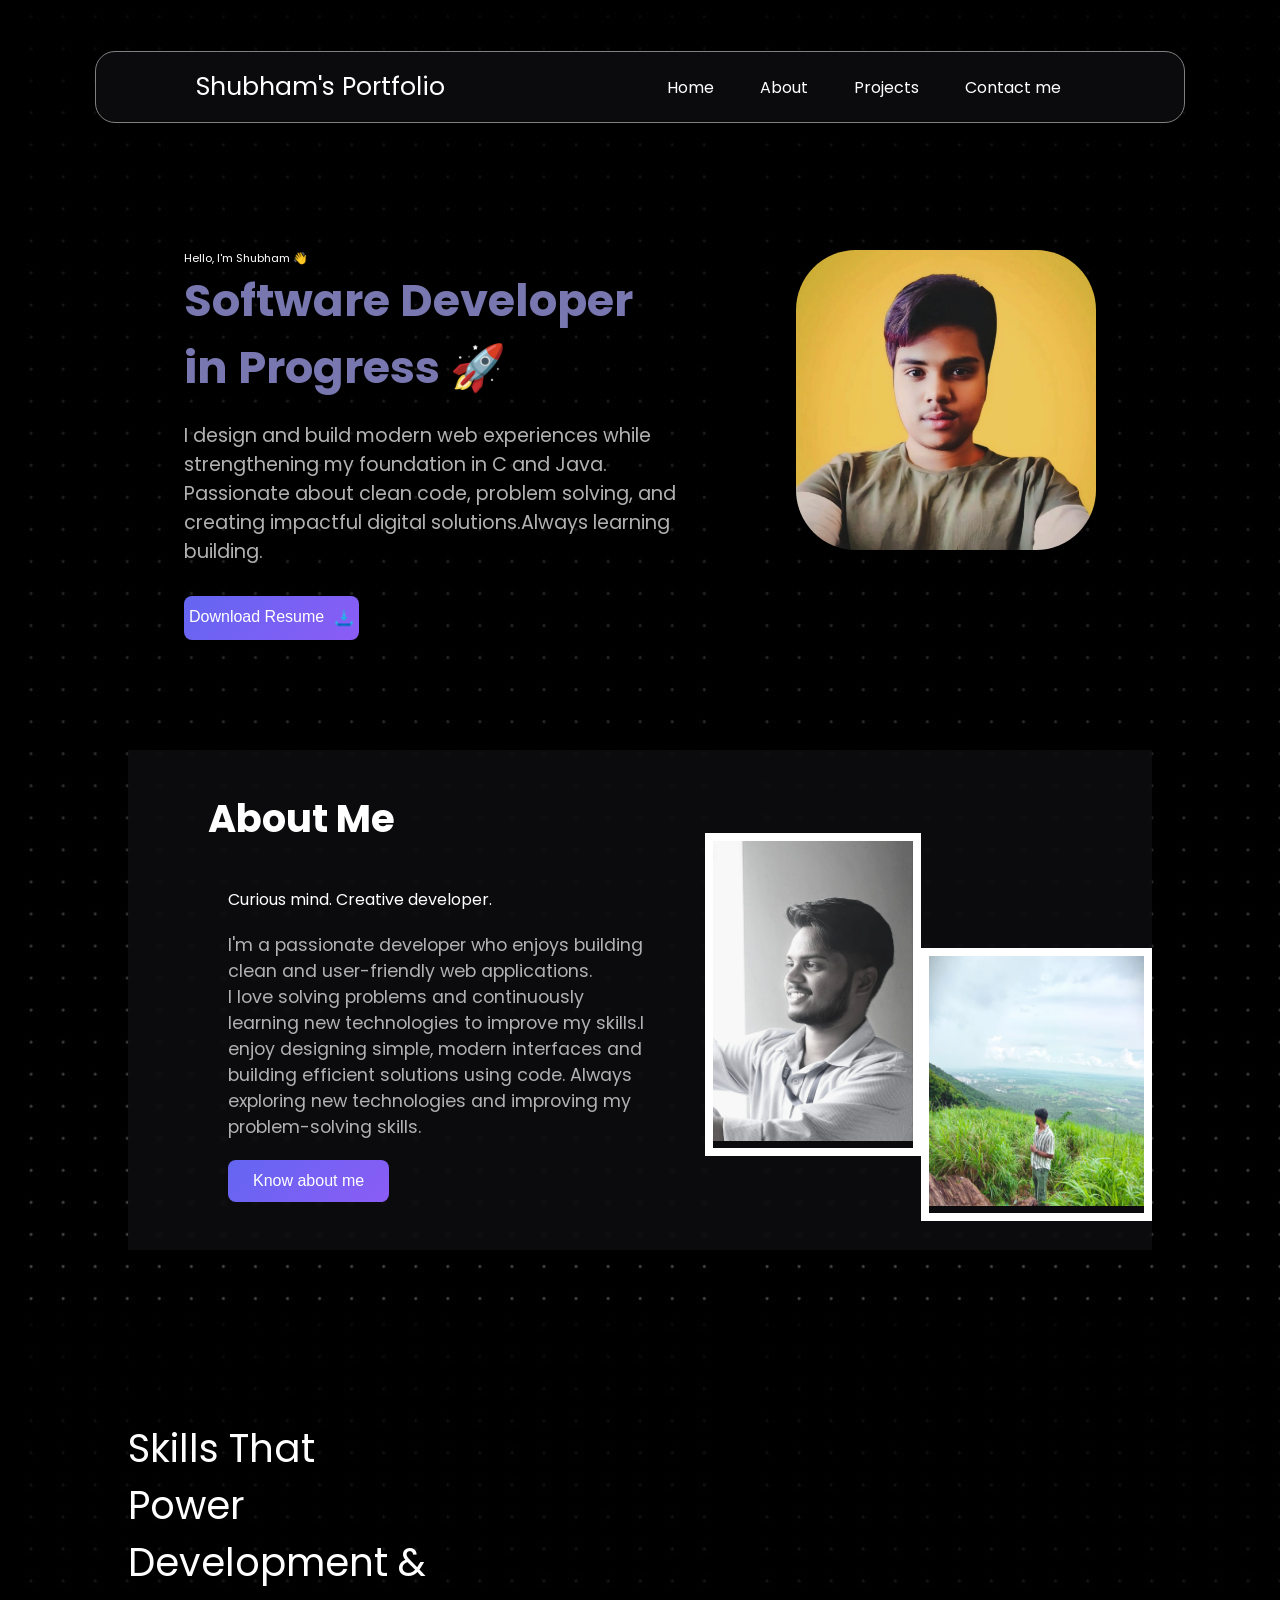
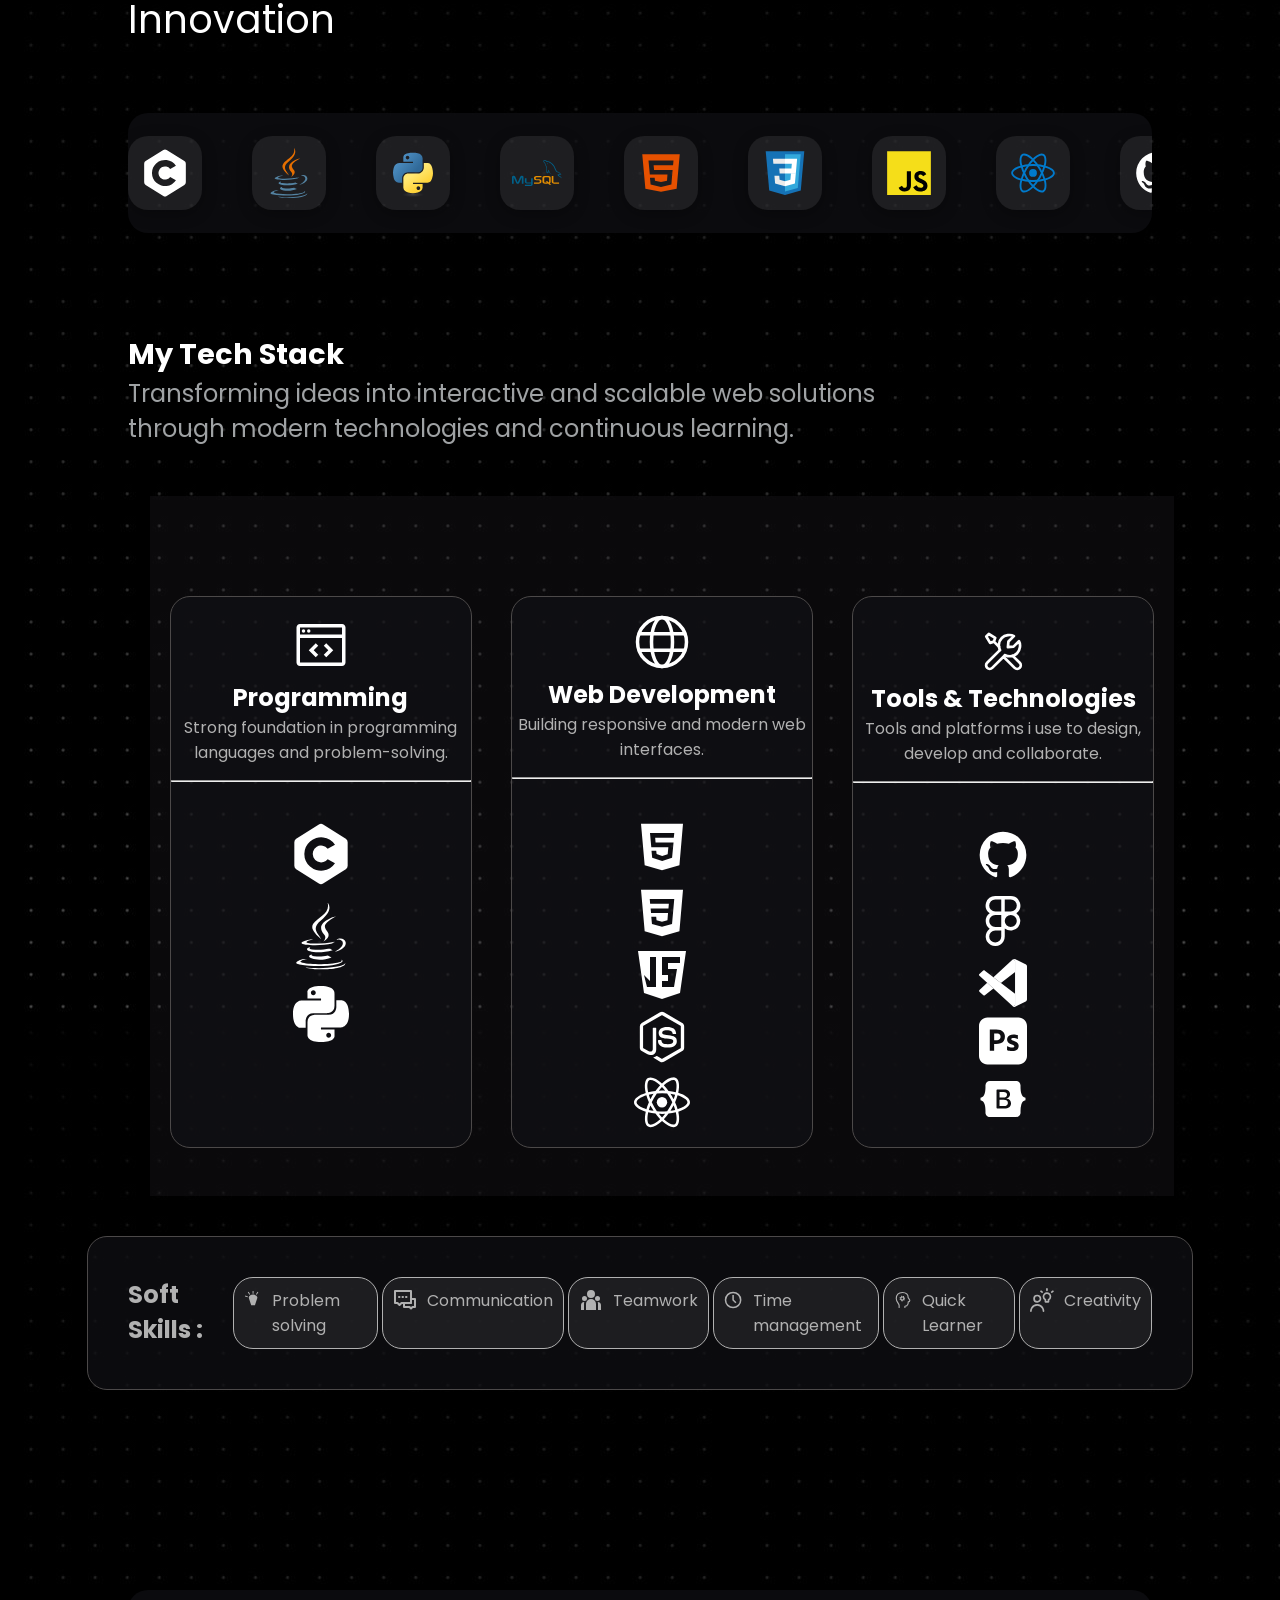
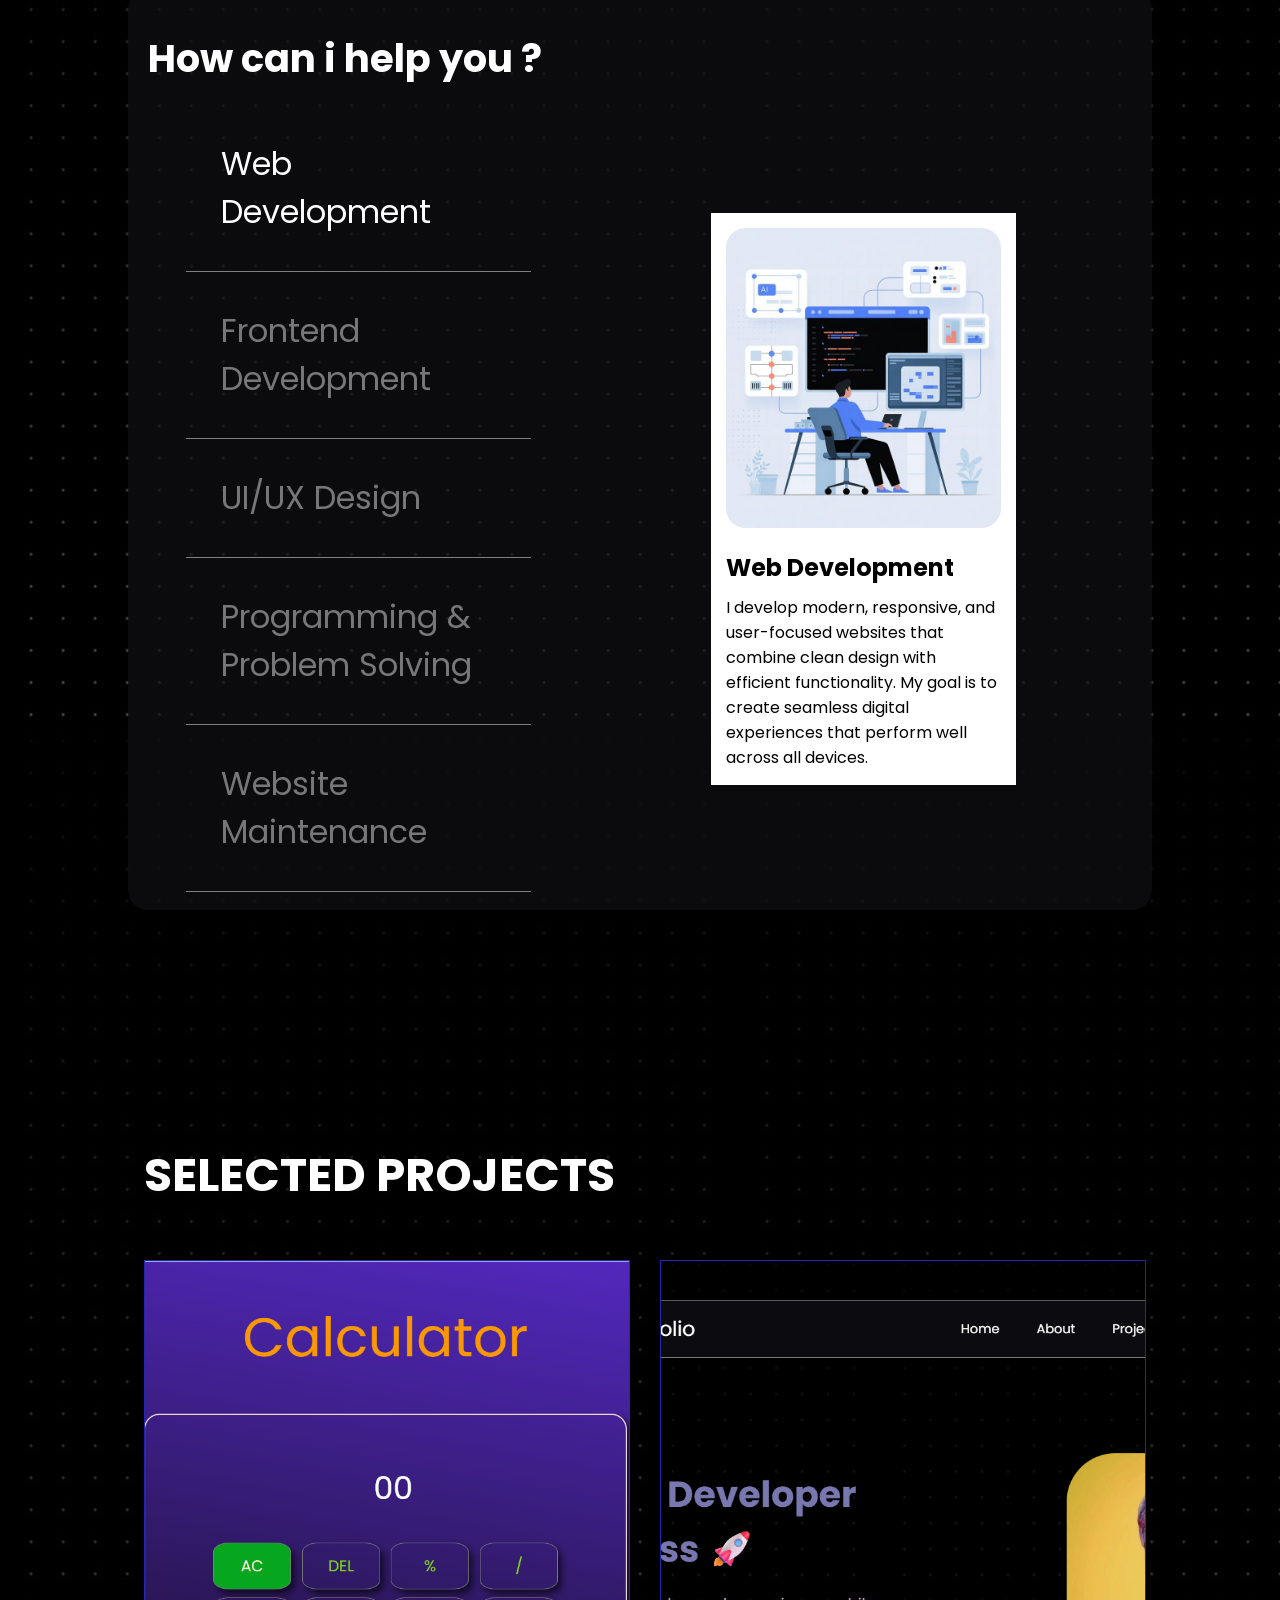
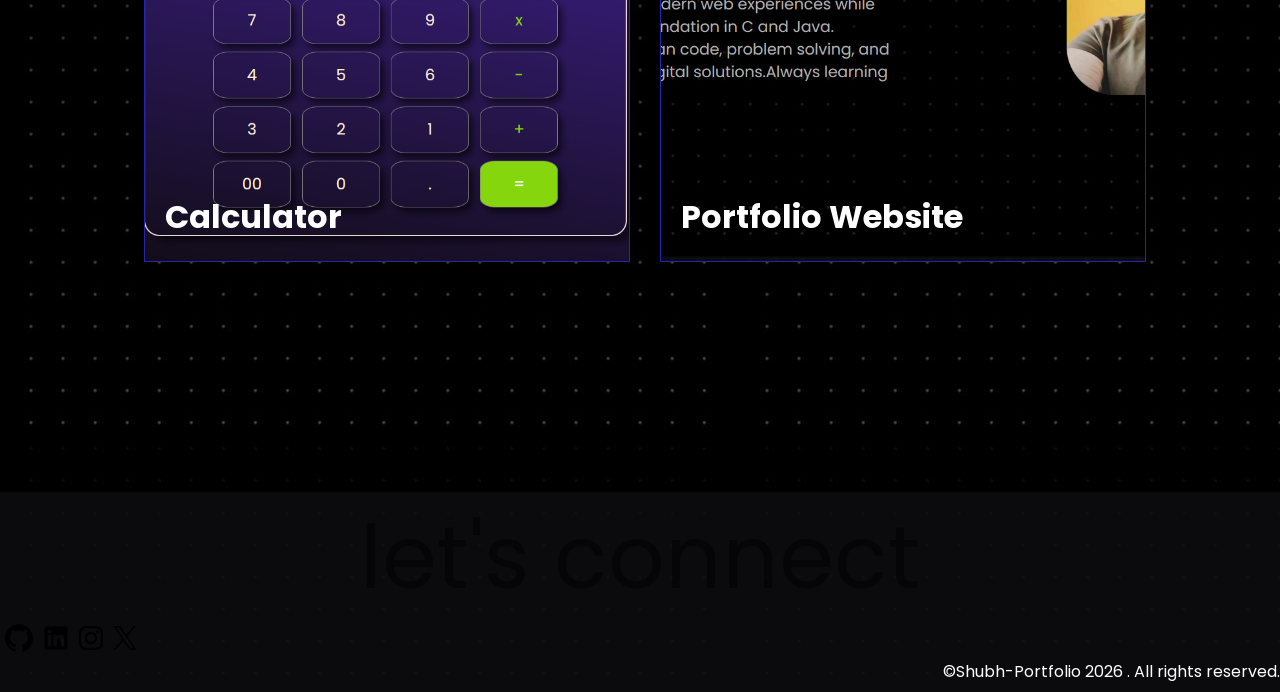
<file: index.html>
<!DOCTYPE html>
<html lang="en">

<head>
    <meta charset="UTF-8">
    <meta name="viewport" content="width=device-width, initial-scale=1.0">
    <title>Shubh-Portfolio</title>
    <link rel="icon" type="image/x-icon" href="about_pic.png.jpeg" style="border-radius: 50%;">
    <link rel="preconnect" href="https://fonts.googleapis.com">
    <link rel="preconnect" href="https://fonts.gstatic.com" crossorigin>
    <link
        href="https://fonts.googleapis.com/css2?family=Cinzel:wght@400..900&family=Poppins:wght@400;700&family=Source+Code+Pro:ital,wght@0,200..900;1,200..900&display=swap"
        rel="stylesheet">
    <link rel="stylesheet" href="style.css">
    <script src="function.js"></script>
</head>

<body>
    <header>
        <nav>
            <div class="left">Shubham's Portfolio</div>
            <div class="right">
                <ul>
                    <li><a href="index.html">Home</a></li>
                    <li><a href="about.html">About</a></li>
                    <li><a href="index.html#projects">Projects</a></li>
                    <li><a href="contact_page.html">Contact me</a></li>
                </ul>

            </div>
        </nav>
    </header>
    <main>
        <section class="firstSection ">
            <div class="leftSection">
                <div class="signeture">Hello, I'm Shubham 👋</div>
                <div class="heading"><b>Software Developer in Progress 🚀</b></div>
                <div class="text">I design and build modern web experiences while strengthening my foundation in C and
                    Java.
                    Passionate about clean code, problem solving, and creating impactful digital solutions.Always
                    learning building.
                </div>
                <div>
                    <a href="Shubham Deep Kabi_Curriculum vitae.pdf" download class="resume-btn">                   
                    <div class="button"><button>Download Resume
                            <image src="downlod.png" alt="Resume" style="height: 20px; width: 20px; margin-left: 10px;">
                        </button> </div></a>
                </div>
            </div>
            <div class="rightSection"><img src="my pic.jpg" style="height: 300px; width: auto;">
            </div>

        </section>
        <section class="secondSection">
            <div class="leftsection2">
                <div class="About"><b>About Me</b></div>
                <div class="text1">Curious mind. Creative developer.</div>
                <div class="text2">I'm a passionate developer who enjoys building clean and user-friendly web
                    applications.<br>I love solving problems and continuously learning new technologies to improve my
                    skills.I enjoy designing simple, modern interfaces and building efficient solutions using code.
                    Always exploring new technologies and improving my problem-solving skills.
                </div>
                <div>
                    <div class="button2"><button><a href="about.html">Know about me</a></button></div>
                </div>
            </div>
            <div class="rightsection2">
                <div class="img">
                    <div class="img1">
                        <img src="about 1.jpeg" style="height: 300px; width:200px;">
                    </div>
                    <div class="img2">
                        <img src="about2.jpeg" style="height: 250px; width:215px;">
                    </div>
                </div>
            </div>
        </section>
        <section class="thirdSection">

            <div class="upper">
                Skills That Power Development & Innovation
            </div>
            <div class="skills">
                <section class="scroll-section">

                    <div class="scroll-track" id="scrollTrack">
                        <svg xmlns="http://www.w3.org/2000/svg" width="1em" height="1em" viewBox="0 0 24 24">
                            <path d="M0 0h24v24H0z" fill="none" />
                            <path fill="currentColor" fill-rule="evenodd"
                                d="M11.199.914a1.5 1.5 0 0 1 1.602 0l8.5 5.369A1.5 1.5 0 0 1 22 7.55v8.898a1.5 1.5 0 0 1-.699 1.268l-8.5 5.368a1.5 1.5 0 0 1-1.602 0l-8.5-5.368A1.5 1.5 0 0 1 2 16.449V7.55a1.5 1.5 0 0 1 .699-1.268zm1.722 14.096a3.14 3.14 0 0 0 1.583-1.08l2.746 1.57a6.283 6.283 0 1 1 0-7l-2.746 1.57a3.142 3.142 0 1 0-1.583 4.94"
                                clip-rule="evenodd" />
                        </svg>

                        <svg xmlns="http://www.w3.org/2000/svg" width="15%" height="70%" viewBox="0 0 256 346">
                            <path fill="#5382a1"
                                d="M82.554 267.473s-13.198 7.675 9.393 10.272c27.369 3.122 41.356 2.675 71.517-3.034c0 0 7.93 4.972 19.003 9.279c-67.611 28.977-153.019-1.679-99.913-16.517m-8.262-37.814s-14.803 10.958 7.805 13.296c29.236 3.016 52.324 3.263 92.276-4.43c0 0 5.526 5.602 14.215 8.666c-81.747 23.904-172.798 1.885-114.296-17.532" />
                            <path fill="#e76f00"
                                d="M143.942 165.515c16.66 19.18-4.377 36.44-4.377 36.44s42.301-21.837 22.874-49.183c-18.144-25.5-32.059-38.172 43.268-81.858c0 0-118.238 29.53-61.765 94.6" />
                            <path fill="#5382a1"
                                d="M233.364 295.442s9.767 8.047-10.757 14.273c-39.026 11.823-162.432 15.393-196.714.471c-12.323-5.36 10.787-12.8 18.056-14.362c7.581-1.644 11.914-1.337 11.914-1.337c-13.705-9.655-88.583 18.957-38.034 27.15c137.853 22.356 251.292-10.066 215.535-26.195M88.9 190.48s-62.771 14.91-22.228 20.323c17.118 2.292 51.243 1.774 83.03-.89c25.978-2.19 52.063-6.85 52.063-6.85s-9.16 3.923-15.787 8.448c-63.744 16.765-186.886 8.966-151.435-8.183c29.981-14.492 54.358-12.848 54.358-12.848m112.605 62.942c64.8-33.672 34.839-66.03 13.927-61.67c-5.126 1.066-7.411 1.99-7.411 1.99s1.903-2.98 5.537-4.27c41.37-14.545 73.187 42.897-13.355 65.647c0 .001 1.003-.895 1.302-1.697" />
                            <path fill="#e76f00"
                                d="M162.439.371s35.887 35.9-34.037 91.101c-56.071 44.282-12.786 69.53-.023 98.377c-32.73-29.53-56.75-55.526-40.635-79.72C111.395 74.612 176.918 57.393 162.439.37" />
                            <path fill="#5382a1"
                                d="M95.268 344.665c62.199 3.982 157.712-2.209 159.974-31.64c0 0-4.348 11.158-51.404 20.018c-53.088 9.99-118.564 8.824-157.399 2.421c.001 0 7.95 6.58 48.83 9.201" />
                        </svg>
                        <svg xmlns="http://www.w3.org/2000/svg" width="15%" height="70%" viewBox="0 0 128 128">
                            <linearGradient id="SVGtryZab8W" x1="70.252" x2="170.659" y1="1237.476" y2="1151.089"
                                gradientTransform="matrix(.563 0 0 -.568 -29.215 707.817)"
                                gradientUnits="userSpaceOnUse">
                                <stop offset="0" stop-color="#5a9fd4" />
                                <stop offset="1" stop-color="#306998" />
                            </linearGradient>
                            <linearGradient id="SVGe9yX9dAA" x1="209.474" x2="173.62" y1="1098.811" y2="1149.537"
                                gradientTransform="matrix(.563 0 0 -.568 -29.215 707.817)"
                                gradientUnits="userSpaceOnUse">
                                <stop offset="0" stop-color="#ffd43b" />
                                <stop offset="1" stop-color="#ffe873" />
                            </linearGradient>
                            <path fill="url(#SVGtryZab8W)"
                                d="M63.391 1.988c-4.222.02-8.252.379-11.8 1.007c-10.45 1.846-12.346 5.71-12.346 12.837v9.411h24.693v3.137H29.977c-7.176 0-13.46 4.313-15.426 12.521c-2.268 9.405-2.368 15.275 0 25.096c1.755 7.311 5.947 12.519 13.124 12.519h8.491V67.234c0-8.151 7.051-15.34 15.426-15.34h24.665c6.866 0 12.346-5.654 12.346-12.548V15.833c0-6.693-5.646-11.72-12.346-12.837c-4.244-.706-8.645-1.027-12.866-1.008M50.037 9.557c2.55 0 4.634 2.117 4.634 4.721c0 2.593-2.083 4.69-4.634 4.69c-2.56 0-4.633-2.097-4.633-4.69c-.001-2.604 2.073-4.721 4.633-4.721"
                                transform="translate(0 10.26)" />
                            <path fill="url(#SVGe9yX9dAA)"
                                d="M91.682 28.38v10.966c0 8.5-7.208 15.655-15.426 15.655H51.591c-6.756 0-12.346 5.783-12.346 12.549v23.515c0 6.691 5.818 10.628 12.346 12.547c7.816 2.297 15.312 2.713 24.665 0c6.216-1.801 12.346-5.423 12.346-12.547v-9.412H63.938v-3.138h37.012c7.176 0 9.852-5.005 12.348-12.519c2.578-7.735 2.467-15.174 0-25.096c-1.774-7.145-5.161-12.521-12.348-12.521h-9.268zM77.809 87.927c2.561 0 4.634 2.097 4.634 4.692c0 2.602-2.074 4.719-4.634 4.719c-2.55 0-4.633-2.117-4.633-4.719c0-2.595 2.083-4.692 4.633-4.692"
                                transform="translate(0 10.26)" />
                            <radialGradient id="SVGda693d3X" cx="1825.678" cy="444.45" r="26.743"
                                gradientTransform="matrix(0 -.24 -1.055 0 532.979 557.576)"
                                gradientUnits="userSpaceOnUse">
                                <stop offset="0" stop-color="#b8b8b8" stop-opacity="0.498" />
                                <stop offset="1" stop-color="#7f7f7f" stop-opacity="0" />
                            </radialGradient>
                            <path fill="url(#SVGda693d3X)"
                                d="M97.309 119.597c0 3.543-14.816 6.416-33.091 6.416c-18.276 0-33.092-2.873-33.092-6.416s14.815-6.417 33.092-6.417c18.275 0 33.091 2.872 33.091 6.417"
                                opacity="0.444" />
                        </svg>
                        <svg xmlns="http://www.w3.org/2000/svg" width="15%" height="70%" viewBox="0 0 128 128">
                            <path fill="#00618a"
                                d="M0 91.313h4.242V74.566l6.566 14.598c.773 1.77 1.832 2.391 3.914 2.391s3.098-.621 3.871-2.391l6.566-14.598v16.746h4.242V74.594c0-1.633-.652-2.422-2-2.828c-3.223-1.004-5.383-.137-6.363 2.039l-6.441 14.41l-6.238-14.41c-.937-2.176-3.14-3.043-6.359-2.039c-1.348.406-2 1.195-2 2.828zM32.93 77.68h4.238v9.227c-.039.5.16 1.676 2.484 1.715h9.223V77.633h4.25c.02 0-.008 14.984-.008 15.047c.023 3.695-4.582 4.496-6.707 4.559H33.02v-2.852l13.414-.004c2.73-.285 2.406-1.645 2.406-2.098v-1.113h-9.012c-4.195-.039-6.863-1.871-6.898-3.977c-.004-.191.09-9.422 0-9.516zm0 0" />
                            <path fill="#e48e00"
                                d="M56.391 91.313h12.195c1.426 0 2.813-.301 3.914-.816c1.836-.84 2.73-1.984 2.73-3.48v-3.098c0-1.223-1.016-2.367-3.016-3.125c-1.059-.41-2.367-.625-3.629-.625h-5.141c-1.711 0-2.527-.516-2.73-1.656c-.039-.137-.039-.246-.039-.383V76.2c0-.109 0-.219.039-.355c.203-.867.652-1.113 2.16-1.25l.41-.027h12.109v-2.824H63.488c-1.711 0-2.609.109-3.426.352c-2.527.789-3.629 2.039-3.629 4.215v2.473c0 1.902 2.16 3.535 5.789 3.914l1.223.055h4.406c.164 0 .324 0 .449.027c1.344.109 1.914.355 2.324.844c.211.195.332.473.324.758v2.477c0 .297-.203.68-.609 1.004c-.367.328-.98.543-1.793.598l-.449.027H56.391zm45.297-4.922c0 2.91 2.164 4.539 6.523 4.867l1.227.055h11.051v-2.828h-11.133c-2.488 0-3.426-.625-3.426-2.121V71.738h-4.238V86.39zm-23.75.148V76.457c0-2.559 1.801-4.113 5.355-4.602a8 8 0 0 1 1.145-.082h8.047c.41 0 .777.027 1.188.082c3.555.488 5.352 2.043 5.352 4.602v10.082c0 2.078-.762 3.188-2.523 3.914l4.18 3.77h-4.926l-3.379-3.051l-3.402.215H84.44a9.2 9.2 0 0 1-2.492-.352c-2.699-.734-4.008-2.152-4.008-4.496zm4.578-.246c0 .137.039.273.082.438c.246 1.172 1.348 1.824 3.023 1.824h3.852l-3.539-3.195h4.926l3.086 2.789c.57-.305.941-.766 1.074-1.363c.039-.137.039-.273.039-.41v-9.668c0-.109 0-.246-.039-.383c-.246-1.09-1.348-1.715-2.984-1.715h-6.414c-1.879 0-3.105.816-3.105 2.098zm0 0" />
                            <path fill="#00618a"
                                d="M124.219 67.047c-2.605-.07-4.598.172-6.301.891c-.484.203-1.258.207-1.336.813c.266.281.309.699.52 1.039c.406.66 1.094 1.539 1.707 2l2.074 1.484c1.273.777 2.699 1.223 3.93 2c.723.461 1.441 1.039 2.148 1.559c.348.254.582.656 1.039.816v-.074c-.238-.305-.301-.723-.52-1.039l-.965-.965c-.941-1.25-2.137-2.348-3.41-3.262c-1.016-.727-3.281-1.711-3.707-2.891l-.074-.074c.719-.078 1.563-.34 2.223-.516c1.117-.301 2.113-.223 3.262-.52l1.559-.449v-.293c-.582-.598-.996-1.387-1.633-1.93c-1.656-1.41-3.469-2.824-5.336-4.004c-1.035-.652-2.312-1.074-3.41-1.629c-.367-.187-1.016-.281-1.262-.594c-.574-.734-.887-1.664-1.332-2.52l-2.668-5.633c-.562-1.285-.93-2.555-1.633-3.707c-3.363-5.535-6.988-8.875-12.602-12.156c-1.191-.699-2.633-.973-4.148-1.332l-2.449-.148c-.496-.211-1.012-.82-1.48-1.113c-1.859-1.176-6.629-3.73-8.008-.371c-.867 2.121 1.301 4.191 2.078 5.266c.543.754 1.242 1.598 1.629 2.445c.258.555.301 1.113.52 1.703c.539 1.453 1.008 3.031 1.707 4.375c.352.68.738 1.395 1.184 2c.273.371.742.539.816 1.113c-.457.641-.484 1.633-.742 2.445c-1.16 3.652-.723 8.191.965 10.898c.516.828 1.734 2.609 3.41 1.926c1.465-.598 1.137-2.445 1.555-4.078c.098-.367.039-.641.223-.887v.074l1.336 2.668c.988 1.59 2.738 3.25 4.223 4.371c.773.582 1.379 1.59 2.375 1.93V68.6h-.074c-.195-.297-.496-.422-.742-.664c-.582-.57-1.227-1.277-1.703-1.93c-1.352-1.832-2.547-3.84-3.633-5.93c-.52-.996-.973-2.098-1.41-3.113c-.168-.391-.164-.984-.516-1.184c-.48.742-1.187 1.344-1.559 2.223c-.594 1.402-.668 3.117-.891 4.891l-.148.074c-1.031-.25-1.395-1.312-1.777-2.223c-.973-2.305-1.152-6.02-.297-8.672c.219-.687 1.219-2.852.813-3.484c-.191-.633-.828-1-1.184-1.484a11.7 11.7 0 0 1-1.187-2.074c-.793-1.801-1.164-3.816-2-5.633c-.398-.871-1.074-1.75-1.629-2.523c-.617-.855-1.305-1.484-1.781-2.52c-.168-.367-.398-.957-.148-1.336c.078-.254.195-.359.445-.441c.43-.332 1.629.109 2.074.293c1.191.496 2.184.965 3.191 1.633c.48.32.969.941 1.555 1.113h.668c1.043.238 2.211.07 3.188.367c1.723.523 3.27 1.34 4.668 2.227c4.273 2.695 7.766 6.535 10.156 11.117c.387.738.551 1.441.891 2.223c.684 1.578 1.543 3.203 2.223 4.746s1.34 3.094 2.297 4.375c.504.672 2.453 1.031 3.336 1.406c.621.262 1.637.535 2.223.891c1.125.676 2.211 1.48 3.266 2.223c.523.375 2.141 1.188 2.223 1.855zM91.082 38.805a5.3 5.3 0 0 0-1.332.148v.074h.074c.258.535.715.879 1.035 1.336l.742 1.555l.074-.07c.461-.324.668-.844.668-1.633c-.187-.195-.211-.437-.371-.668c-.211-.309-.621-.48-.891-.742zm0 0" />
                        </svg>
                        <svg xmlns="http://www.w3.org/2000/svg" width="15%" height="80%" viewBox="0 0 32 32">
                            <path fill="#e65100"
                                d="m4 4l2 22l10 2l10-2l2-22Zm19.72 7H11.28l.29 3h11.86l-.802 9.335L15.99 25l-6.635-1.646L8.93 19h3.02l.19 2l3.86.77l3.84-.77l.29-4H8.84L8 8h16Z" />
                        </svg>
                        <svg xmlns="http://www.w3.org/2000/svg" width="15%" height="80%" viewBox="0 0 32 32">
                            <path fill="#1572b6" d="M5.902 27.201L3.656 2h24.688l-2.249 25.197L15.985 30z" />
                            <path fill="#33a9dc" d="m16 27.858l8.17-2.265l1.922-21.532H16z" />
                            <path fill="#fff" d="M16 13.191h4.09l.282-3.165H16V6.935h7.75l-.074.829l-.759 8.518H16z" />
                            <path fill="#ebebeb"
                                d="m16.019 21.218l-.014.004l-3.442-.93l-.22-2.465H9.24l.433 4.853l6.331 1.758l.015-.004z" />
                            <path fill="#fff"
                                d="m19.827 16.151l-.372 4.139l-3.447.93v3.216l6.336-1.756l.047-.522l.537-6.007z" />
                            <path fill="#ebebeb"
                                d="M16.011 6.935v3.091H8.545l-.062-.695l-.141-1.567l-.074-.829zM16 13.191v3.091h-3.399l-.062-.695l-.14-1.567l-.074-.829z" />
                        </svg>
                        <svg xmlns="http://www.w3.org/2000/svg" width="15%" height="80%" viewBox="0 0 32 32">
                            <path fill="#f5de19" d="M2 2h28v28H2z" />
                            <path
                                d="M20.809 23.875a2.87 2.87 0 0 0 2.6 1.6c1.09 0 1.787-.545 1.787-1.3c0-.9-.716-1.222-1.916-1.747l-.658-.282c-1.9-.809-3.16-1.822-3.16-3.964c0-1.973 1.5-3.476 3.853-3.476a3.89 3.89 0 0 1 3.742 2.107L25 18.128A1.79 1.79 0 0 0 23.311 17a1.145 1.145 0 0 0-1.259 1.128c0 .789.489 1.109 1.618 1.6l.658.282c2.236.959 3.5 1.936 3.5 4.133c0 2.369-1.861 3.667-4.36 3.667a5.06 5.06 0 0 1-4.795-2.691Zm-9.295.228c.413.733.789 1.353 1.693 1.353c.864 0 1.41-.338 1.41-1.653v-8.947h2.631v8.982c0 2.724-1.6 3.964-3.929 3.964a4.085 4.085 0 0 1-3.947-2.4Z" />
                        </svg>
                        <svg xmlns="http://www.w3.org/2000/svg" width="15%" height="80%" viewBox="0 0 32 32">
                            <circle cx="16" cy="15.974" r="2.5" fill="#007acc" />
                            <path fill="#007acc"
                                d="M16 21.706a28.4 28.4 0 0 1-8.88-1.2a11.3 11.3 0 0 1-3.657-1.958A3.54 3.54 0 0 1 2 15.974c0-1.653 1.816-3.273 4.858-4.333A28.8 28.8 0 0 1 16 10.293a28.7 28.7 0 0 1 9.022 1.324a11.4 11.4 0 0 1 3.538 1.866A3.4 3.4 0 0 1 30 15.974c0 1.718-2.03 3.459-5.3 4.541a28.8 28.8 0 0 1-8.7 1.191m0-10.217a28 28 0 0 0-8.749 1.282c-2.8.977-4.055 2.313-4.055 3.2c0 .928 1.349 2.387 4.311 3.4A27.2 27.2 0 0 0 16 20.51a27.6 27.6 0 0 0 8.325-1.13C27.4 18.361 28.8 16.9 28.8 15.974a2.33 2.33 0 0 0-1.01-1.573a10.2 10.2 0 0 0-3.161-1.654A27.5 27.5 0 0 0 16 11.489" />
                            <path fill="#007acc"
                                d="M10.32 28.443a2.64 2.64 0 0 1-1.336-.328c-1.432-.826-1.928-3.208-1.327-6.373a28.8 28.8 0 0 1 3.4-8.593a28.7 28.7 0 0 1 5.653-7.154a11.4 11.4 0 0 1 3.384-2.133a3.4 3.4 0 0 1 2.878 0c1.489.858 1.982 3.486 1.287 6.859a28.8 28.8 0 0 1-3.316 8.133a28.4 28.4 0 0 1-5.476 7.093a11.3 11.3 0 0 1-3.523 2.189a4.9 4.9 0 0 1-1.624.307m1.773-14.7a28 28 0 0 0-3.26 8.219c-.553 2.915-.022 4.668.75 5.114c.8.463 2.742.024 5.1-2.036a27.2 27.2 0 0 0 5.227-6.79a27.6 27.6 0 0 0 3.181-7.776c.654-3.175.089-5.119-.713-5.581a2.33 2.33 0 0 0-1.868.089A10.2 10.2 0 0 0 17.5 6.9a27.5 27.5 0 0 0-5.4 6.849Z" />
                            <path fill="#007acc"
                                d="M21.677 28.456c-1.355 0-3.076-.82-4.868-2.361a28.8 28.8 0 0 1-5.747-7.237a28.7 28.7 0 0 1-3.374-8.471a11.4 11.4 0 0 1-.158-4A3.4 3.4 0 0 1 8.964 3.9c1.487-.861 4.01.024 6.585 2.31a28.8 28.8 0 0 1 5.39 6.934a28.4 28.4 0 0 1 3.41 8.287a11.3 11.3 0 0 1 .137 4.146a3.54 3.54 0 0 1-1.494 2.555a2.6 2.6 0 0 1-1.315.324m-9.58-10.2a28 28 0 0 0 5.492 6.929c2.249 1.935 4.033 2.351 4.8 1.9c.8-.465 1.39-2.363.782-5.434A27.2 27.2 0 0 0 19.9 13.74a27.6 27.6 0 0 0-5.145-6.64c-2.424-2.152-4.39-2.633-5.191-2.169a2.33 2.33 0 0 0-.855 1.662a10.2 10.2 0 0 0 .153 3.565a27.5 27.5 0 0 0 3.236 8.1Z" />
                        </svg>

                        <svg xmlns="http://www.w3.org/2000/svg" width="15%" height="80%" viewBox="0 0 24 24">
                            <path fill="currentColor"
                                d="M12 2A10 10 0 0 0 2 12c0 4.42 2.87 8.17 6.84 9.5c.5.08.66-.23.66-.5v-1.69c-2.77.6-3.36-1.34-3.36-1.34c-.46-1.16-1.11-1.47-1.11-1.47c-.91-.62.07-.6.07-.6c1 .07 1.53 1.03 1.53 1.03c.87 1.52 2.34 1.07 2.91.83c.09-.65.35-1.09.63-1.34c-2.22-.25-4.55-1.11-4.55-4.92c0-1.11.38-2 1.03-2.71c-.1-.25-.45-1.29.1-2.64c0 0 .84-.27 2.75 1.02c.79-.22 1.65-.33 2.5-.33s1.71.11 2.5.33c1.91-1.29 2.75-1.02 2.75-1.02c.55 1.35.2 2.39.1 2.64c.65.71 1.03 1.6 1.03 2.71c0 3.82-2.34 4.66-4.57 4.91c.36.31.69.92.69 1.85V21c0 .27.16.59.67.5C19.14 20.16 22 16.42 22 12A10 10 0 0 0 12 2" />
                        </svg>
                        <svg xmlns="http://www.w3.org/2000/svg" width="15%" height="70%" viewBox="0 0 32 32">
                            <path d="M0 0h32v32H0z" fill="none" />
                            <path fill="#8bc34a"
                                d="M16 20.003v2h4a2 2 0 0 0 2-2v-2a2 2 0 0 0-2-2h-2v-2h4v-2h-4a2 2 0 0 0-2 2v2a2 2 0 0 0 2 2h2v2Z" />
                            <path fill="#8bc34a"
                                d="m16 3.003l-12 7v14l4 2h6v-13.5a.5.5 0 0 0-.5-.5h-1a.5.5 0 0 0-.5.5v11.5H8l-2-1.034V11.15l10-5.833l10 5.833v11.703l-10 5.833l-1.745-1.022L13 29.253l3 1.75l12-7v-14Z" />
                        </svg>

                        <svg xmlns="http://www.w3.org/2000/svg" width="15%" height="7p0%" viewBox="0 0 128 128">
                            <mask id="SVGescYAbDI" width="128" height="128" x="0" y="0" maskUnits="userSpaceOnUse"
                                style="mask-type:alpha">
                                <path fill="#fff" fill-rule="evenodd"
                                    d="M90.767 127.126a7.97 7.97 0 0 0 6.35-.244l26.353-12.681a8 8 0 0 0 4.53-7.209V21.009a8 8 0 0 0-4.53-7.21L97.117 1.12a7.97 7.97 0 0 0-9.093 1.548l-50.45 46.026L15.6 32.013a5.33 5.33 0 0 0-6.807.302l-7.048 6.411a5.335 5.335 0 0 0-.006 7.888L20.796 64L1.74 81.387a5.336 5.336 0 0 0 .006 7.887l7.048 6.411a5.33 5.33 0 0 0 6.807.303l21.974-16.68l50.45 46.025a8 8 0 0 0 2.743 1.793Zm5.252-92.183L57.74 64l38.28 29.058V34.943Z"
                                    clip-rule="evenodd" />
                            </mask>
                            <g mask="url(#SVGescYAbDI)">
                                <path fill="#0065a9"
                                    d="M123.471 13.82L97.097 1.12A7.97 7.97 0 0 0 88 2.668L1.662 81.387a5.333 5.333 0 0 0 .006 7.887l7.052 6.411a5.33 5.33 0 0 0 6.811.303l103.971-78.875c3.488-2.646 8.498-.158 8.498 4.22v-.306a8 8 0 0 0-4.529-7.208Z" />
                                <g filter="url(#SVGUBw6ic8w)">
                                    <path fill="#007acc"
                                        d="m123.471 114.181l-26.374 12.698A7.97 7.97 0 0 1 88 125.333L1.662 46.613a5.333 5.333 0 0 1 .006-7.887l7.052-6.411a5.33 5.33 0 0 1 6.811-.303l103.971 78.874c3.488 2.647 8.498.159 8.498-4.219v.306a8 8 0 0 1-4.529 7.208" />
                                </g>
                                <g filter="url(#SVGg9RgH3Uo)">
                                    <path fill="#1f9cf0"
                                        d="M97.098 126.882A7.98 7.98 0 0 1 88 125.333c2.952 2.952 8 .861 8-3.314V5.98c0-4.175-5.048-6.266-8-3.313a7.98 7.98 0 0 1 9.098-1.549L123.467 13.8A8 8 0 0 1 128 21.01v85.982a8 8 0 0 1-4.533 7.21z" />
                                </g>
                                <path fill="url(#SVGpqCa3cMW)" fill-rule="evenodd"
                                    d="M90.69 127.126a7.97 7.97 0 0 0 6.349-.244l26.353-12.681a8 8 0 0 0 4.53-7.21V21.009a8 8 0 0 0-4.53-7.21L97.039 1.12a7.97 7.97 0 0 0-9.093 1.548l-50.45 46.026l-21.974-16.68a5.33 5.33 0 0 0-6.807.302l-7.048 6.411a5.336 5.336 0 0 0-.006 7.888L20.718 64L1.662 81.386a5.335 5.335 0 0 0 .006 7.888l7.048 6.411a5.33 5.33 0 0 0 6.807.303l21.975-16.681l50.45 46.026a8 8 0 0 0 2.742 1.793m5.252-92.184L57.662 64l38.28 29.057z"
                                    clip-rule="evenodd" opacity="0.25" />
                            </g>
                            <defs>
                                <filter id="SVGUBw6ic8w" width="144.744" height="113.408" x="-8.411" y="22.594"
                                    color-interpolation-filters="sRGB" filterUnits="userSpaceOnUse">
                                    <feFlood flood-opacity="0" result="BackgroundImageFix" />
                                    <feColorMatrix in="SourceAlpha" result="hardAlpha"
                                        values="0 0 0 0 0 0 0 0 0 0 0 0 0 0 0 0 0 0 127 0" />
                                    <feOffset />
                                    <feGaussianBlur stdDeviation="4.167" />
                                    <feColorMatrix values="0 0 0 0 0 0 0 0 0 0 0 0 0 0 0 0 0 0 0.25 0" />
                                    <feBlend in2="BackgroundImageFix" mode="overlay" result="effect1_dropShadow_1_36" />
                                    <feBlend in="SourceGraphic" in2="effect1_dropShadow_1_36" result="shape" />
                                </filter>
                                <filter id="SVGg9RgH3Uo" width="56.667" height="144.007" x="79.667" y="-8.004"
                                    color-interpolation-filters="sRGB" filterUnits="userSpaceOnUse">
                                    <feFlood flood-opacity="0" result="BackgroundImageFix" />
                                    <feColorMatrix in="SourceAlpha" result="hardAlpha"
                                        values="0 0 0 0 0 0 0 0 0 0 0 0 0 0 0 0 0 0 127 0" />
                                    <feOffset />
                                    <feGaussianBlur stdDeviation="4.167" />
                                    <feColorMatrix values="0 0 0 0 0 0 0 0 0 0 0 0 0 0 0 0 0 0 0.25 0" />
                                    <feBlend in2="BackgroundImageFix" mode="overlay" result="effect1_dropShadow_1_36" />
                                    <feBlend in="SourceGraphic" in2="effect1_dropShadow_1_36" result="shape" />
                                </filter>
                                <linearGradient id="SVGpqCa3cMW" x1="63.922" x2="63.922" y1=".33" y2="127.67"
                                    gradientUnits="userSpaceOnUse">
                                    <stop stop-color="#fff" />
                                    <stop offset="1" stop-color="#fff" stop-opacity="0" />
                                </linearGradient>
                            </defs>
                        </svg>
                        <svg xmlns="http://www.w3.org/2000/svg" width="15%" height="80%" viewBox="0 0 32 32">
                            <path fill="#f4511e" d="M12 4h4v8h-4a4 4 0 0 1-4-4a4 4 0 0 1 4-4" />
                            <path fill="#ff8a65" d="M20 12h-4V4h4a4 4 0 0 1 4 4a4 4 0 0 1-4 4" />
                            <rect width="8" height="8" x="16" y="12" fill="#29b6f6" rx="4"
                                transform="rotate(180 20 16)" />
                            <path fill="#7c4dff" d="M12 12h4v8h-4a4 4 0 0 1-4-4a4 4 0 0 1 4-4" />
                            <path fill="#00e676" d="M12 20h4v4a4 4 0 0 1-4 4a4 4 0 0 1-4-4a4 4 0 0 1 4-4" />
                        </svg>
                        <svg xmlns="http://www.w3.org/2000/svg" width="15%" height="80%" viewBox="0 0 128 128">
                            <path fill="#001e36"
                                d="M22.667 1.6h82.666C117.867 1.6 128 11.733 128 24.267v79.466c0 12.534-10.133 22.667-22.667 22.667H22.667C10.133 126.4 0 116.267 0 103.733V24.267C0 11.733 10.133 1.6 22.667 1.6" />
                            <path fill="#31a8ff"
                                d="M45.867 33.333c-1.6 0-3.2 0-4.853.054c-1.654.053-3.201.053-4.641.107c-1.44.053-2.773.053-4.053.106c-1.227.053-2.08.053-2.987.053c-.373 0-.533.213-.533.587v54.88c0 .48.213.694.64.694h10.347c.373-.054.64-.374.586-.747v-17.12c1.013 0 1.76 0 2.294.053c.533.053 1.386.053 2.666.053c4.374 0 8.374-.48 12-1.813c3.467-1.28 6.454-3.52 8.587-6.507q3.2-4.48 3.2-11.36c0-2.4-.426-4.693-1.226-6.933A17 17 0 0 0 64 39.36a19.05 19.05 0 0 0-7.147-4.374c-2.987-1.12-6.613-1.653-10.986-1.653m1.19 10.505c1.9.036 3.75.368 5.476 1.068c1.547.587 2.827 1.654 3.734 3.04a8.8 8.8 0 0 1 1.227 4.748c0 2.346-.534 4.16-1.654 5.493c-1.174 1.333-2.667 2.347-4.373 2.827c-1.974.64-4.054.959-6.134.959h-2.827c-.64 0-1.332-.053-2.079-.106v-17.92c.373-.054 1.12-.107 2.187-.053c1.013-.054 2.239-.054 3.626-.054q.41-.01.817-.002m44.73 2.723c-3.787 0-6.934.586-9.44 1.866c-2.293 1.067-4.267 2.773-5.6 4.906c-1.173 1.974-1.814 4.16-1.814 6.454a11.45 11.45 0 0 0 1.227 5.44a13.8 13.8 0 0 0 4.054 4.533a32.6 32.6 0 0 0 7.573 3.84c2.613 1.013 4.373 1.813 5.227 2.506c.853.694 1.28 1.387 1.28 2.134c0 .96-.587 1.867-1.44 2.24c-.96.48-2.4.747-4.427.747c-2.133 0-4.267-.267-6.294-.8a22.8 22.8 0 0 1-6.613-2.613c-.16-.107-.32-.16-.48-.053c-.16.106-.213.319-.213.479v9.28c-.053.427.213.8.587 1.013a21.5 21.5 0 0 0 5.44 1.707c2.4.48 4.799.693 7.252.693c3.84 0 7.041-.586 9.654-1.706c2.4-.96 4.48-2.613 5.973-4.747a12.4 12.4 0 0 0 2.08-7.093a11.5 11.5 0 0 0-1.226-5.493c-1.014-1.814-2.454-3.307-4.214-4.427a38.6 38.6 0 0 0-8.213-3.894a49 49 0 0 1-3.787-1.76c-.693-.373-1.333-.853-1.813-1.44c-.32-.427-.533-.906-.533-1.386s.16-1.013.426-1.44c.374-.533.96-.907 1.653-1.067c1.014-.266 2.134-.427 3.2-.374c2.027 0 4 .267 5.974.694c1.814.373 3.52.96 5.12 1.814c.213.106.48.106.96 0a.66.66 0 0 0 .267-.534v-8.693c0-.214-.054-.427-.107-.64c-.107-.213-.32-.427-.533-.48A18.8 18.8 0 0 0 98.4 47.04a46 46 0 0 0-6.613-.48z" />
                        </svg>
                        <svg xmlns="http://www.w3.org/2000/svg" width="5%" height="90%" viewBox="0 0 128 128">
                            <path d="M0 0h128v128H0z" fill="none" />
                            <defs>
                                <linearGradient id="SVGog8GhbrR" x1="76.079" x2="523.48" y1="10.798" y2="365.95"
                                    gradientTransform="translate(1.11 14.613)scale(.24566)"
                                    gradientUnits="userSpaceOnUse">
                                    <stop offset="0" stop-color="#9013fe" />
                                    <stop offset="1" stop-color="#6610f2" />
                                </linearGradient>
                                <linearGradient id="SVGgmyambZz" x1="193.51" x2="293.51" y1="109.74" y2="278.87"
                                    gradientTransform="translate(0 52)" gradientUnits="userSpaceOnUse">
                                    <stop offset="0" stop-color="#fff" />
                                    <stop offset="1" stop-color="#f1e5fc" />
                                </linearGradient>
                                <filter id="SVGljEujZNk" width="197" height="249" x="161.9" y="135.46"
                                    color-interpolation-filters="sRGB" filterUnits="userSpaceOnUse">
                                    <feFlood flood-opacity="0" result="BackgroundImageFix" />
                                    <feColorMatrix in="SourceAlpha"
                                        values="0 0 0 0 0 0 0 0 0 0 0 0 0 0 0 0 0 0 127 0" />
                                    <feOffset dy="4" />
                                    <feGaussianBlur stdDeviation="8" />
                                    <feColorMatrix values="0 0 0 0 0 0 0 0 0 0 0 0 0 0 0 0 0 0 0.15 0" />
                                    <feBlend in2="BackgroundImageFix" result="effect1_dropShadow" />
                                    <feBlend in="SourceGraphic" in2="effect1_dropShadow" result="shape" />
                                </filter>
                            </defs>
                            <path fill="url(#SVGog8GhbrR)"
                                d="M14.985 27.712c-.237-6.815 5.072-13.099 12.249-13.099h73.54c7.177 0 12.486 6.284 12.249 13.099c-.228 6.546.068 15.026 2.202 21.94c2.141 6.936 5.751 11.319 11.664 11.883v6.387c-5.913.564-9.523 4.947-11.664 11.883c-2.134 6.914-2.43 15.394-2.202 21.94c.237 6.815-5.072 13.098-12.249 13.098h-73.54c-7.177 0-12.486-6.284-12.249-13.098c.228-6.546-.068-15.026-2.203-21.94c-2.14-6.935-5.76-11.319-11.673-11.883v-6.387c5.913-.563 9.533-4.947 11.673-11.883c2.135-6.914 2.43-15.394 2.203-21.94" />
                            <path fill="url(#SVGgmyambZz)"
                                d="M267.1 364.46c47.297 0 75.798-23.158 75.798-61.355c0-28.873-20.336-49.776-50.532-53.085v-1.203c22.185-3.609 39.594-24.211 39.594-47.219c0-32.783-25.882-54.138-65.322-54.138h-88.74v217zm-54.692-189.48h45.911c24.958 0 39.131 11.128 39.131 31.279c0 21.505-16.484 33.535-46.372 33.535h-38.67zm0 161.96v-71.431h45.602c32.661 0 49.608 12.03 49.608 35.49c0 23.459-16.484 35.941-47.605 35.941z"
                                filter="url(#SVGljEujZNk)" transform="translate(1.494 2.203)scale(.24566)" />
                        </svg>

                    </div>
                </section>
            </div>
        </section>
        <section class="s-1st">
            <div class=s-heading>
                <h1 class="skill-title">My Tech Stack</h1>
            </div>
            <div class="s-subheading">
                <p>
                    Transforming ideas into interactive and scalable web solutions through modern technologies and
                    continuous learning.
                </p>

            </div>
        </section>
        <section class="s-2nd">
            <div class="s-box1">
                <div class="program">
                    <svg xmlns="http://www.w3.org/2000/svg" width="3.5em" height="3.5em" viewBox="0 0 32 32">
                        <path d="M0 0h32v32H0z" fill="none" />
                        <path fill="currentColor"
                            d="m20.17 19l-2.59 2.59L19 23l4-4l-4-4l-1.42 1.41zm-8.34 0l2.59-2.59L13 15l-4 4l4 4l1.42-1.41z" />
                        <circle cx="9" cy="8" r="1" fill="currentColor" />
                        <circle cx="6" cy="8" r="1" fill="currentColor" />
                        <path fill="currentColor"
                            d="M28 4H4c-1.103 0-2 .898-2 2v20c0 1.103.897 2 2 2h24c1.103 0 2-.897 2-2V6c0-1.102-.897-2-2-2m0 2v4H4V6zM4 26V12h24v14z" />
                    </svg>
                    <h2>
                        Programming
                    </h2>
                    <p>
                        Strong foundation in programming languages and problem-solving.
                    </p>
                    <hr>
                </div>
                <div class="s-program">
                    <svg xmlns="http://www.w3.org/2000/svg" width="4em" height="4em" viewBox="0 0 24 24">
                        <path d="M0 0h24v24H0z" fill="none" />
                        <path fill="currentColor" fill-rule="evenodd"
                            d="M11.199.914a1.5 1.5 0 0 1 1.602 0l8.5 5.369A1.5 1.5 0 0 1 22 7.55v8.898a1.5 1.5 0 0 1-.699 1.268l-8.5 5.368a1.5 1.5 0 0 1-1.602 0l-8.5-5.368A1.5 1.5 0 0 1 2 16.449V7.55a1.5 1.5 0 0 1 .699-1.268zm1.722 14.096a3.14 3.14 0 0 0 1.583-1.08l2.746 1.57a6.283 6.283 0 1 1 0-7l-2.746 1.57a3.142 3.142 0 1 0-1.583 4.94"
                            clip-rule="evenodd" />
                    </svg>
                    <svg xmlns="http://www.w3.org/2000/svg" width="5em" height="5em" viewBox="0 0 24 24">
                        <path d="M0 0h24v24H0z" fill="none" />
                        <path fill="currentColor"
                            d="M15.347 14.228c.355-.258.904-.484.904-.484s-1.485.258-3 .42c-1.84.096-3.808.16-4.808 0C6.088 13.84 9.7 12.97 9.7 12.97s-1.42-.097-3.194.774c-2 .968 5.13 1.42 8.84.484m-3.29-1.29c-.775-1.678-3.26-3.13 0-5.679C16.088 4.033 13.991 2 13.991 2c.871 3.323-2.968 4.323-4.323 6.356c-.936 1.355.484 2.871 2.387 4.582m4.452-6.84s-6.872 1.742-3.582 5.484c.968 1.097-.258 2.098-.258 2.098s2.452-1.259 1.323-2.872c-1.032-1.484-1.871-2.226 2.517-4.71m-.226 10.518c-.032.032-.032.032-.032.096c5-1.322 3.194-4.678.774-3.807a.5.5 0 0 0-.323.258c.13-.032.258-.097.452-.129c1.13-.226 2.872 1.646-.871 3.582m1.807 2.452s.548.451-.646.806c-2.258.678-9.388.871-11.389.033c-.742-.323.646-.775 1.033-.872c.451-.096.677-.032.677-.032c-.774-.548-5.13 1.097-2.194 1.549c8.034 1.355 14.616-.517 12.519-1.484m-8.712-1.614c-3.032.872 1.872 2.646 5.776.968a7 7 0 0 1-1.097-.548c-1.775.355-2.55.355-4.13.193c-1.323-.16-.549-.613-.549-.613m7.034 3.808c-3.033.548-6.905.483-9.13.129c0 0 .451.355 2.806.548c3.582.226 9.13-.129 9.26-1.871c0 0-.226.71-2.936 1.194m-1.742-5.485c-2.323.451-3.678.451-5.356.258c-1.323-.13-.452-.774-.452-.774c-3.355 1.129 1.871 2.42 6.647 1c-.29-.097-.549-.258-.84-.484" />
                    </svg>
                    <svg xmlns="http://www.w3.org/2000/svg" width="3.5em" height="3.5em" viewBox="0 0 24 24">
                        <path d="M0 0h24v24H0z" fill="none" />
                        <g fill="none">
                            <g fill="currentColor" clip-path="url(#SVGXv8lpc2Y)">
                                <path
                                    d="M11.914 0C5.82 0 6.2 2.656 6.2 2.656l.007 2.752h5.814v.826H3.9S0 5.789 0 11.969s3.403 5.96 3.403 5.96h2.03v-2.867s-.109-3.42 3.35-3.42h5.766s3.24.052 3.24-3.148V3.202S18.28 0 11.913 0M8.708 1.85c.578 0 1.046.47 1.046 1.052c0 .581-.468 1.051-1.046 1.051s-1.046-.47-1.046-1.051c0-.582.467-1.052 1.046-1.052" />
                                <path
                                    d="M12.087 24c6.092 0 5.712-2.656 5.712-2.656l-.007-2.752h-5.814v-.826h8.123s3.9.445 3.9-5.735s-3.404-5.96-3.404-5.96h-2.03v2.867s.109 3.42-3.35 3.42H9.452s-3.24-.052-3.24 3.148v5.292S5.72 24 12.087 24m3.206-1.85c-.579 0-1.046-.47-1.046-1.052c0-.581.467-1.051 1.046-1.051c.578 0 1.046.47 1.046 1.051c0 .582-.468 1.052-1.046 1.052" />
                            </g>
                            <defs>
                                <clipPath id="SVGXv8lpc2Y">
                                    <path fill="#fff" d="M0 0h24v24H0z" />
                                </clipPath>
                            </defs>
                        </g>
                    </svg>
                </div>
            </div>
            <div class="s-box2">
                <div class="web-skill">
                    <svg xmlns="http://www.w3.org/2000/svg" width="3.5em" height="3.5em" viewBox="0 0 48 48">
                        <path d="M0 0h48v48H0z" fill="none" />
                        <g fill="none" stroke="currentColor" stroke-width="3">
                            <path stroke-linejoin="round" d="M3 24a21 21 0 1 0 42 0a21 21 0 1 0-42 0" />
                            <path stroke-linejoin="round" d="M15 24a9 21 0 1 1 18 0a9 21 0 1 1-18 0" />
                            <path stroke-linecap="round" d="M4.5 31h39m-39-14h39" />
                        </g>
                    </svg>

                    <h2>
                        Web Development
                    </h2>
                    <p>
                        Building responsive and modern web interfaces.
                    </p>
                    <hr>
                </div>
                <div class="s-web-skll">
                    <svg xmlns="http://www.w3.org/2000/svg" width="3.5em" height="3.5em" viewBox="0 0 24 24">
                        <path d="M0 0h24v24H0z" fill="none" />
                        <path fill="currentColor"
                            d="m3 2l1.578 17.824L12 22l7.467-2.175L21 2zm14.049 6.048H9.075l.172 2.016h7.697l-.626 6.565l-4.246 1.381l-4.281-1.455l-.288-2.932h2.024l.16 1.411l2.4.815l2.346-.763l.297-3.005H7.416l-.562-6.05h10.412z" />
                    </svg>
                    <svg xmlns="http://www.w3.org/2000/svg" width="3.5em" height="3.5em" viewBox="0 0 24 24">
                        <path d="M0 0h24v24H0z" fill="none" />
                        <path fill="currentColor"
                            d="m3 2l1.578 17.834L12 22l7.468-2.165L21 2zm13.3 14.722l-4.293 1.204H12l-4.297-1.204l-.297-3.167h2.108l.15 1.526l2.335.639l2.34-.64l.245-3.05h-7.27l-.187-2.006h7.64l.174-2.006H6.924l-.176-2.006h10.506z" />
                    </svg>
                    <svg xmlns="http://www.w3.org/2000/svg" width="3em" height="3em" viewBox="0 0 8 8">
                        <path d="M0 0h8v8H0z" fill="none" />
                        <path fill="currentColor"
                            d="m1 7l3 1l3-1l1-7H0m3 1v5H1.5L1 4l1 1V1m2 0h3v1H5v1h1.5L6 6H4V5h1V4H4" />
                    </svg>
                    <svg xmlns="http://www.w3.org/2000/svg" width="3.5em" height="3.5em" viewBox="0 0 24 24">
                        <path d="M0 0h24v24H0z" fill="none" />
                        <path fill="currentColor"
                            d="M11.174 22.555c.256.139.531.218.826.218s.59-.08.826-.178l7.848-4.572c.511-.297.826-.851.826-1.445V7.454c0-.593-.315-1.148-.826-1.444l-7.848-4.572a1.75 1.75 0 0 0-1.652 0L3.326 6.01A1.67 1.67 0 0 0 2.5 7.454v9.124c0 .594.315 1.148.826 1.445l2.065 1.188c1.003.494 1.358.494 1.81.494c1.475 0 2.32-.91 2.32-2.474V8.226a.24.24 0 0 0-.235-.237H8.283a.24.24 0 0 0-.236.237v9.005c0 .693-.728 1.386-1.889.792l-2.143-1.247c-.08-.04-.118-.138-.118-.218V7.435c0-.08.039-.179.118-.218l7.848-4.552c.058-.04.157-.04.235 0l7.849 4.552c.078.04.118.119.118.218v9.123c0 .1-.04.178-.118.218l-7.849 4.572c-.059.04-.157.04-.236 0L9.857 20.14c-.059-.04-.138-.06-.197-.02c-.55.317-.649.356-1.18.534c-.118.04-.314.119.079.337zm-.885-8.985c0 1.346.708 2.929 4.15 2.929c2.478 0 3.914-.99 3.914-2.731c0-1.702-1.141-2.158-3.56-2.474c-2.44-.317-2.695-.495-2.695-1.069c0-.475.217-1.108 2.026-1.108c1.613 0 2.222.356 2.459 1.444a.23.23 0 0 0 .216.179h1.042c.06 0 .118-.04.158-.08a.3.3 0 0 0 .059-.178c-.157-1.9-1.396-2.77-3.914-2.77c-2.242 0-3.58.95-3.58 2.553c0 1.721 1.338 2.196 3.481 2.414c2.577.258 2.774.634 2.774 1.148c0 .89-.708 1.267-2.36 1.267c-2.085 0-2.538-.515-2.695-1.564c0-.118-.098-.198-.216-.198h-1.023a.24.24 0 0 0-.236.238" />
                    </svg>
                    <svg xmlns="http://www.w3.org/2000/svg" width="3.5em" height="3.5em" viewBox="0 0 24 24">
                        <path d="M0 0h24v24H0z" fill="none" />
                        <g fill="none">
                            <g fill="currentColor" clip-path="url(#SVGXv8lpc2Y)">
                                <path
                                    d="M24 11.689c0-1.59-1.991-3.097-5.044-4.031c.705-3.111.392-5.587-.988-6.38a2.15 2.15 0 0 0-1.096-.273v1.09c.225 0 .406.045.558.128c.665.382.954 1.834.729 3.703c-.054.46-.142.944-.25 1.438a24 24 0 0 0-3.106-.533a24 24 0 0 0-2.035-2.446c1.595-1.482 3.092-2.294 4.11-2.294V1c-1.346 0-3.107.959-4.888 2.622C10.21 1.97 8.448 1.02 7.103 1.02v1.09c1.013 0 2.515.808 4.11 2.28c-.685.72-1.37 1.536-2.021 2.441a23 23 0 0 0-3.111.538q-.168-.734-.255-1.418c-.23-1.87.054-3.322.715-3.708c.146-.088.337-.128.562-.128v-1.09c-.41 0-.783.088-1.105.273c-1.375.793-1.683 3.263-.974 6.365C1.981 8.603 0 10.104 0 11.689c0 1.59 1.991 3.097 5.044 4.03c-.705 3.112-.392 5.588.988 6.38c.318.186.69.274 1.1.274c1.346 0 3.107-.959 4.888-2.622c1.78 1.653 3.541 2.602 4.887 2.602a2.2 2.2 0 0 0 1.105-.274c1.375-.792 1.683-3.262.974-6.364C22.019 14.781 24 13.274 24 11.689m-6.37-3.263a22 22 0 0 1-.66 1.932a26 26 0 0 0-1.345-2.319q1.044.153 2.006.387m-2.24 5.21a26 26 0 0 1-1.179 1.869a25.5 25.5 0 0 1-4.412.005a25.5 25.5 0 0 1-2.201-3.806a26 26 0 0 1 2.192-3.82a25.5 25.5 0 0 1 4.411-.006q.61.875 1.184 1.86q.557.961 1.018 1.946a27 27 0 0 1-1.013 1.952M16.97 13c.264.656.49 1.311.675 1.947c-.64.157-1.316.289-2.015.391A27 27 0 0 0 16.97 13m-4.96 5.22q-.684-.706-1.36-1.566c.44.02.89.035 1.345.035q.691.001 1.36-.035c-.44.573-.895 1.096-1.345 1.566m-3.64-2.882a22 22 0 0 1-2.006-.386c.181-.631.406-1.282.66-1.932c.201.39.412.782.642 1.174q.345.587.704 1.144m3.615-10.18q.684.706 1.36 1.566c-.44-.02-.89-.035-1.345-.035q-.691-.001-1.36.035c.44-.573.895-1.096 1.345-1.566M8.365 8.04a27 27 0 0 0-1.34 2.333a21 21 0 0 1-.675-1.947c.64-.152 1.316-.284 2.015-.386m-4.427 6.124c-1.732-.738-2.852-1.707-2.852-2.475s1.12-1.742 2.852-2.475c.42-.181.88-.343 1.355-.494c.279.958.646 1.956 1.1 2.979a23 23 0 0 0-1.085 2.964a15 15 0 0 1-1.37-.499m2.632 6.99c-.665-.38-.954-1.834-.729-3.702c.054-.46.142-.945.25-1.439c.958.235 2.005.416 3.106.534a24 24 0 0 0 2.035 2.446c-1.595 1.482-3.092 2.294-4.11 2.294a1.2 1.2 0 0 1-.552-.132m11.604-3.727c.23 1.869-.054 3.322-.715 3.708c-.146.088-.337.127-.562.127c-1.013 0-2.515-.807-4.11-2.28a23 23 0 0 0 2.021-2.44a23 23 0 0 0 3.111-.538q.171.74.255 1.423m1.883-3.263c-.42.181-.88.343-1.355.494a23.5 23.5 0 0 0-1.1-2.979c.45-1.017.811-2.01 1.085-2.964q.728.227 1.375.499c1.732.738 2.852 1.707 2.852 2.475c-.005.768-1.125 1.742-2.857 2.475" />
                                <path d="M11.995 13.925a2.236 2.236 0 1 0 0-4.472a2.236 2.236 0 0 0 0 4.472" />
                            </g>
                            <defs>
                                <clipPath id="SVGXv8lpc2Y">
                                    <path fill="#fff" d="M0 0h24v24H0z" />
                                </clipPath>
                            </defs>
                        </g>
                    </svg>
                </div>
            </div>
            </div>
            <div class="s-box3">
                <div class="tech">
                    <svg xmlns="http://www.w3.org/2000/svg" width="2.8em" height="2.7em" viewBox="0 0 24 24">
                        <path d="M0 0h24v24H0z" fill="none" />
                        <g fill="none" stroke="currentColor" stroke-linecap="round" stroke-linejoin="round"
                            stroke-width="1.5">
                            <path
                                d="m10.05 10.607l-7.07 7.07a2 2 0 0 0 0 2.83v0a2 2 0 0 0 2.828 0l7.07-7.072m4.315.365l3.878 3.878a2 2 0 0 1 0 2.828v0a2 2 0 0 1-2.828 0l-6.209-6.208M6.733 5.904L4.61 6.61L2.49 3.075l1.414-1.414L7.44 3.782zm0 0l2.83 2.83" />
                            <path
                                d="M10.05 10.607c-.844-2.153-.679-4.978 1.061-6.718s4.95-2.121 6.717-1.06l-3.04 3.04l-.283 3.111l3.111-.282l3.04-3.041c1.062 1.768.68 4.978-1.06 6.717c-1.74 1.74-4.564 1.905-6.717 1.061" />
                        </g>
                    </svg>

                    <h2>
                        Tools & Technologies
                    </h2>
                    <p>
                        Tools and platforms i use to design, develop and collaborate.
                    </p>
                    <hr>
                </div>
                <div class="tools">
                    <svg xmlns="http://www.w3.org/2000/svg" width="3.5em" height="3.5em" viewBox="0 0 24 24">
                        <path d="M0 0h24v24H0z" fill="none" />
                        <path fill="currentColor"
                            d="M12 2A10 10 0 0 0 2 12c0 4.42 2.87 8.17 6.84 9.5c.5.08.66-.23.66-.5v-1.69c-2.77.6-3.36-1.34-3.36-1.34c-.46-1.16-1.11-1.47-1.11-1.47c-.91-.62.07-.6.07-.6c1 .07 1.53 1.03 1.53 1.03c.87 1.52 2.34 1.07 2.91.83c.09-.65.35-1.09.63-1.34c-2.22-.25-4.55-1.11-4.55-4.92c0-1.11.38-2 1.03-2.71c-.1-.25-.45-1.29.1-2.64c0 0 .84-.27 2.75 1.02c.79-.22 1.65-.33 2.5-.33s1.71.11 2.5.33c1.91-1.29 2.75-1.02 2.75-1.02c.55 1.35.2 2.39.1 2.64c.65.71 1.03 1.6 1.03 2.71c0 3.82-2.34 4.66-4.57 4.91c.36.31.69.92.69 1.85V21c0 .27.16.59.67.5C19.14 20.16 22 16.42 22 12A10 10 0 0 0 12 2" />
                    </svg>
                    <svg xmlns="http://www.w3.org/2000/svg" width="3.5em" height="3.5em" viewBox="0 0 24 24">
                        <path d="M0 0h24v24H0z" fill="none" />
                        <path fill="currentColor" fill-rule="evenodd"
                            d="M8.667 1.25a4.083 4.083 0 0 0-2.36 7.417A4.08 4.08 0 0 0 4.584 12c0 1.376.681 2.594 1.725 3.333a4.083 4.083 0 1 0 6.442 3.333v-3.504a4.083 4.083 0 1 0 4.942-6.496a4.083 4.083 0 0 0-2.36-7.417zm2.583 13.333H8.667a2.583 2.583 0 1 1 0-5.166h2.583zM8.667 7.917h2.583V2.75H8.667a2.583 2.583 0 1 0 0 5.167m9.25-2.584a2.583 2.583 0 0 1-2.58 2.584H12.75V2.75h2.584a2.583 2.583 0 0 1 2.583 2.583m-5.167 6.664a2.583 2.583 0 0 1 2.58-2.58h.006a2.583 2.583 0 1 1-2.586 2.586zm-4.083 4.086a2.583 2.583 0 1 0 2.583 2.584v-2.584z"
                            clip-rule="evenodd" />
                    </svg>

                    <svg xmlns="http://www.w3.org/2000/svg" width="3em" height="3em" viewBox="0 0 24 24">
                        <path d="M0 0h24v24H0z" fill="none" />
                        <g fill="none">
                            <g fill="currentColor" clip-path="url(#SVGXv8lpc2Y)">
                                <path
                                    d="M.228 8.37s-.584-.427.117-.995L1.98 5.897s.467-.497.962-.064l15.081 11.542v5.534s-.007.87-1.11.774z" />
                                <path
                                    d="M4.116 11.937L.228 15.509s-.4.3 0 .837l1.805 1.66s.429.465 1.062-.065l4.121-3.158zm6.824.029l7.13-5.502l-.047-5.505s-.305-1.202-1.32-.576L7.216 9.11z" />
                                <path
                                    d="M16.912 23.69c.414.428.916.288.916.288l5.556-2.767c.711-.49.611-1.098.611-1.098V3.588c0-.726-.735-.977-.735-.977L18.444.264c-1.052-.657-1.741.119-1.741.119s.886-.645 1.32.576v21.85c0 .15-.032.297-.095.43c-.127.259-.402.5-1.062.4z" />
                            </g>
                            <defs>
                                <clipPath id="SVGXv8lpc2Y">
                                    <path fill="#fff" d="M0 0h24v24H0z" />
                                </clipPath>
                            </defs>
                        </g>
                    </svg>
                    <svg xmlns="http://www.w3.org/2000/svg" width="3em" height="3em" viewBox="0 0 128 128">
                        <path d="M0 0h128v128H0z" fill="none" />
                        <path fill="currentColor"
                            d="M22.666 1.6C10.133 1.6 0 11.734 0 24.268v79.464C0 116.266 10.133 126.4 22.666 126.4h82.668c12.533 0 22.666-10.134 22.666-22.668V24.268C128 11.734 117.867 1.6 105.334 1.6zm23.201 31.734c4.373 0 8 .532 10.986 1.652A19.05 19.05 0 0 1 64 39.361a17 17 0 0 1 3.894 6.079c.8 2.24 1.225 4.533 1.225 6.933q0 6.88-3.2 11.36c-2.132 2.986-5.118 5.227-8.585 6.507c-3.627 1.334-7.627 1.813-12 1.813c-1.28 0-2.135 0-2.668-.053s-1.28-.053-2.293-.053v17.12c.053.373-.213.694-.586.747H29.44c-.426 0-.638-.215-.638-.695V34.24c0-.373.16-.588.533-.588c.907 0 1.76 0 2.986-.052c1.28-.054 2.613-.052 4.053-.106c1.44-.053 2.987-.054 4.64-.107c1.654-.054 3.254-.053 4.854-.053zm1.19 10.504a19 19 0 0 0-.817.002c-1.386 0-2.613.001-3.627.055c-1.066-.054-1.812-.001-2.185.052v17.92c.746.054 1.438.106 2.078.106h2.828c2.08 0 4.16-.32 6.133-.96c1.707-.48 3.2-1.494 4.373-2.827c1.12-1.334 1.654-3.146 1.654-5.493a8.8 8.8 0 0 0-1.226-4.746c-.907-1.386-2.188-2.454-3.735-3.04c-1.727-.7-3.576-1.033-5.476-1.07zm44.73 2.723c2.187 0 4.427.158 6.613.478c1.6.213 3.146.642 4.586 1.229c.214.053.427.265.533.478c.054.213.108.427.108.64v8.694a.66.66 0 0 1-.266.533c-.48.107-.747.107-.96 0c-1.6-.853-3.308-1.439-5.122-1.812c-1.973-.427-3.946-.695-5.972-.695c-1.067-.054-2.188.108-3.201.374c-.694.16-1.28.534-1.653 1.067c-.266.427-.426.96-.426 1.44s.214.96.534 1.386c.48.587 1.119 1.068 1.812 1.442a49 49 0 0 0 3.787 1.757c2.88.96 5.653 2.295 8.213 3.895c1.76 1.12 3.2 2.614 4.213 4.427a11.5 11.5 0 0 1 1.228 5.493a12.4 12.4 0 0 1-2.082 7.093a13.36 13.36 0 0 1-5.972 4.746c-2.614 1.12-5.814 1.707-9.654 1.707c-2.454 0-4.852-.213-7.252-.693a21.5 21.5 0 0 1-5.44-1.707c-.373-.213-.641-.587-.588-1.014V78.24c0-.16.053-.374.213-.48c.16-.107.32-.052.48.054a22.8 22.8 0 0 0 6.614 2.614c2.027.533 4.161.799 6.295.799c2.026 0 3.466-.267 4.426-.747c.853-.373 1.439-1.28 1.439-2.24c0-.746-.426-1.441-1.28-2.135c-.853-.693-2.613-1.492-5.226-2.505a32.6 32.6 0 0 1-7.574-3.84a13.8 13.8 0 0 1-4.053-4.533a11.44 11.44 0 0 1-1.226-5.44c0-2.293.639-4.48 1.812-6.453c1.333-2.133 3.308-3.84 5.602-4.906c2.506-1.28 5.652-1.867 9.44-1.867z" />
                    </svg>
                    <svg xmlns="http://www.w3.org/2000/svg" width="3em" height="3em" viewBox="0 0 24 24">
                        <path d="M0 0h24v24H0z" fill="none" />
                        <path fill="currentColor"
                            d="M5.423 3.038c-1.284 0-2.233 1.124-2.19 2.342c.04 1.171-.013 2.688-.395 3.924c-.383 1.24-1.03 2.026-2.088 2.127v1.138c1.058.101 1.705.887 2.088 2.127c.382 1.237.435 2.753.394 3.924c-.042 1.218.907 2.342 2.192 2.342h13.154c1.284 0 2.234-1.124 2.192-2.342c-.041-1.171.012-2.687.393-3.924c.384-1.24 1.03-2.026 2.087-2.127v-1.138c-1.058-.101-1.703-.887-2.087-2.127c-.381-1.236-.434-2.753-.393-3.924c.042-1.218-.908-2.342-2.192-2.342zm10.581 11.033c0 1.678-1.251 2.696-3.328 2.696H9.14a.38.38 0 0 1-.382-.381V7.614a.38.38 0 0 1 .382-.38h3.515c1.732 0 2.869.937 2.869 2.378c0 1.01-.765 1.916-1.739 2.074v.053c1.326.145 2.22 1.064 2.22 2.332M12.29 8.442h-2.016v2.848h1.698c1.313 0 2.036-.529 2.036-1.474c0-.885-.622-1.374-1.718-1.374m-2.016 3.977v3.139h2.09c1.367 0 2.09-.549 2.09-1.58c0-1.03-.743-1.559-2.178-1.559z" />
                    </svg>
                </div>
            </div>

        </section>
        <section class="s-soft">

            <div class="SoftSkills">
                <h2>Soft Skills :</h2>
                <div class="soft">
                    <svg xmlns="http://www.w3.org/2000/svg" width="1.5em" height="1.5em" viewBox="0 0 1200 1200">
                        <path d="M0 0h1200v1200H0z" fill="none" />
                        <path fill="currentColor"
                            d="M567.663 0v190.423h64.679V0h-64.685zm-264.11 57.225l-52.992 37.103l109.203 155.946l52.963-37.104zm592.886 0L787.268 213.171l52.971 37.104L949.44 94.328l-52.992-37.103zm-296.45 185.299c-158.227 0-286.493 96.083-286.493 214.625l162.772 492.948h247.47l162.758-492.948c0-118.54-128.258-214.625-286.492-214.625zM85.465 299.673l-22.099 60.814l178.849 65.114l22.181-60.785l-178.935-65.143zm1029.062 0l-178.936 65.148l2２．１０６ ６０．７９２l１７８．９３６－６５．１２５zM２５５．７５６ ５７７．６８１l－１８３．９ ４９．３２６l１６．６８６ ６２．４３１l１８３．９－４９．２５５l－１６．６８３－６２．５０２zm６８８．４８ ０l－１６．６７４ ６２．５０１l１８３．９ ４９．２４７l１６．６７４－６２．４３２l－１８３．９－４９．３１８zM４７２．６６ ９８６．０３２v８５．６８６h２５４．６８７v－８５．６７３H４７２．６ sixty-onezm０ １２８．２８２V１２００h２５４．６８７v－８５．６７２H４７２．６ sixty-onez" />
                    </svg>
                    <p>Problem solving</p>
                </div>
                <div class="soft"><svg xmlns="http://www.w3.org/2000/svg" width="1.5em" height="1.5em"
                        viewBox="0 0 48 48">
                        <path d="M0 0h48v48H0z" fill="none" />
                        <g fill="none" stroke="currentColor" stroke-linecap="round" stroke-width="4">
                            <path stroke-linejoin="round" d="M33 38H22v-8h14v-8h8v16h-5l-3 3z" />
                            <path stroke-linejoin="round" d="M4 6h32v24H17l-4 4l-4-4H4z" />
                            <path d="M19 18h1m6 0h1m-15 0h1" />
                        </g>
                    </svg>
                    <p>Communication</p>
                </div>
                <div class="soft"><svg xmlns="http://www.w3.org/2000/svg" width="1.5em" height="1.5em"
                        viewBox="0 0 24 24">
                        <path d="M0 0h24v24H0z" fill="none" />
                        <path fill="currentColor"
                            d="M12 10a4 4 0 1 0 0-8a4 4 0 0 0 0 8m-6.5 3a2.5 2.5 0 1 0 0-5a2.5 2.5 0 0 0 0 5M21 10.5a2.5 2.5 0 1 1-5 0a2.5 2.5 0 0 1 5 0m-9 .5a5 5 0 0 1 5 5v6H7v-6a5 5 0 0 1 5-5m-7 5c0-.693.1-1.362.288-1.994l-.17.014A3.5 3.5 0 0 0 2 17.5V22h3zm17 6v-4.5a3.5 3.5 0 0 0-3.288-3.494c.187.632.288 1.301.288 1.994v6z" />
                    </svg>

                    <p>Teamwork</p>
                </div>
                <div class="soft">
                    <svg xmlns="http://www.w3.org/2000/svg" width="1.5em" height="1.5em" viewBox="0 0 24 24">
                        <path d="M0 0h24v24H0z" fill="none" />
                        <g fill="none">
                            <path d="M2 12C2 6.477 6.477 2 12 2s10 4.477 10 10s-4.477 10-10 10S2 17.523 2 12" />
                            <path stroke="currentColor" stroke-linecap="square" stroke-width="2"
                                d="M2 12C2 6.477 6.477 2 12 2s10 4.477 10 10s-4.477 10-10 10S2 17.523 2 12Z" />
                            <path stroke="currentColor" stroke-linecap="square" stroke-width="2" d="M12 6.5V12l3 3" />
                        </g>
                    </svg>

                    <p>Time management</p>
                </div>
                <div class="soft">
                    <svg xmlns="http://www.w3.org/2000/svg" width="1.5em" height="1.5em" viewBox="0 0 24 24">
                        <path d="M0 0h24v24H0z" fill="none" />
                        <g fill="none" stroke="currentColor" stroke-linecap="round" stroke-linejoin="round"
                            stroke-width="1.5">
                            <path
                                d="M6.818 22v-2.857C6.52 16.166 3 14.572 3 10c0-4.57 2.727-8.056 8.182-8c3.927.042 7.636 2.286 7.636 6.858L21 12.286c0 2.286-2.182 2.286-2.182 2.286s.546 5.714-4.364 5.714V22" />
                            <path d="M11 12a2 2 0 1 0 0-4a2 2 0 0 0 0 4" />
                            <path stroke-dasharray=".3 2" d="M11 13a3 3 0 1 0 0-6a3 3 0 0 0 0 6" />
                        </g>
                    </svg>
                    <p>Quick Learner</p>
                </div>
                <div class="soft">
                    <svg xmlns="http://www.w3.org/2000/svg" width="1.5em" height="1.5em" viewBox="0 0 14 14">
                        <path d="M0 0h14v14H0z" fill="none" />
                        <path fill="none" stroke="currentColor" stroke-linecap="round" stroke-linejoin="round"
                            d="M4.194 8.094a1.86 1.86 0 1 0 0-3.719a1.86 1.86 0 0 0 0 3.719M.523 13.479A3.7 3.7 0 0 1 1 11.705a3.71 3.71 0 0 1 3.195-1.868c1.31.003 2.55.727 3.195 1.868a3.7 3.7 0 0 1 .477 1.773m2.02-12.095v-.82m2.799 1.827l.671-.471m-6.271.471l-.672-.471m5.506 3.139a2.055 2.055 0 0 0-2.077-2.042a2.055 2.055 0 0 0-1.99 2.127a2.07 2.07 0 0 0 1.126 1.73v1a.227.227 0 0 0 .226.22h1.361a.227.227 0 0 0 .227-.22V6.855a2.07 2.07 0 0 0 1.128-1.797" />
                    </svg>
                    <p>Creativity</p>

                </div>
            </div>
        </section>
    </main>
    <section class="fourth-Section">
        <h1>How can i help you ? </h1>
        <div class="services">
            <div class="service-left">
                <div class="service-item active" onclick="changeService(
                    'Web Development',
                    'I develop modern, responsive, and user-focused websites that combine clean design with efficient functionality. My goal is to create seamless digital experiences that perform well across all devices.',
                        'webdevelopment.jpg'
                    )">
                    <p>Web Development</p>
                </div>
                <div class="service-item" onclick="changeService(
            'Frontend Development',
            'I build interactive and visually appealing user interfaces using modern web technologies. I focus on creating smooth, accessible, and engaging experiences for users.',
            'frontend.jpg')">
                    <p>Frontend Development</p>
                </div>

                <div class="service-item" onclick="changeService(
            'UI/UX Design',
            ' I design intuitive and user-centered interfaces that balance aesthetics with usability. Using Figma, I transform ideas into engaging digital experiences that are easy to navigate.',
            'uiux.jpg')">
                    <p>UI/UX Design</p>
                </div>

                <div class="service-item" onclick="changeService(
            'Programming & Problem Solving',
            'I enjoy solving real-world problems through code and continuously improving my programming skills. My approach emphasizes logical thinking, clean code, and efficient solutions.' ,
            'problemsolving.jpg')">
                    <p>Programming & Problem Solving</p>
                </div>
                <div class="service-item" onclick="changeService(
            'Website Maintenance',
            'I help keep websites secure, optimized, and up to date through regular improvements, performance enhancements, and bug fixes.',
            'maintenance.jpg')">
                    <p>Website Maintenance</p>
                </div>
            </div>

            <div class="service-right">

                <img id="serviceImage" src="webdevelopment.jpg" alt="webdevelopment">
                <h2 id="serviceTitle">
                    Web Development
                </h2>

                <p id="serviceText">
                    I develop modern, responsive, and user-focused websites that combine clean design with efficient
                    functionality. My goal is to create seamless digital experiences that perform well across all
                    devices.
                </p>

            </div>

        </div>

    </section>
    <section id="projects" class="projects-section">

    <h1>SELECTED PROJECTS</h1>

    <div class="projects-container">

        <div class="project-card">
            <img src="calculator.png" alt="Project">

            <div class="overlay">
                <a href="calculator.html" class="view-btn">View Project →</a>
            </div>

            <h2>Calculator</h2>
        </div>

        <div class="project-card">
            <img src="my portfolio.png" alt="Project">

            <div class="overlay">
                <a href="myportfolio.html" class="view-btn">View Project →</a>
            </div>

            <h2>Portfolio Website</h2>
        </div>

    </div>

</section>
    </main>
    <footer class="footer">
        <div class="middlepart"><a href="contact_page.html">let's connect</a></div>
        <div class="leftpart">
            <a href="https://github.com/" target="_blank">
                <svg xmlns="http://www.w3.org/2000/svg" width="28" height="28" viewBox="0 0 256 250">
                    <path fill="#000"
                        d="M128.001 0C57.317 0 0 57.307 0 128.001c0 56.554 36.676 104.535 87.535 121.46c6.397 1.185 8.746-2.777 8.746-6.158c0-3.052-.12-13.135-.174-23.83c-35.61 7.742-43.124-15.103-43.124-15.103c-5.823-14.795-14.213-18.73-14.213-18.73c-11.613-7.944.876-7.78.876-7.78c12.853.902 19.621 13.19 19.621 13.19c11.417 19.568 29.945 13.911 37.249 10.64c1.149-8.272 4.466-13.92 8.127-17.116c-28.431-3.236-58.318-14.212-58.318-63.258c0-13.975 5-25.394 13.188-34.358c-1.329-3.224-5.71-16.242 1.24-33.874c0 0 10.749-3.44 35.21 13.121c10.21-2.836 21.16-4.258 32.038-4.307c10.878.049 21.837 1.47 32.066 4.307c24.431-16.56 35.165-13.12 35.165-13.12c6.967 17.63 2.584 30.65 1.255 33.873c8.207 8.964 13.173 20.383 13.173 34.358c0 49.163-29.944 59.988-58.447 63.157c4.591 3.972 8.682 11.762 8.682 23.704c0 17.126-.148 30.91-.148 35.126c0 3.407 2.304 7.398 8.792 6.14C219.37 232.5 256 184.537 256 128.002C256 57.307 198.691 0 128.001 0m-80.06 182.34c-.282.636-1.283.827-2.194.39c-.929-.417-1.45-1.284-1.15-1.922c.276-.655 1.279-.838 2.205-.399c.93.418 1.46 1.293 1.139 1.931m6.296 5.618c-.61.566-1.804.303-2.614-.591c-.837-.892-.994-2.086-.375-2.66c.63-.566 1.787-.301 2.626.591c.838.903 1 2.088.363 2.66m4.32 7.188c-.785.545-2.067.034-2.86-1.104c-.784-1.138-.784-2.503.017-3.05c.795-.547 2.058-.055 2.861 1.075c.782 1.157.782 2.522-.019 3.08m7.304 8.325c-.701.774-2.196.566-3.29-.49c-1.119-1.032-1.43-2.496-.726-3.27c.71-.776 2.213-.558 3.315.49c1.11 1.03 1.45 2.505.701 3.27m9.442 2.81c-.31 1.003-1.75 1.459-3.199 1.033c-1.448-.439-2.395-1.613-2.103-2.626c.301-1.01 1.747-1.484 3.207-1.028c1.446.436 2.396 1.602 2.095 2.622m10.744 1.193c.036 1.055-1.193 1.93-2.715 1.95c-1.53.034-2.769-.82-2.786-1.86c0-1.065 1.202-1.932 2.733-1.958c1.522-.03 2.768.818 2.768 1.868m10.555-.405c.182 1.03-.875 2.088-2.387 2.37c-1.485.271-2.861-.365-3.05-1.386c-.184-1.056.893-2.114 2.376-2.387c1.514-.263 2.868.356 3.061 1.403" />
                </svg>
                <a href="https://www.linkedin.com/in/shubhamdeep-kabi-553b64346/" target="_blank">
                    <svg xmlns="http://www.w3.org/2000/svg" width="26" height="26" viewBox="0 0 56 56">
                        <path fill="#000" fill-rule="evenodd"
                            d="M45.608 45.607h-7.415V34.002c0-2.766-.048-6.326-3.853-6.326c-3.86 0-4.449 3.015-4.449 6.129v11.802h-7.407V21.745h7.108v3.263h.103c.99-1.877 3.409-3.855 7.016-3.855c7.51 0 8.897 4.94 8.897 11.367zM14.123 18.485a4.3 4.3 0 0 1-4.303-4.301a4.3 4.3 0 0 1 8.6 0a4.3 4.3 0 0 1-4.297 4.301m-3.714 27.122h7.423V21.745H10.41zM49.3 3H6.688C4.653 3 3 4.614 3 6.606v42.787c0 1.992 1.653 3.608 3.688 3.608H49.3c2.04 0 3.699-1.616 3.699-3.608V6.606C53 4.614 51.34 3 49.301 3" />
                    </svg>
                </a>
                <a href="https://www.instagram.com/shubhdeep_0x/" target="_blank">
                    <svg xmlns="http://www.w3.org/2000/svg" width="24" height="24" viewBox="0 0 256 256">
                        <path fill="#000"
                            d="M128 23.064c34.177 0 38.225.13 51.722.745c12.48.57 19.258 2.655 23.769 4.408c5.974 2.322 10.238 5.096 14.717 9.575s7.253 8.743 9.575 14.717c1.753 4.511 3.838 11.289 4.408 23.768c.615 13.498.745 17.546.745 51.723s-.13 38.226-.745 51.723c-.57 12.48-2.655 19.257-4.408 23.768c-2.322 5.974-5.096 10.239-9.575 14.718s-8.743 7.253-14.717 9.574c-4.511 1.753-11.289 3.839-23.769 4.408c-13.495.616-17.543.746-51.722.746s-38.228-.13-51.723-.746c-12.48-.57-19.257-2.655-23.768-4.408c-5.974-2.321-10.239-5.095-14.718-9.574c-4.479-4.48-7.253-8.744-9.574-14.718c-1.753-4.51-3.839-11.288-4.408-23.768c-.616-13.497-.746-17.545-.746-51.723s.13-38.225.746-51.722c.57-12.48 2.655-19.258 4.408-23.769c2.321-5.974 5.095-10.238 9.574-14.717c4.48-4.48 8.744-7.253 14.718-9.575c4.51-1.753 11.288-3.838 23.768-4.408c13.497-.615 17.545-.745 51.723-.745M128 0C93.237 0 88.878.147 75.226.77c-13.625.622-22.93 2.786-31.071 5.95c-8.418 3.271-15.556 7.648-22.672 14.764S9.991 35.738 6.72 44.155C3.555 52.297 1.392 61.602.77 75.226C.147 88.878 0 93.237 0 128s.147 39.122.77 52.774c.622 13.625 2.785 22.93 5.95 31.071c3.27 8.417 7.647 15.556 14.763 22.672s14.254 11.492 22.672 14.763c8.142 3.165 17.446 5.328 31.07 5.95c13.653.623 18.012.77 52.775.77s39.122-.147 52.774-.77c13.624-.622 22.929-2.785 31.07-5.95c8.418-3.27 15.556-7.647 22.672-14.763s11.493-14.254 14.764-22.672c3.164-8.142 5.328-17.446 5.95-31.07c.623-13.653.77-18.012.77-52.775s-.147-39.122-.77-52.774c-.622-13.624-2.786-22.929-5.95-31.07c-3.271-8.418-7.648-15.556-14.764-22.672S220.262 9.99 211.845 6.72c-8.142-3.164-17.447-5.328-31.071-5.95C167.122.147 162.763 0 128 0m0 62.27c-36.302 0-65.73 29.43-65.73 65.73s29.428 65.73 65.73 65.73c36.301 0 65.73-29.428 65.73-65.73c0-36.301-29.429-65.73-65.73-65.73m0 108.397c-23.564 0-42.667-19.103-42.667-42.667S104.436 85.333 128 85.333s42.667 19.103 42.667 42.667s-19.103 42.667-42.667 42.667m83.686-110.994c0 8.484-6.876 15.36-15.36 15.36s-15.36-6.876-15.36-15.36s6.877-15.36 15.36-15.36s15.36 6.877 15.36 15.36" />
                    </svg>
                </a>

                <a href="https://twitter.com/kabishubhamdeep" target="_blank">
                    <svg xmlns="http://www.w3.org/2000/svg" width="24" height="24" viewBox="0 0 128 128">
                        <path
                            d="M75.916 54.2L122.542 0h-11.05L71.008 47.06L38.672 0H1.376l48.898 71.164L1.376 128h11.05L55.18 78.303L89.328 128h37.296L75.913 54.2ZM60.782 71.79l-4.955-7.086l-39.42-56.386h16.972L65.19 53.824l4.954 7.086l41.353 59.15h-16.97L60.782 71.793Z" />
                    </svg>
                </a>
        </div>
        <div class="rightpart">
            <p> &copy;Shubh-Portfolio 2026 . All rights reserved.</p>
        </div>

    </footer>
</body>

</html>
</file>
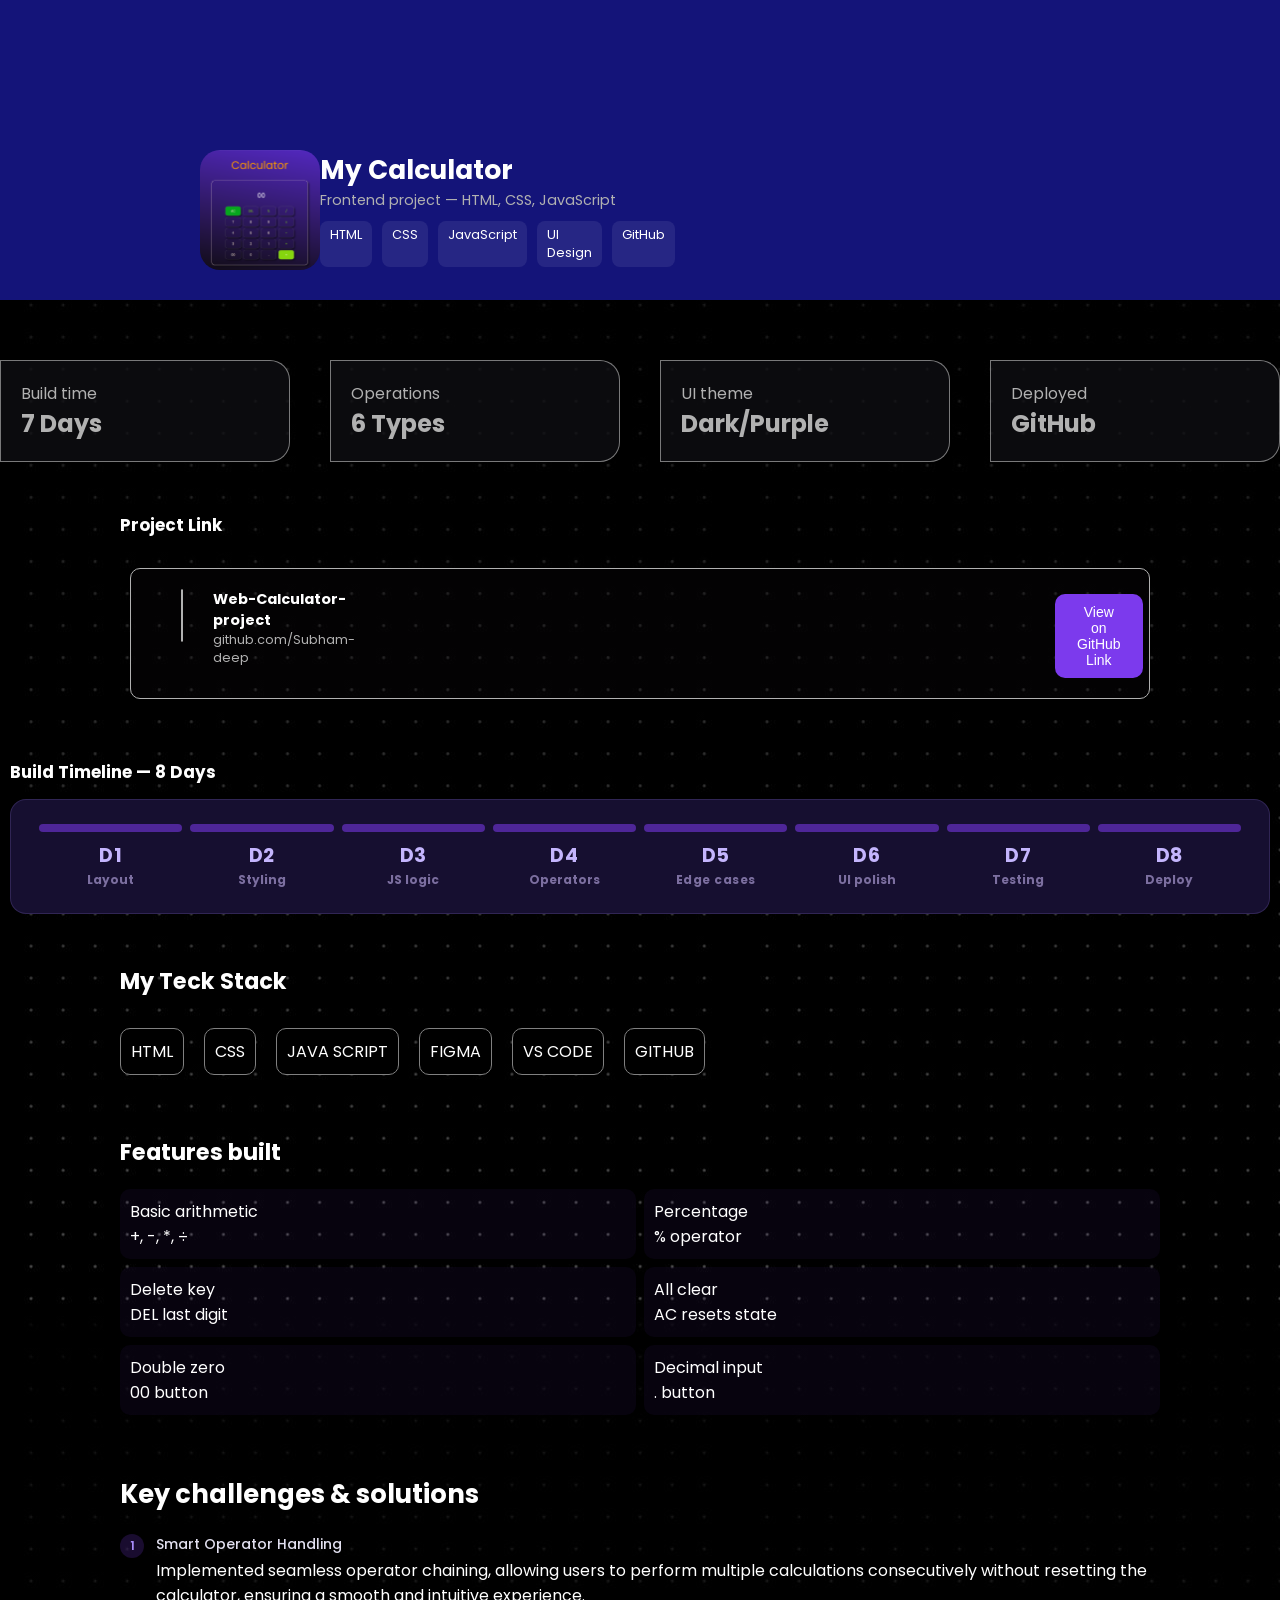
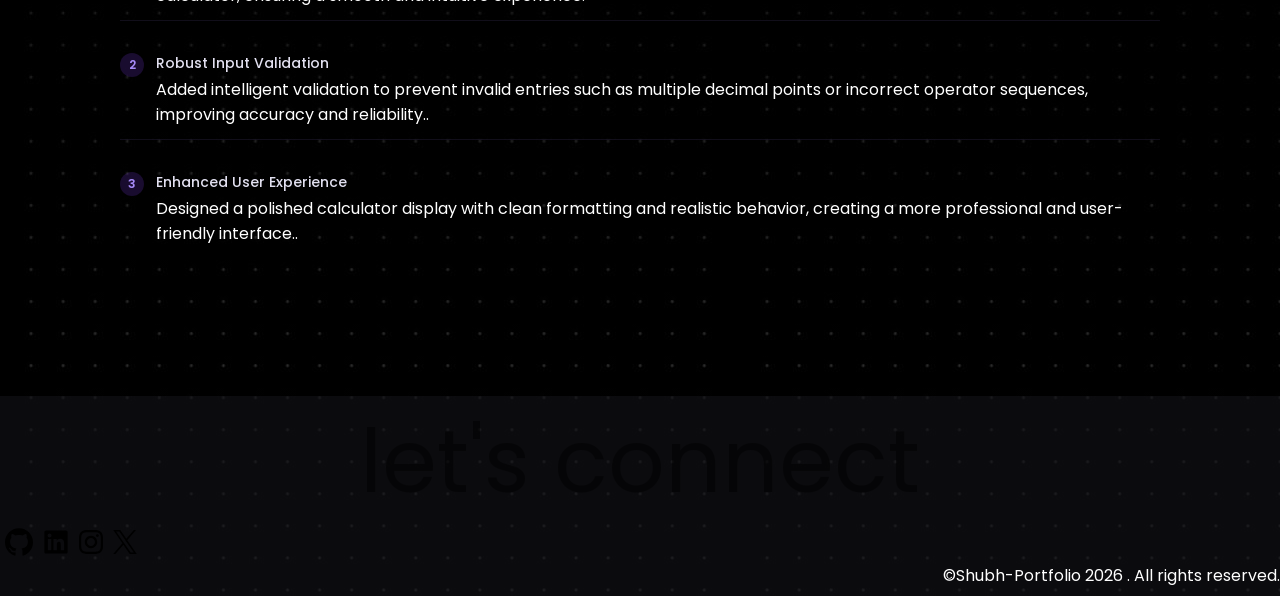
<file: calculator.html>
<!DOCTYPE html>
<html lang="en">

<head>
    <meta charset="UTF-8">
    <meta name="viewport" content="width=device-width, initial-scale=1.0">
    <title>Shubh-Portfolio</title>
    <link rel="icon" type="image/x-icon" href="about_pic.png.jpeg" style="border-radius: 50%;">
    <link rel="preconnect" href="https://fonts.googleapis.com">
    <link rel="preconnect" href="https://fonts.gstatic.com" crossorigin>
    <link
        href="https://fonts.googleapis.com/css2?family=Cinzel:wght@400..900&family=Poppins:wght@400;700&family=Source+Code+Pro:ital,wght@0,200..900;1,200..900&display=swap"
        rel="stylesheet">
    <link rel="stylesheet" href="style.css">
    <script src="function.js"></script>
</head>

<body>
    <section class="project-page1">
        <div class="left side">
            <div class="project-image">
                <img src="calculator.png" alt="Calculator Image">
            </div>
        </div>
        <div class="right-side">

            <div class="project-heading">
                <h1>My Calculator</h1>
            </div>
            <div class="project-description">
                <p>Frontend project — HTML, CSS, JavaScript</p>
            </div>

            <div class="project-skills">

                <p>HTML</p>
                <p>CSS</p>
                <p>JavaScript</p>
                <p>UI Design</p>
                <p>GitHub</p>
            </div>
        </div>
    </section>
    <section class="project-about">
        <div class="key-features">
            <p>Build time</p>
            <h1>7 Days</h1>
        </div>
        <div class="key-features">
            <p>Operations</p>
            <h1>6 Types</h1>
        </div>
        <div class="key-features">
            <p>UI theme</p>
            <h1>Dark/Purple</h1>
        </div>
        <div class="key-features">
            <p>Deployed</p>
            <h1>GitHub</h1>
        </div>
    </section>
    <section class="project-link">
        <div class="project-link-heading">
            <h1>Project Link</h1>
        </div>
        <div class="project-link-description">
            <div class="project-link-bar">
                <div class="project-link-github">
                    <svg xmlns="http://www.w3.org/2000/svg" width="4em" height="4em" viewBox="0 0 24 24">
                        <path d="M0 0h24v24H0z" fill="none" />
                        <g fill="none" stroke="currentColor" stroke-linecap="round" stroke-linejoin="round"
                            stroke-width="2">
                            <path stroke-dasharray="32"
                                d="M12 4c1.67 0 2.61 0.4 3 0.5c0.53 -0.43 1.94 -1.5 3.5 -1.5c0.34 1 0.29 2.22 0 3c0.75 1 1 2 1 3.5c0 2.19 -0.48 3.58 -1.5 4.5c-1.02 0.92 -2.11 1.37 -3.5 1.5c0.65 0.54 0.5 1.87 0.5 2.5c0 0.73 0 3 0 3M12 4c-1.67 0 -2.61 0.4 -3 0.5c-0.53 -0.43 -1.94 -1.5 -3.5 -1.5c-0.34 1 -0.29 2.22 0 3c-0.75 1 -1 2 -1 3.5c0 2.19 0.48 3.58 1.5 4.5c1.02 0.92 2.11 1.37 3.5 1.5c-0.65 0.54 -0.5 1.87 -0.5 2.5c0 0.73 0 3 0 3">
                                <animate fill="freeze" attributeName="stroke-dashoffset" dur="0.6s" values="32;0" />
                            </path>
                            <path stroke-dasharray="10" stroke-dashoffset="10"
                                d="M9 19c-1.41 0 -2.84 -0.56 -3.69 -1.19c-0.84 -0.63 -1.09 -1.66 -2.31 -2.31">
                                <animate fill="freeze" attributeName="stroke-dashoffset" begin="0.7s" dur="0.2s"
                                    to="0" />
                            </path>
                        </g>
                    </svg>

                    <div class="link">
                        <h1>
                            Web-Calculator-project
                        </h1>
                        <p>
                            github.com/Subham-deep
                        </p>
                    </div>

                    <div class="button-link">
                        <button>
                            <a href="https://github.com/Subham-deep/Web-Calculator-project-">View on GitHub
                                Link
                            </a>
                        </button>
                    </div>
                </div>
            </div>
        </div>
    </section>
    <section>
        <div class="timeline-section">
            <div class="timeline-label">
                <h1>Build Timeline — 8 Days</h1>
            </div>
            <div class="timeline-card">
                <div class="timeline-days">
                    <div class="timeline-day">
                        <div class="timeline-bar"></div>
                        <div class="timeline-day-label">
                            <span class="day-num">
                                <h1>D1</h1>
                            </span>
                            <span class="day-name">
                                <h1>Layout</h1>
                            </span>
                        </div>
                    </div>

                    <div class="timeline-day">
                        <div class="timeline-bar"></div>
                        <div class="timeline-day-label">
                            <span class="day-num">
                                <h1>D2</h1>
                            </span>
                            <span class="day-name">
                                <h1>Styling</h1>
                            </span>
                        </div>
                    </div>

                    <div class="timeline-day">
                        <div class="timeline-bar"></div>
                        <div class="timeline-day-label">
                            <span class="day-num">
                                <h1>D3</h1>
                            </span>
                            <span class="day-name">
                                <h1>JS logic</h1>
                            </span>
                        </div>
                    </div>

                    <div class="timeline-day">
                        <div class="timeline-bar"></div>
                        <div class="timeline-day-label">
                            <span class="day-num">
                                <h1>D4</h1>
                            </span>
                            <span class="day-name">
                                <h1>Operators</h1>
                            </span>
                        </div>
                    </div>

                    <div class="timeline-day">
                        <div class="timeline-bar"></div>
                        <div class="timeline-day-label">
                            <span class="day-num">
                                <h1>D5<h1>
                            </span>
                            <span class="day-name">
                                <h1>Edge cases</h1>
                            </span>
                        </div>
                    </div>

                    <div class="timeline-day">
                        <div class="timeline-bar"></div>
                        <div class="timeline-day-label">
                            <span class="day-num">
                                <h1>D6</h1>
                            </span>
                            <span class="day-name">
                                <h1>UI polish</h1>
                            </span>
                        </div>
                    </div>

                    <div class="timeline-day">
                        <div class="timeline-bar"></div>
                        <div class="timeline-day-label">
                            <span class="day-num">
                                <h1>D7</h1>
                            </span>
                            <span class="day-name">
                                <h1>Testing</h1>
                            </span>
                        </div>
                    </div>

                    <div class="timeline-day">
                        <div class="timeline-bar"></div>
                        <div class="timeline-day-label">
                            <span class="day-num">
                                <h1>D8</h1>
                            </span>
                            <span class="day-name">
                                <h1>Deploy</h1>
                            </span>
                        </div>
                    </div>

                </div>
            </div>
        </div>
    </section>
    <div>
        <div class="teck-stack">
            <h1>My Teck Stack</h1>
        </div>
        <div class="Stack">

            <p>HTML</p>
            <p>CSS</p>
            <p>JAVA SCRIPT</p>
            <p>FIGMA</p>
            <p>VS CODE</p>
            <p>GITHUB</p>

        </div>
    </div>

    <div class="cla-features">
        <div class="features-title">
            <h1>Features built</h1>
        </div>
        <div class="feature-box">
            <div class="features-grid">
                <div class="feature">
                   
                    <div>
                        <div class="feature-name">Basic arithmetic</div>
                        <div class="feature-sub">+, -, *, ÷</div>
                    </div>
                </div>
                <div class="feature">
                   
                    <div>
                        <div class="feature-name">Percentage</div>
                        <div class="feature-sub">% operator</div>
                    </div>
                </div>
                <div class="feature">

                    <div>
                        <div class="feature-name">Delete key</div>
                        <div class="feature-sub">DEL last digit</div>
                    </div>
                </div>
                <div class="feature">

                    <div>
                        <div class="feature-name">All clear</div>
                        <div class="feature-sub">AC resets state</div>
                    </div>
                </div>
                <div class="feature">

                    <div>
                        <div class="feature-name">Double zero</div>
                        <div class="feature-sub">00 button</div>
                    </div>
                </div>
                <div class="feature">

                    <div>
                        <div class="feature-name">Decimal input</div>
                        <div class="feature-sub">. button</div>
                    </div>
                </div>
            </div>
        </div>
    </div>
    <div class="key-challenge">
        <div class="keychallenge-title"><h1>Key challenges & solutions</h1></div>
        <div class="card">
            <div class="challenge">
                <div class="challenge-num">1</div>
                <div>
                    <div class="challenge-title">Smart Operator Handling</div>
                    <div class="challenge-desc">Implemented seamless operator chaining, allowing users to perform multiple calculations consecutively without resetting the calculator, ensuring a smooth and intuitive experience.</div>
                </div>
            </div>
            <div class="challenge">
                <div class="challenge-num">2</div>
                <div>
                    <div class="challenge-title">Robust Input Validation</div>
                    <div class="challenge-desc">Added intelligent validation to prevent invalid entries such as multiple decimal points or incorrect operator sequences, improving accuracy and reliability..</div>
                </div>
            </div>
            <div class="challenge">
                <div class="challenge-num">3</div>
                <div>
                    <div class="challenge-title">Enhanced User Experience</div>
                    <div class="challenge-desc">Designed a polished calculator display with clean formatting and realistic behavior, creating a more professional and user-friendly interface..</div>
                </div>
            </div>
        </div>
    </div>
    


    <footer class="footer">
        <div class="middlepart"><a href="contact_page.html">let's connect</a></div>
        <div class="leftpart">
            <a href="https://github.com/" target="_blank">
                <svg xmlns="http://www.w3.org/2000/svg" width="28" height="28" viewBox="0 0 256 250">
                    <path fill="#000"
                        d="M128.001 0C57.317 0 0 57.307 0 128.001c0 56.554 36.676 104.535 87.535 121.46c6.397 1.185 8.746-2.777 8.746-6.158c0-3.052-.12-13.135-.174-23.83c-35.61 7.742-43.124-15.103-43.124-15.103c-5.823-14.795-14.213-18.73-14.213-18.73c-11.613-7.944.876-7.78.876-7.78c12.853.902 19.621 13.19 19.621 13.19c11.417 19.568 29.945 13.911 37.249 10.64c1.149-8.272 4.466-13.92 8.127-17.116c-28.431-3.236-58.318-14.212-58.318-63.258c0-13.975 5-25.394 13.188-34.358c-1.329-3.224-5.71-16.242 1.24-33.874c0 0 10.749-3.44 35.21 13.121c10.21-2.836 21.16-4.258 32.038-4.307c10.878.049 21.837 1.47 32.066 4.307c24.431-16.56 35.165-13.12 35.165-13.12c6.967 17.63 2.584 30.65 1.255 33.873c8.207 8.964 13.173 20.383 13.173 34.358c0 49.163-29.944 59.988-58.447 63.157c4.591 3.972 8.682 11.762 8.682 23.704c0 17.126-.148 30.91-.148 35.126c0 3.407 2.304 7.398 8.792 6.14C219.37 232.5 256 184.537 256 128.002C256 57.307 198.691 0 128.001 0m-80.06 182.34c-.282.636-1.283.827-2.194.39c-.929-.417-1.45-1.284-1.15-1.922c.276-.655 1.279-.838 2.205-.399c.93.418 1.46 1.293 1.139 1.931m6.296 5.618c-.61.566-1.804.303-2.614-.591c-.837-.892-.994-2.086-.375-2.66c.63-.566 1.787-.301 2.626.591c.838.903 1 2.088.363 2.66m4.32 7.188c-.785.545-2.067.034-2.86-1.104c-.784-1.138-.784-2.503.017-3.05c.795-.547 2.058-.055 2.861 1.075c.782 1.157.782 2.522-.019 3.08m7.304 8.325c-.701.774-2.196.566-3.29-.49c-1.119-1.032-1.43-2.496-.726-3.27c.71-.776 2.213-.558 3.315.49c1.11 1.03 1.45 2.505.701 3.27m9.442 2.81c-.31 1.003-1.75 1.459-3.199 1.033c-1.448-.439-2.395-1.613-2.103-2.626c.301-1.01 1.747-1.484 3.207-1.028c1.446.436 2.396 1.602 2.095 2.622m10.744 1.193c.036 1.055-1.193 1.93-2.715 1.95c-1.53.034-2.769-.82-2.786-1.86c0-1.065 1.202-1.932 2.733-1.958c1.522-.03 2.768.818 2.768 1.868m10.555-.405c.182 1.03-.875 2.088-2.387 2.37c-1.485.271-2.861-.365-3.05-1.386c-.184-1.056.893-2.114 2.376-2.387c1.514-.263 2.868.356 3.061 1.403" />
                </svg>
                <a href="https://www.linkedin.com/in/shubhamdeep-kabi-553b64346/" target="_blank">
                    <svg xmlns="http://www.w3.org/2000/svg" width="26" height="26" viewBox="0 0 56 56">
                        <path fill="#000" fill-rule="evenodd"
                            d="M45.608 45.607h-7.415V34.002c0-2.766-.048-6.326-3.853-6.326c-3.86 0-4.449 3.015-4.449 6.129v11.802h-7.407V21.745h7.108v3.263h.103c.99-1.877 3.409-3.855 7.016-3.855c7.51 0 8.897 4.94 8.897 11.367zM14.123 18.485a4.3 4.3 0 0 1-4.303-4.301a4.3 4.3 0 0 1 8.6 0a4.3 4.3 0 0 1-4.297 4.301m-3.714 27.122h7.423V21.745H10.41zM49.3 3H6.688C4.653 3 3 4.614 3 6.606v42.787c0 1.992 1.653 3.608 3.688 3.608H49.3c2.04 0 3.699-1.616 3.699-3.608V6.606C53 4.614 51.34 3 49.301 3" />
                    </svg>
                </a>
                <a href="https://www.instagram.com/shubhdeep_0x/" target="_blank">
                    <svg xmlns="http://www.w3.org/2000/svg" width="24" height="24" viewBox="0 0 256 256">
                        <path fill="#000"
                            d="M128 23.064c34.177 0 38.225.13 51.722.745c12.48.57 19.258 2.655 23.769 4.408c5.974 2.322 10.238 5.096 14.717 9.575s7.253 8.743 9.575 14.717c1.753 4.511 3.838 11.289 4.408 23.768c.615 13.498.745 17.546.745 51.723s-.13 38.226-.745 51.723c-.57 12.48-2.655 19.257-4.408 23.768c-2.322 5.974-5.096 10.239-9.575 14.718s-8.743 7.253-14.717 9.574c-4.511 1.753-11.289 3.839-23.769 4.408c-13.495.616-17.543.746-51.722.746s-38.228-.13-51.723-.746c-12.48-.57-19.257-2.655-23.768-4.408c-5.974-2.321-10.239-5.095-14.718-9.574c-4.479-4.48-7.253-8.744-9.574-14.718c-1.753-4.51-3.839-11.288-4.408-23.768c-.616-13.497-.746-17.545-.746-51.723s.13-38.225.746-51.722c.57-12.48 2.655-19.258 4.408-23.769c2.321-5.974 5.095-10.238 9.574-14.717c4.48-4.48 8.744-7.253 14.718-9.575c4.51-1.753 11.288-3.838 23.768-4.408c13.497-.615 17.545-.745 51.723-.745M128 0C93.237 0 88.878.147 75.226.77c-13.625.622-22.93 2.786-31.071 5.95c-8.418 3.271-15.556 7.648-22.672 14.764S9.991 35.738 6.72 44.155C3.555 52.297 1.392 61.602.77 75.226C.147 88.878 0 93.237 0 128s.147 39.122.77 52.774c.622 13.625 2.785 22.93 5.95 31.071c3.27 8.417 7.647 15.556 14.763 22.672s14.254 11.492 22.672 14.763c8.142 3.165 17.446 5.328 31.07 5.95c13.653.623 18.012.77 52.775.77s39.122-.147 52.774-.77c13.624-.622 22.929-2.785 31.07-5.95c8.418-3.27 15.556-7.647 22.672-14.763s11.493-14.254 14.764-22.672c3.164-8.142 5.328-17.446 5.95-31.07c.623-13.653.77-18.012.77-52.775s-.147-39.122-.77-52.774c-.622-13.624-2.786-22.929-5.95-31.07c-3.271-8.418-7.648-15.556-14.764-22.672S220.262 9.99 211.845 6.72c-8.142-3.164-17.447-5.328-31.071-5.95C167.122.147 162.763 0 128 0m0 62.27c-36.302 0-65.73 29.43-65.73 65.73s29.428 65.73 65.73 65.73c36.301 0 65.73-29.428 65.73-65.73c0-36.301-29.429-65.73-65.73-65.73m0 108.397c-23.564 0-42.667-19.103-42.667-42.667S104.436 85.333 128 85.333s42.667 19.103 42.667 42.667s-19.103 42.667-42.667 42.667m83.686-110.994c0 8.484-6.876 15.36-15.36 15.36s-15.36-6.876-15.36-15.36s6.877-15.36 15.36-15.36s15.36 6.877 15.36 15.36" />
                    </svg>
                </a>

                <a href="https://twitter.com/kabishubhamdeep" target="_blank">
                    <svg xmlns="http://www.w3.org/2000/svg" width="24" height="24" viewBox="0 0 128 128">
                        <path
                            d="M75.916 54.2L122.542 0h-11.05L71.008 47.06L38.672 0H1.376l48.898 71.164L1.376 128h11.05L55.18 78.303L89.328 128h37.296L75.913 54.2ZM60.782 71.79l-4.955-7.086l-39.42-56.386h16.972L65.19 53.824l4.954 7.086l41.353 59.15h-16.97L60.782 71.793Z" />
                    </svg>
                </a>
        </div>
        <div class="rightpart">
            <p> &copy;Shubh-Portfolio 2026 . All rights reserved.</p>
        </div>

    </footer>
</body>

</html>
</file>
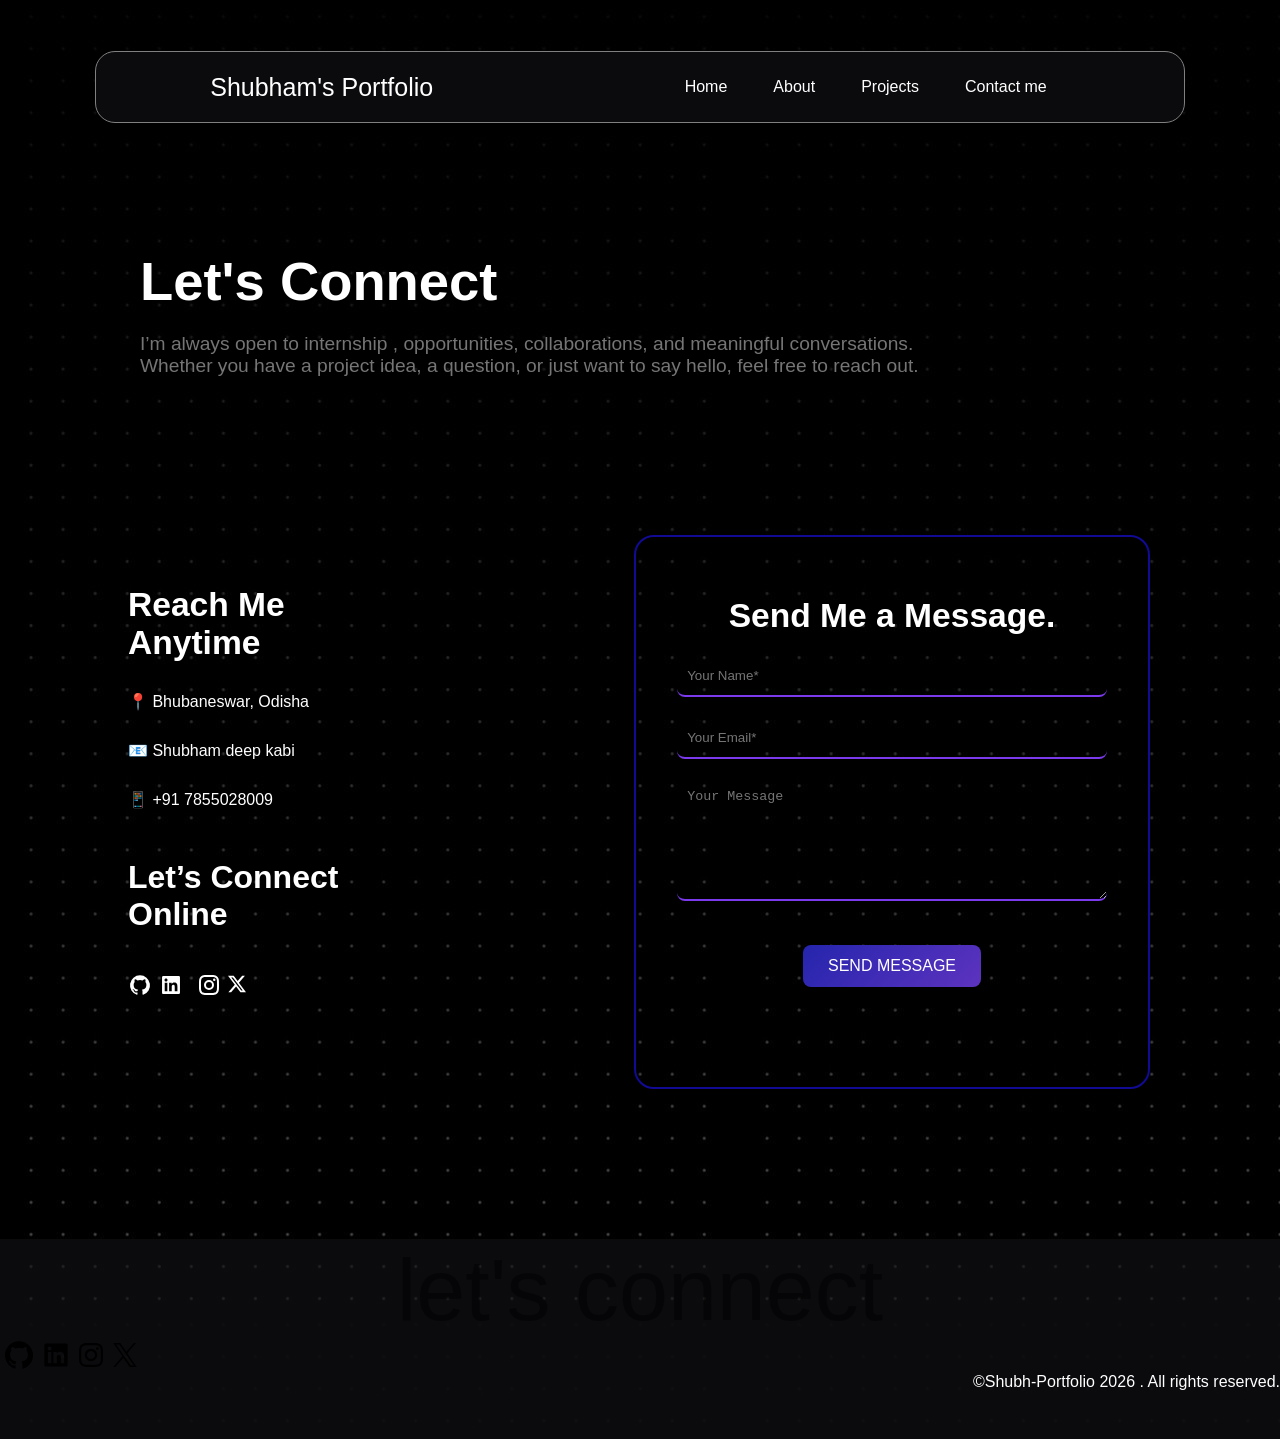
<file: contact_page.html>
<!DOCTYPE html>
<html lang="en">

<head>
    <meta charset="UTF-8">
    <meta name="viewport" content="width=device-width, initial-scale=1.0">
    <title>Contact Me</title>
    <link rel="stylesheet" href="style.css">
     <link rel="icon" type="image/x-icon" href="about_pic.png.jpeg" style="border-radius: 50%;">
</head>

<body>
    <header>
        <nav>
            <div class="left">Shubham's Portfolio</div>
            <div class="right">
                <ul>
                    <li><a href="index.html">Home</a></li>
                    <li><a href="about.html">About</a></li>
                    <li><a href="index.html#projects">Projects</a></li>
                    <li><a href="contact_page.html">Contact me</a></li>
                </ul>

            </div>
        </nav>
    </header>
    <main>
        <div>
            <div class="c_heading">
                <h1>Let's Connect</h1>
                <p>I’m always open to internship , opportunities, collaborations, and meaningful conversations. Whether
                    you have a project idea, a question, or just want to say hello, feel free to reach out.</p>
            </div>
            <div class="c_container">
                <div class="c_left">
                    <h2>Reach Me Anytime</h2>
                    <p>📍 Bhubaneswar, Odisha</p>

                    <p>📧 Shubham deep kabi</p>

                    <p>📱 +91 7855028009</p>
                    <h1>Let’s Connect Online</h1>
                    <div class="social_media">
                        <a href="https://github.com/" target="_blank">
                            <svg xmlns="http://www.w3.org/2000/svg" width="24px" height="24px" viewBox="0 0 24 24">
                                <path d="M0 0h24v24H0z" fill="none" />
                                <path fill="currentColor"
                                    d="M12 2.247a10 10 0 0 0-3.162 19.487c.5.088.687-.212.687-.475c0-.237-.012-1.025-.012-1.862c-2.513.462-3.163-.613-3.363-1.175a3.64 3.64 0 0 0-1.025-1.413c-.35-.187-.85-.65-.013-.662a2 2 0 0 1 1.538 1.025a2.137 2.137 0 0 0 2.912.825a2.1 2.1 0 0 1 .638-1.338c-2.225-.25-4.55-1.112-4.55-4.937a3.9 3.9 0 0 1 1.025-2.688a3.6 3.6 0 0 1 .1-2.65s.837-.262 2.75 1.025a9.43 9.43 0 0 1 5 0c1.912-1.3 2.75-1.025 2.75-1.025a3.6 3.6 0 0 1 .1 2.65a3.87 3.87 0 0 1 1.025 2.688c0 3.837-2.338 4.687-4.562 4.937a2.37 2.37 0 0 1 .674 1.85c0 1.338-.012 2.413-.012 2.75c0 .263.187.575.687.475A10.005 10.005 0 0 0 12 2.247" />
                            </svg>

                        </a>

                        <a href="https://www.linkedin.com/in/shubhamdeep-kabi-553b64346/" target="_blank">
                          <svg xmlns="http://www.w3.org/2000/svg" width=24px height=24px viewBox="0 0 24 24">
	<path fill="currentColor" d="M19.707 3H4.347a1.3 1.3 0 0 0-1.306 1.306v15.388c0 .696.58 1.306 1.306 1.306h15.3a1.3 1.3 0 0 0 1.307-1.306V4.277C21.013 3.581 20.432 3 19.707 3M8.354 18.3H5.713V9.735h2.642zM7.019 8.545a1.53 1.53 0 0 1-1.538-1.539c0-.841.696-1.538 1.538-1.538s1.54.697 1.54 1.538s-.64 1.54-1.54 1.54M18.371 18.3h-2.642v-4.152c0-.987-.029-2.293-1.393-2.293c-1.394 0-1.597 1.103-1.597 2.206V18.3h-2.642V9.735h2.584v1.19h.029c.377-.696 1.22-1.393 2.526-1.393c2.7 0 3.193 1.742 3.193 4.123V18.3z"></path>
</svg>
                        </a>
                        <a href="https://www.instagram.com/shubhdeep_0x/" target="_blank"></a>
                        <svg xmlns="http://www.w3.org/2000/svg" width=24px height=24px viewBox="0 0 24 24">
	<path fill="currentColor" d="M12.001 9a3 3 0 1 0 0 6a3 3 0 0 0 0-6m0-2a5 5 0 1 1 0 10a5 5 0 0 1 0-10m6.5-.25a1.25 1.25 0 0 1-2.5 0a1.25 1.25 0 0 1 2.5 0M12.001 4c-2.474 0-2.878.007-4.029.058c-.784.037-1.31.142-1.798.332a2.9 2.9 0 0 0-1.08.703a2.9 2.9 0 0 0-.704 1.08c-.19.49-.295 1.015-.331 1.798C4.007 9.075 4 9.461 4 12c0 2.475.007 2.878.058 4.029c.037.783.142 1.31.331 1.797c.17.435.37.748.702 1.08c.337.336.65.537 1.08.703c.494.191 1.02.297 1.8.333C9.075 19.994 9.461 20 12 20c2.475 0 2.878-.007 4.029-.058c.782-.037 1.308-.142 1.797-.331a2.9 2.9 0 0 0 1.08-.703c.337-.336.538-.649.704-1.08c.19-.492.296-1.018.332-1.8c.052-1.103.058-1.49.058-4.028c0-2.474-.007-2.878-.058-4.029c-.037-.782-.143-1.31-.332-1.798a2.9 2.9 0 0 0-.703-1.08a2.9 2.9 0 0 0-1.08-.704c-.49-.19-1.016-.295-1.798-.331C14.926 4.006 14.54 4 12 4m0-2c2.717 0 3.056.01 4.123.06c1.064.05 1.79.217 2.427.465c.66.254 1.216.598 1.772 1.153a4.9 4.9 0 0 1 1.153 1.772c.247.637.415 1.363.465 2.428c.047 1.066.06 1.405.06 4.122s-.01 3.056-.06 4.122s-.218 1.79-.465 2.428a4.9 4.9 0 0 1-1.153 1.772a4.9 4.9 0 0 1-1.772 1.153c-.637.247-1.363.415-2.427.465c-1.067.047-1.406.06-4.123.06s-3.056-.01-4.123-.06c-1.064-.05-1.789-.218-2.427-.465a4.9 4.9 0 0 1-1.772-1.153a4.9 4.9 0 0 1-1.153-1.772c-.248-.637-.415-1.363-.465-2.428C2.012 15.056 2 14.717 2 12s.01-3.056.06-4.122s.217-1.79.465-2.428a4.9 4.9 0 0 1 1.153-1.772A4.9 4.9 0 0 1 5.45 2.525c.637-.248 1.362-.415 2.427-.465C8.945 2.013 9.284 2 12.001 2"></path>
</svg>
                        </a>
                        <a href="https://twitter.com/kabishubhamdeep" target="_blank" style="margin-top:2px ;">
<svg xmlns=" http://www.w3.org/2000/svg" width="18px" height="18px" viewBox="0 0 14 14">
                            <path d="M0 0h14v14H0z" fill="none" />
                            <g fill="none">
                                <g clip-path="url(#SVGG1Ot4cAD)">
                                    <path fill="currentColor"
                                        d="M11.025.656h2.147L8.482 6.03L14 13.344H9.68L6.294 8.909l-3.87 4.435H.275l5.016-5.75L0 .657h4.43L7.486 4.71zm-.755 11.4h1.19L3.78 1.877H2.504z" />
                                </g>
                                <defs>
                                    <clipPath id="SVGG1Ot4cAD">
                                        <path fill="#fff" d="M0 0h14v14H0z" />
                                    </clipPath>
                                </defs>
                            </g>
                            </svg>
                        </a>
                    </div>
                </div>

                <div class="c_write">
                    <h2>Send Me a Message.</h2>
                    <div class="input-box">
<form action="/submit" method="POST">

     <input type="text" name="name" placeholder="Your Name*" required>

     <input type="email" name="email" placeholder="Your Email*" required>

     <textarea name="message" placeholder="Your Message"></textarea>

     <button type="submit">SEND MESSAGE</button>

</form>
                    </div>
                </div>
            </div>
    </main>
    <footer class="footer">
         <div class="middlepart"><a href="contact_page.html">let's connect</a></div>
       
        <div class="leftpart">
            <a href="https://github.com/" target="_blank">
                <svg xmlns="http://www.w3.org/2000/svg" width="28" height="28" viewBox="0 0 256 250">
                    <path fill="#000"
                        d="M128.001 0C57.317 0 0 57.307 0 128.001c0 56.554 36.676 104.535 87.535 121.46c6.397 1.185 8.746-2.777 8.746-6.158c0-3.052-.12-13.135-.174-23.83c-35.61 7.742-43.124-15.103-43.124-15.103c-5.823-14.795-14.213-18.73-14.213-18.73c-11.613-7.944.876-7.78.876-7.78c12.853.902 19.621 13.19 19.621 13.19c11.417 19.568 29.945 13.911 37.249 10.64c1.149-8.272 4.466-13.92 8.127-17.116c-28.431-3.236-58.318-14.212-58.318-63.258c0-13.975 5-25.394 13.188-34.358c-1.329-3.224-5.71-16.242 1.24-33.874c0 0 10.749-3.44 35.21 13.121c10.21-2.836 21.16-4.258 32.038-4.307c10.878.049 21.837 1.47 32.066 4.307c24.431-16.56 35.165-13.12 35.165-13.12c6.967 17.63 2.584 30.65 1.255 33.873c8.207 8.964 13.173 20.383 13.173 34.358c0 49.163-29.944 59.988-58.447 63.157c4.591 3.972 8.682 11.762 8.682 23.704c0 17.126-.148 30.91-.148 35.126c0 3.407 2.304 7.398 8.792 6.14C219.37 232.5 256 184.537 256 128.002C256 57.307 198.691 0 128.001 0m-80.06 182.34c-.282.636-1.283.827-2.194.39c-.929-.417-1.45-1.284-1.15-1.922c.276-.655 1.279-.838 2.205-.399c.93.418 1.46 1.293 1.139 1.931m6.296 5.618c-.61.566-1.804.303-2.614-.591c-.837-.892-.994-2.086-.375-2.66c.63-.566 1.787-.301 2.626.591c.838.903 1 2.088.363 2.66m4.32 7.188c-.785.545-2.067.034-2.86-1.104c-.784-1.138-.784-2.503.017-3.05c.795-.547 2.058-.055 2.861 1.075c.782 1.157.782 2.522-.019 3.08m7.304 8.325c-.701.774-2.196.566-3.29-.49c-1.119-1.032-1.43-2.496-.726-3.27c.71-.776 2.213-.558 3.315.49c1.11 1.03 1.45 2.505.701 3.27m9.442 2.81c-.31 1.003-1.75 1.459-3.199 1.033c-1.448-.439-2.395-1.613-2.103-2.626c.301-1.01 1.747-1.484 3.207-1.028c1.446.436 2.396 1.602 2.095 2.622m10.744 1.193c.036 1.055-1.193 1.93-2.715 1.95c-1.53.034-2.769-.82-2.786-1.86c0-1.065 1.202-1.932 2.733-1.958c1.522-.03 2.768.818 2.768 1.868m10.555-.405c.182 1.03-.875 2.088-2.387 2.37c-1.485.271-2.861-.365-3.05-1.386c-.184-1.056.893-2.114 2.376-2.387c1.514-.263 2.868.356 3.061 1.403" />
                </svg>
                <a href="https://www.linkedin.com/in/shubhamdeep-kabi-553b64346/" target="_blank">
                    <svg xmlns="http://www.w3.org/2000/svg" width="26" height="26" viewBox="0 0 56 56">
                        <path fill="#000" fill-rule="evenodd"
                            d="M45.608 45.607h-7.415V34.002c0-2.766-.048-6.326-3.853-6.326c-3.86 0-4.449 3.015-4.449 6.129v11.802h-7.407V21.745h7.108v3.263h.103c.99-1.877 3.409-3.855 7.016-3.855c7.51 0 8.897 4.94 8.897 11.367zM14.123 18.485a4.3 4.3 0 0 1-4.303-4.301a4.3 4.3 0 0 1 8.6 0a4.3 4.3 0 0 1-4.297 4.301m-3.714 27.122h7.423V21.745H10.41zM49.3 3H6.688C4.653 3 3 4.614 3 6.606v42.787c0 1.992 1.653 3.608 3.688 3.608H49.3c2.04 0 3.699-1.616 3.699-3.608V6.606C53 4.614 51.34 3 49.301 3" />
                    </svg>
                </a>
                <a href="https://www.instagram.com/shubhdeep_0x/" target="_blank">
                    <svg xmlns="http://www.w3.org/2000/svg" width="24" height="24" viewBox="0 0 256 256">
                        <path fill="#000"
                            d="M128 23.064c34.177 0 38.225.13 51.722.745c12.48.57 19.258 2.655 23.769 4.408c5.974 2.322 10.238 5.096 14.717 9.575s7.253 8.743 9.575 14.717c1.753 4.511 3.838 11.289 4.408 23.768c.615 13.498.745 17.546.745 51.723s-.13 38.226-.745 51.723c-.57 12.48-2.655 19.257-4.408 23.768c-2.322 5.974-5.096 10.239-9.575 14.718s-8.743 7.253-14.717 9.574c-4.511 1.753-11.289 3.839-23.769 4.408c-13.495.616-17.543.746-51.722.746s-38.228-.13-51.723-.746c-12.48-.57-19.257-2.655-23.768-4.408c-5.974-2.321-10.239-5.095-14.718-9.574c-4.479-4.48-7.253-8.744-9.574-14.718c-1.753-4.51-3.839-11.288-4.408-23.768c-.616-13.497-.746-17.545-.746-51.723s.13-38.225.746-51.722c.57-12.48 2.655-19.258 4.408-23.769c2.321-5.974 5.095-10.238 9.574-14.717c4.48-4.48 8.744-7.253 14.718-9.575c4.51-1.753 11.288-3.838 23.768-4.408c13.497-.615 17.545-.745 51.723-.745M128 0C93.237 0 88.878.147 75.226.77c-13.625.622-22.93 2.786-31.071 5.95c-8.418 3.271-15.556 7.648-22.672 14.764S9.991 35.738 6.72 44.155C3.555 52.297 1.392 61.602.77 75.226C.147 88.878 0 93.237 0 128s.147 39.122.77 52.774c.622 13.625 2.785 22.93 5.95 31.071c3.27 8.417 7.647 15.556 14.763 22.672s14.254 11.492 22.672 14.763c8.142 3.165 17.446 5.328 31.07 5.95c13.653.623 18.012.77 52.775.77s39.122-.147 52.774-.77c13.624-.622 22.929-2.785 31.07-5.95c8.418-3.27 15.556-7.647 22.672-14.763s11.493-14.254 14.764-22.672c3.164-8.142 5.328-17.446 5.95-31.07c.623-13.653.77-18.012.77-52.775s-.147-39.122-.77-52.774c-.622-13.624-2.786-22.929-5.95-31.07c-3.271-8.418-7.648-15.556-14.764-22.672S220.262 9.99 211.845 6.72c-8.142-3.164-17.447-5.328-31.071-5.95C167.122.147 162.763 0 128 0m0 62.27c-36.302 0-65.73 29.43-65.73 65.73s29.428 65.73 65.73 65.73c36.301 0 65.73-29.428 65.73-65.73c0-36.301-29.429-65.73-65.73-65.73m0 108.397c-23.564 0-42.667-19.103-42.667-42.667S104.436 85.333 128 85.333s42.667 19.103 42.667 42.667s-19.103 42.667-42.667 42.667m83.686-110.994c0 8.484-6.876 15.36-15.36 15.36s-15.36-6.876-15.36-15.36s6.877-15.36 15.36-15.36s15.36 6.877 15.36 15.36" />
                    </svg>
                </a>

                <a href="https://twitter.com/kabishubhamdeep" target="_blank">
                    <svg xmlns="http://www.w3.org/2000/svg" width="24" height="24" viewBox="0 0 128 128">
                        <path
                            d="M75.916 54.2L122.542 0h-11.05L71.008 47.06L38.672 0H1.376l48.898 71.164L1.376 128h11.05L55.18 78.303L89.328 128h37.296L75.913 54.2ZM60.782 71.79l-4.955-7.086l-39.42-56.386h16.972L65.19 53.824l4.954 7.086l41.353 59.15h-16.97L60.782 71.793Z" />
                    </svg>
                </a>
        </div>
        <div class="rightpart">
            <p> &copy;Shubh-Portfolio 2026 . All rights reserved.</p>
        </div>

    </footer>
</body>

</html>
</file>
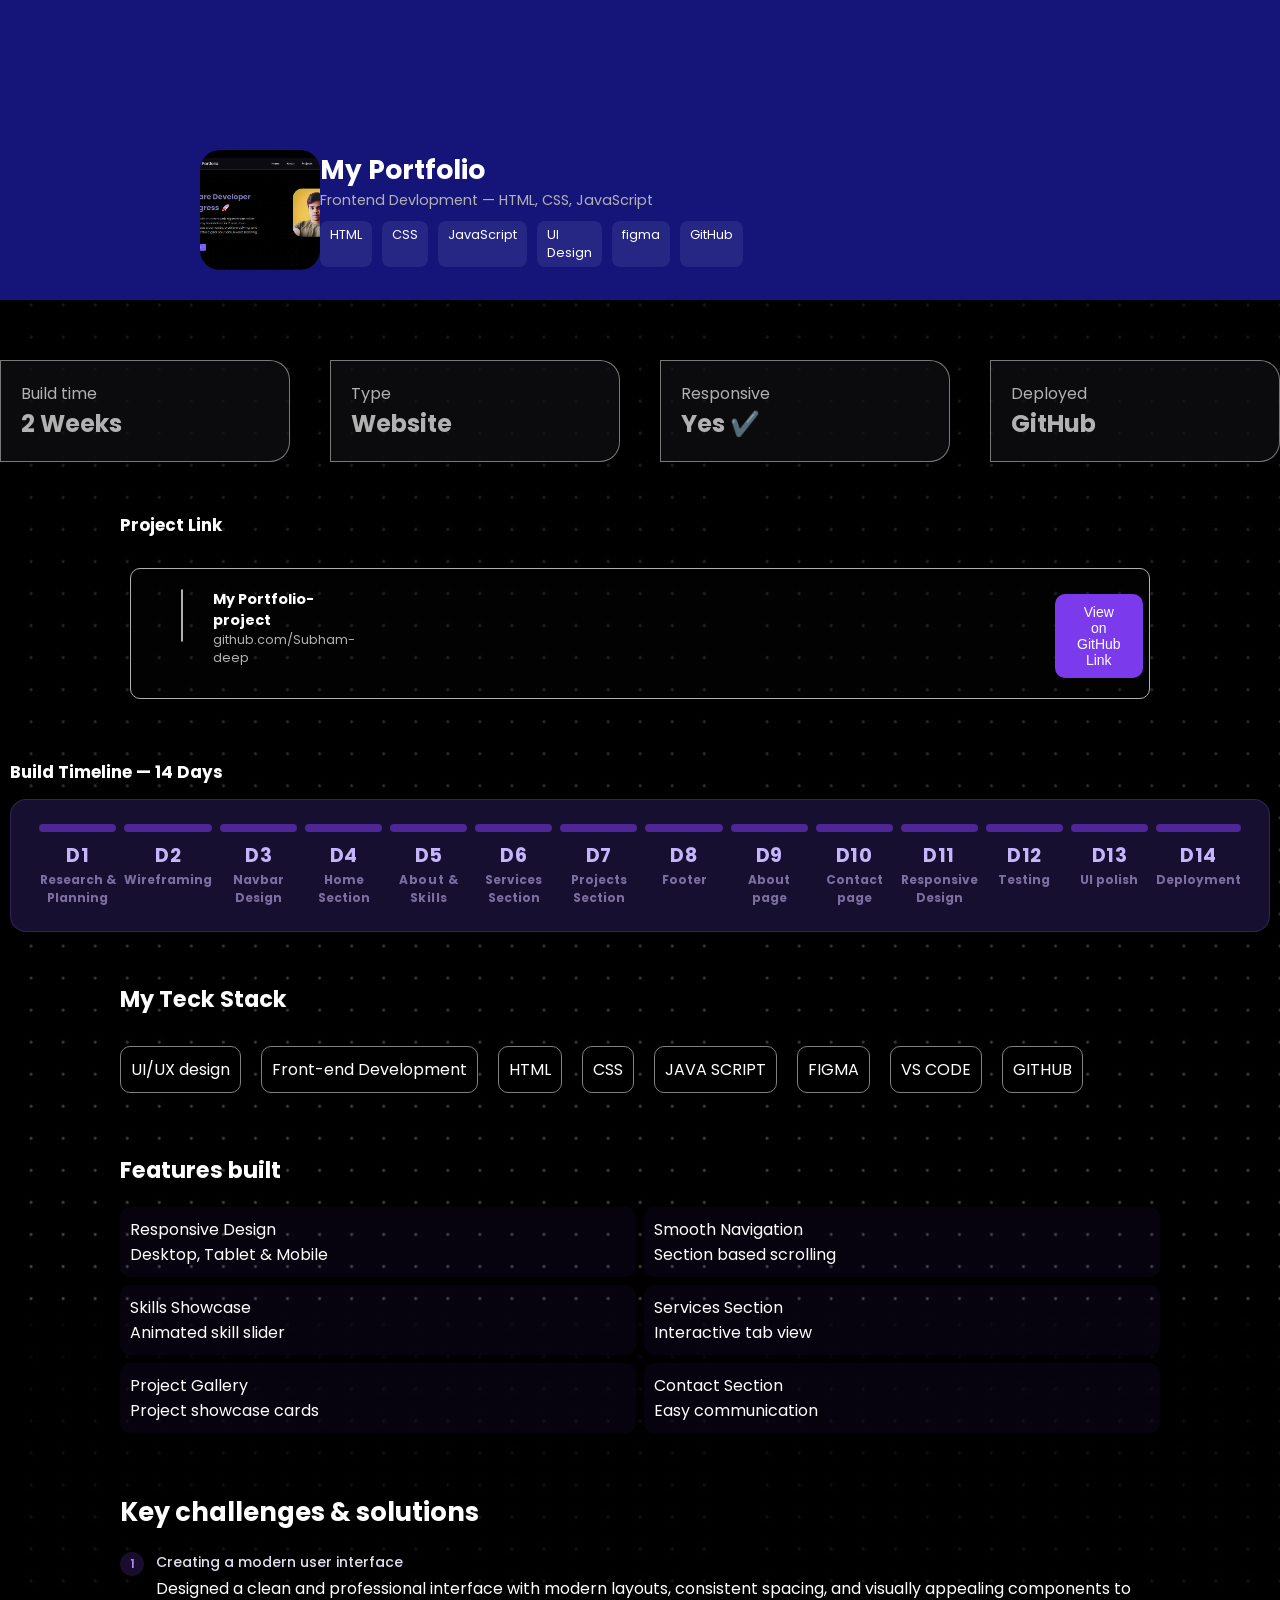
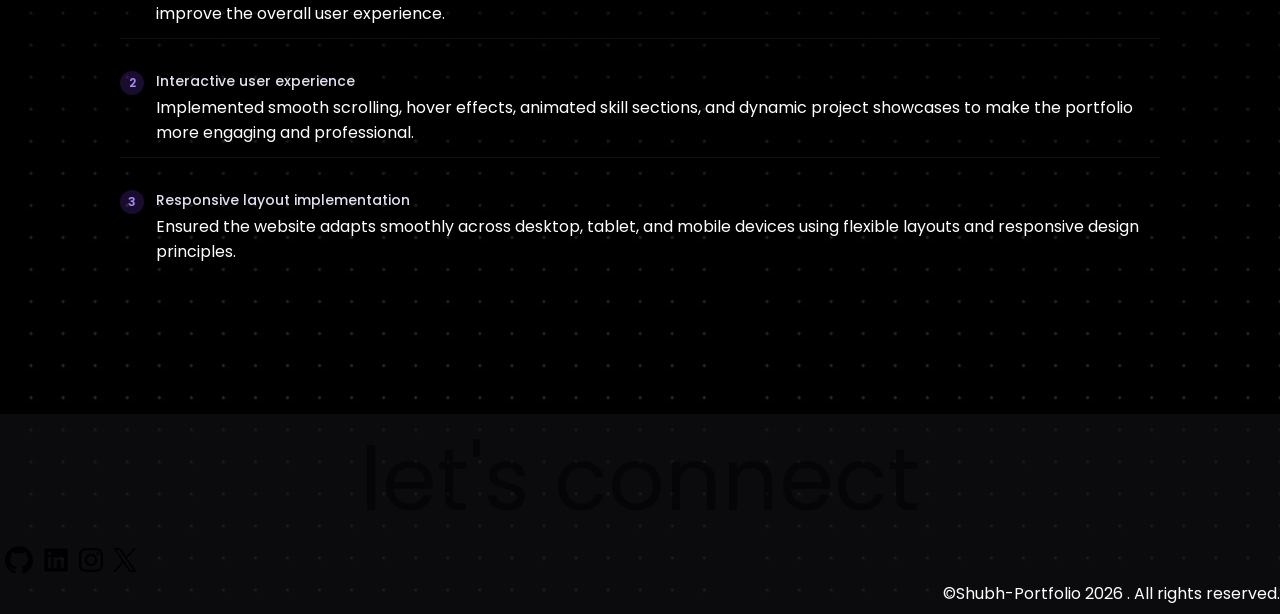
<file: myportfolio.html>
<!DOCTYPE html>
<html lang="en">

<head>
    <meta charset="UTF-8">
    <meta name="viewport" content="width=device-width, initial-scale=1.0">
    <title>Shubh-Portfolio</title>
    <link rel="icon" type="image/x-icon" href="about_pic.png.jpeg" style="border-radius: 50%;">
    <link rel="preconnect" href="https://fonts.googleapis.com">
    <link rel="preconnect" href="https://fonts.gstatic.com" crossorigin>
    <link
        href="https://fonts.googleapis.com/css2?family=Cinzel:wght@400..900&family=Poppins:wght@400;700&family=Source+Code+Pro:ital,wght@0,200..900;1,200..900&display=swap"
        rel="stylesheet">
    <link rel="stylesheet" href="style.css">
    <script src="function.js"></script>
</head>

<body>
    <section class="project-page1">
        <div class="left side">
            <div class="project-image">
                <img src="my portfolio.png" alt="Calculator Image">
            </div>
        </div>
        <div class="right-side">

            <div class="project-heading">
                <h1>My Portfolio</h1>
            </div>
            <div class="project-description">
                <p>Frontend Devlopment — HTML, CSS, JavaScript</p>
            </div>

            <div class="project-skills">

                <p>HTML</p>
                <p>CSS</p>
                <p>JavaScript</p>
                <p>UI Design</p>
                <p>figma</p>
                <p>GitHub</p>

            </div>
        </div>
    </section>
    <section class="project-about">
        <div class="key-features">
            <p>Build time</p>
            <h1>2 Weeks</h1>
        </div>
        <div class="key-features">
            <p>Type</p>
            <h1>Website</h1>
        </div>
        <div class="key-features">
            <p>Responsive</p>
            <h1>Yes ✔️</h1>
        </div>
        <div class="key-features">
            <p>Deployed</p>
            <h1>GitHub</h1>
        </div>
    </section>
    <section class="project-link">
        <div class="project-link-heading">
            <h1>Project Link</h1>
        </div>
        <div class="project-link-description">
            <div class="project-link-bar">
                <div class="project-link-github">
                    <svg xmlns="http://www.w3.org/2000/svg" width="4em" height="4em" viewBox="0 0 24 24">
                        <path d="M0 0h24v24H0z" fill="none" />
                        <g fill="none" stroke="currentColor" stroke-linecap="round" stroke-linejoin="round"
                            stroke-width="2">
                            <path stroke-dasharray="32"
                                d="M12 4c1.67 0 2.61 0.4 3 0.5c0.53 -0.43 1.94 -1.5 3.5 -1.5c0.34 1 0.29 2.22 0 3c0.75 1 1 2 1 3.5c0 2.19 -0.48 3.58 -1.5 4.5c-1.02 0.92 -2.11 1.37 -3.5 1.5c0.65 0.54 0.5 1.87 0.5 2.5c0 0.73 0 3 0 3M12 4c-1.67 0 -2.61 0.4 -3 0.5c-0.53 -0.43 -1.94 -1.5 -3.5 -1.5c-0.34 1 -0.29 2.22 0 3c-0.75 1 -1 2 -1 3.5c0 2.19 0.48 3.58 1.5 4.5c1.02 0.92 2.11 1.37 3.5 1.5c-0.65 0.54 -0.5 1.87 -0.5 2.5c0 0.73 0 3 0 3">
                                <animate fill="freeze" attributeName="stroke-dashoffset" dur="0.6s" values="32;0" />
                            </path>
                            <path stroke-dasharray="10" stroke-dashoffset="10"
                                d="M9 19c-1.41 0 -2.84 -0.56 -3.69 -1.19c-0.84 -0.63 -1.09 -1.66 -2.31 -2.31">
                                <animate fill="freeze" attributeName="stroke-dashoffset" begin="0.7s" dur="0.2s"
                                    to="0" />
                            </path>
                        </g>
                    </svg>

                    <div class="link">
                        <h1>
                            My Portfolio-project
                        </h1>
                        <p>
                            github.com/Subham-deep
                        </p>
                    </div>

                    <div class="button-link">
                        <button>
                            <a href="https://github.com/Subham-deep/Shubham-portfolio">View on GitHub
                                Link
                            </a>
                        </button>
                    </div>
                </div>
            </div>
        </div>
    </section>
    <section>
        <div class="timeline-section">
            <div class="timeline-label">
                <h1>Build Timeline — 14 Days</h1>
            </div>
            <div class="timeline-card">
                <div class="timeline-days">
                    <div class="timeline-day">
                        <div class="timeline-bar"></div>
                        <div class="timeline-day-label">
                            <span class="day-num">
                                <h1>D1</h1>
                            </span>
                            <span class="day-name">
                                <h1>Research & Planning</h1>
                            </span>
                        </div>
                    </div>

                    <div class="timeline-day">
                        <div class="timeline-bar"></div>
                        <div class="timeline-day-label">
                            <span class="day-num">
                                <h1>D2</h1>
                            </span>
                            <span class="day-name">
                                <h1>Wireframing</h1>
                            </span>
                        </div>
                    </div>

                    <div class="timeline-day">
                        <div class="timeline-bar"></div>
                        <div class="timeline-day-label">
                            <span class="day-num">
                                <h1>D3</h1>
                            </span>
                            <span class="day-name">
                                <h1>Navbar Design</h1>
                            </span>
                        </div>
                    </div>

                    <div class="timeline-day">
                        <div class="timeline-bar"></div>
                        <div class="timeline-day-label">
                            <span class="day-num">
                                <h1>D4</h1>
                            </span>
                            <span class="day-name">
                                <h1>Home Section</h1>
                            </span>
                        </div>
                    </div>

                    <div class="timeline-day">
                        <div class="timeline-bar"></div>
                        <div class="timeline-day-label">
                            <span class="day-num">
                                <h1>D5<h1>
                            </span>
                            <span class="day-name">
                                <h1>About & Skills</h1>
                            </span>
                        </div>
                    </div>

                    <div class="timeline-day">
                        <div class="timeline-bar"></div>
                        <div class="timeline-day-label">
                            <span class="day-num">
                                <h1>D6</h1>
                            </span>
                            <span class="day-name">
                                <h1>Services Section</h1>
                            </span>
                        </div>
                    </div>

                    <div class="timeline-day">
                        <div class="timeline-bar"></div>
                        <div class="timeline-day-label">
                            <span class="day-num">
                                <h1>D7</h1>
                            </span>
                            <span class="day-name">
                                <h1>Projects Section</h1>
                            </span>
                        </div>
                    </div>

                    <div class="timeline-day">
                        <div class="timeline-bar"></div>
                        <div class="timeline-day-label">
                            <span class="day-num">
                                <h1>D8</h1>
                            </span>
                            <span class="day-name">
                                <h1>Footer</h1>
                            </span>
                        </div>
                    </div>

                    <div class="timeline-day">
                        <div class="timeline-bar"></div>
                        <div class="timeline-day-label">
                            <span class="day-num">
                                <h1>D9</h1>
                            </span>
                            <span class="day-name">
                                <h1>About page</h1>
                            </span>
                        </div>
                    </div>

                    <div class="timeline-day">
                        <div class="timeline-bar"></div>
                        <div class="timeline-day-label">
                            <span class="day-num">
                                <h1>D10</h1>
                            </span>
                            <span class="day-name">
                                <h1>Contact page<h1>
                            </span>

                        </div>
                    </div>

                    <div class="timeline-day">
                        <div class="timeline-bar"></div>
                        <div class="timeline-day-label">
                            <span class="day-num">
                                <h1>D11</h1>
                            </span>
                            <span class="day-name">
                                <h1>Responsive Design</h1>
                            </span>
                        </div>
                    </div>
                    <div class="timeline-day">
                        <div class="timeline-bar"></div>
                        <div class="timeline-day-label">
                            <span class="day-num">
                                <h1>D12</h1>
                            </span>
                            <span class="day-name">
                                <h1>Testing<h1>
                            </span>
                        </div>
                    </div>
                    <div class="timeline-day">
                        <div class="timeline-bar"></div>
                        <div class="timeline-day-label">
                            <span class="day-num">
                                <h1>D13</h1>
                            </span>
                            <span class="day-name">
                                <h1>UI polish
                                    <h1>
                            </span>
                        </div>
                    </div>
                    <div class="timeline-day">
                        <div class="timeline-bar"></div>
                        <div class="timeline-day-label">
                            <span class="day-num">
                                <h1>D14</h1>
                            </span>
                            <span class="day-name">
                                <h1>Deployment
                                    <h1>
                            </span>
                        </div>
                    </div>
                </div>
            </div>
        </div>
    </section>
    <div>
        <div class="teck-stack">
            <h1>My Teck Stack</h1>
        </div>
        <div class="Stack">
            <p>UI/UX design</p>
            <p>Front-end Development</p>
            <p>HTML</p>
            <p>CSS</p>
            <p>JAVA SCRIPT</p>
            <p>FIGMA</p>
            <p>VS CODE</p>
            <p>GITHUB</p>


        </div>
    </div>

    <div class="cla-features">
        <div class="features-title">
            <h1>Features built</h1>
        </div>
        <div class="feature-box">
            <div class="features-grid">
                <div class="feature">
                   
                    <div>
                        <div class="feature-name">Responsive Design</div>
                        <div class="feature-sub">Desktop, Tablet & Mobile</div>
                    </div>
                </div>
                <div class="feature">
                   
                    <div>
                        <div class="feature-name">Smooth Navigation</div>
                        <div class="feature-sub">Section based scrolling</div>
                    </div>
                </div>
                <div class="feature">

                    <div>
                        <div class="feature-name">Skills Showcase</div>
                        <div class="feature-sub">Animated skill slider</div>
                    </div>
                </div>
                <div class="feature">

                    <div>
                        <div class="feature-name">Services Section</div>
                        <div class="feature-sub">Interactive tab view</div>
                    </div>
                </div>
                <div class="feature">

                    <div>
                        <div class="feature-name">Project Gallery</div>
                        <div class="feature-sub">Project showcase cards</div>
                    </div>
                </div>
                <div class="feature">

                    <div>
                        <div class="feature-name">Contact Section</div>
                        <div class="feature-sub">Easy communication</div>
                    </div>
                </div>
            </div>
        </div>
    </div>
    <div class="key-challenge">
        <div class="keychallenge-title">
            <h1>Key challenges & solutions</h1>
        </div>
        <div class="card">
            <div class="challenge">
                <div class="challenge-num">1</div>
                <div>
                    <div class="challenge-title">
                        Creating a modern user interface
                    </div>

                    <div class="challenge-desc">
                        Designed a clean and professional interface with modern layouts, consistent spacing, and
                        visually appealing components to improve the overall user experience.
                    </div>
                </div>
            </div>
            <div class="challenge">
                <div class="challenge-num">2</div>
                <div>
                    <div class="challenge-title">
                        Interactive user experience
                    </div>

                    <div class="challenge-desc">
                        Implemented smooth scrolling, hover effects, animated skill sections, and dynamic project
                        showcases to make the portfolio more engaging and professional.
                    </div>
                </div>
            </div>
            <div class="challenge">
                <div class="challenge-num">3</div>
                <div>
                    <div class="challenge-title">
                        Responsive layout implementation
                    </div>

                    <div class="challenge-desc">
                        Ensured the website adapts smoothly across desktop, tablet, and mobile devices using flexible
                        layouts and responsive design principles.
                    </div>
                </div>
            </div>
        </div>
    </div>



    <footer class="footer">
        <div class="middlepart"><a href="contact_page.html">let's connect</a></div>
        <div class="leftpart">
            <a href="https://github.com/" target="_blank">
                <svg xmlns="http://www.w3.org/2000/svg" width="28" height="28" viewBox="0 0 256 250">
                    <path fill="#000"
                        d="M128.001 0C57.317 0 0 57.307 0 128.001c0 56.554 36.676 104.535 87.535 121.46c6.397 1.185 8.746-2.777 8.746-6.158c0-3.052-.12-13.135-.174-23.83c-35.61 7.742-43.124-15.103-43.124-15.103c-5.823-14.795-14.213-18.73-14.213-18.73c-11.613-7.944.876-7.78.876-7.78c12.853.902 19.621 13.19 19.621 13.19c11.417 19.568 29.945 13.911 37.249 10.64c1.149-8.272 4.466-13.92 8.127-17.116c-28.431-3.236-58.318-14.212-58.318-63.258c0-13.975 5-25.394 13.188-34.358c-1.329-3.224-5.71-16.242 1.24-33.874c0 0 10.749-3.44 35.21 13.121c10.21-2.836 21.16-4.258 32.038-4.307c10.878.049 21.837 1.47 32.066 4.307c24.431-16.56 35.165-13.12 35.165-13.12c6.967 17.63 2.584 30.65 1.255 33.873c8.207 8.964 13.173 20.383 13.173 34.358c0 49.163-29.944 59.988-58.447 63.157c4.591 3.972 8.682 11.762 8.682 23.704c0 17.126-.148 30.91-.148 35.126c0 3.407 2.304 7.398 8.792 6.14C219.37 232.5 256 184.537 256 128.002C256 57.307 198.691 0 128.001 0m-80.06 182.34c-.282.636-1.283.827-2.194.39c-.929-.417-1.45-1.284-1.15-1.922c.276-.655 1.279-.838 2.205-.399c.93.418 1.46 1.293 1.139 1.931m6.296 5.618c-.61.566-1.804.303-2.614-.591c-.837-.892-.994-2.086-.375-2.66c.63-.566 1.787-.301 2.626.591c.838.903 1 2.088.363 2.66m4.32 7.188c-.785.545-2.067.034-2.86-1.104c-.784-1.138-.784-2.503.017-3.05c.795-.547 2.058-.055 2.861 1.075c.782 1.157.782 2.522-.019 3.08m7.304 8.325c-.701.774-2.196.566-3.29-.49c-1.119-1.032-1.43-2.496-.726-3.27c.71-.776 2.213-.558 3.315.49c1.11 1.03 1.45 2.505.701 3.27m9.442 2.81c-.31 1.003-1.75 1.459-3.199 1.033c-1.448-.439-2.395-1.613-2.103-2.626c.301-1.01 1.747-1.484 3.207-1.028c1.446.436 2.396 1.602 2.095 2.622m10.744 1.193c.036 1.055-1.193 1.93-2.715 1.95c-1.53.034-2.769-.82-2.786-1.86c0-1.065 1.202-1.932 2.733-1.958c1.522-.03 2.768.818 2.768 1.868m10.555-.405c.182 1.03-.875 2.088-2.387 2.37c-1.485.271-2.861-.365-3.05-1.386c-.184-1.056.893-2.114 2.376-2.387c1.514-.263 2.868.356 3.061 1.403" />
                </svg>
                <a href="https://www.linkedin.com/in/shubhamdeep-kabi-553b64346/" target="_blank">
                    <svg xmlns="http://www.w3.org/2000/svg" width="26" height="26" viewBox="0 0 56 56">
                        <path fill="#000" fill-rule="evenodd"
                            d="M45.608 45.607h-7.415V34.002c0-2.766-.048-6.326-3.853-6.326c-3.86 0-4.449 3.015-4.449 6.129v11.802h-7.407V21.745h7.108v3.263h.103c.99-1.877 3.409-3.855 7.016-3.855c7.51 0 8.897 4.94 8.897 11.367zM14.123 18.485a4.3 4.3 0 0 1-4.303-4.301a4.3 4.3 0 0 1 8.6 0a4.3 4.3 0 0 1-4.297 4.301m-3.714 27.122h7.423V21.745H10.41zM49.3 3H6.688C4.653 3 3 4.614 3 6.606v42.787c0 1.992 1.653 3.608 3.688 3.608H49.3c2.04 0 3.699-1.616 3.699-3.608V6.606C53 4.614 51.34 3 49.301 3" />
                    </svg>
                </a>
                <a href="https://www.instagram.com/shubhdeep_0x/" target="_blank">
                    <svg xmlns="http://www.w3.org/2000/svg" width="24" height="24" viewBox="0 0 256 256">
                        <path fill="#000"
                            d="M128 23.064c34.177 0 38.225.13 51.722.745c12.48.57 19.258 2.655 23.769 4.408c5.974 2.322 10.238 5.096 14.717 9.575s7.253 8.743 9.575 14.717c1.753 4.511 3.838 11.289 4.408 23.768c.615 13.498.745 17.546.745 51.723s-.13 38.226-.745 51.723c-.57 12.48-2.655 19.257-4.408 23.768c-2.322 5.974-5.096 10.239-9.575 14.718s-8.743 7.253-14.717 9.574c-4.511 1.753-11.289 3.839-23.769 4.408c-13.495.616-17.543.746-51.722.746s-38.228-.13-51.723-.746c-12.48-.57-19.257-2.655-23.768-4.408c-5.974-2.321-10.239-5.095-14.718-9.574c-4.479-4.48-7.253-8.744-9.574-14.718c-1.753-4.51-3.839-11.288-4.408-23.768c-.616-13.497-.746-17.545-.746-51.723s.13-38.225.746-51.722c.57-12.48 2.655-19.258 4.408-23.769c2.321-5.974 5.095-10.238 9.574-14.717c4.48-4.48 8.744-7.253 14.718-9.575c4.51-1.753 11.288-3.838 23.768-4.408c13.497-.615 17.545-.745 51.723-.745M128 0C93.237 0 88.878.147 75.226.77c-13.625.622-22.93 2.786-31.071 5.95c-8.418 3.271-15.556 7.648-22.672 14.764S9.991 35.738 6.72 44.155C3.555 52.297 1.392 61.602.77 75.226C.147 88.878 0 93.237 0 128s.147 39.122.77 52.774c.622 13.625 2.785 22.93 5.95 31.071c3.27 8.417 7.647 15.556 14.763 22.672s14.254 11.492 22.672 14.763c8.142 3.165 17.446 5.328 31.07 5.95c13.653.623 18.012.77 52.775.77s39.122-.147 52.774-.77c13.624-.622 22.929-2.785 31.07-5.95c8.418-3.27 15.556-7.647 22.672-14.763s11.493-14.254 14.764-22.672c3.164-8.142 5.328-17.446 5.95-31.07c.623-13.653.77-18.012.77-52.775s-.147-39.122-.77-52.774c-.622-13.624-2.786-22.929-5.95-31.07c-3.271-8.418-7.648-15.556-14.764-22.672S220.262 9.99 211.845 6.72c-8.142-3.164-17.447-5.328-31.071-5.95C167.122.147 162.763 0 128 0m0 62.27c-36.302 0-65.73 29.43-65.73 65.73s29.428 65.73 65.73 65.73c36.301 0 65.73-29.428 65.73-65.73c0-36.301-29.429-65.73-65.73-65.73m0 108.397c-23.564 0-42.667-19.103-42.667-42.667S104.436 85.333 128 85.333s42.667 19.103 42.667 42.667s-19.103 42.667-42.667 42.667m83.686-110.994c0 8.484-6.876 15.36-15.36 15.36s-15.36-6.876-15.36-15.36s6.877-15.36 15.36-15.36s15.36 6.877 15.36 15.36" />
                    </svg>
                </a>

                <a href="https://twitter.com/kabishubhamdeep" target="_blank">
                    <svg xmlns="http://www.w3.org/2000/svg" width="24" height="24" viewBox="0 0 128 128">
                        <path
                            d="M75.916 54.2L122.542 0h-11.05L71.008 47.06L38.672 0H1.376l48.898 71.164L1.376 128h11.05L55.18 78.303L89.328 128h37.296L75.913 54.2ZM60.782 71.79l-4.955-7.086l-39.42-56.386h16.972L65.19 53.824l4.954 7.086l41.353 59.15h-16.97L60.782 71.793Z" />
                    </svg>
                </a>
        </div>
        <div class="rightpart">
            <p> &copy;Shubh-Portfolio 2026 . All rights reserved.</p>
        </div>

    </footer>
</body>

</html>
</file>
<file: style.css>
* {
     margin: 0;
     padding: 0;
 }

 header {
     display: flex;
     justify-content: center;

 }

 html {
     scroll-behavior: smooth;
 }

 body {
     cursor: pointer;
     background-color: rgba(0, 0, 0, 0.971);
     color: white;
     font-family: 'Poppins', sans-serif;
     background:
         linear-gradient(rgba(0, 0, 0, 0.6), rgba(0, 0, 0, 0.6)),
         url("background.png");
 }

 nav {
     z-index: 1000;
     margin-top: 4%;
     display: flex;
     justify-content: space-around;
     align-items: center;
     height: 70px;
     background-color: rgba(18, 17, 22, 0.663);
     border: 1px solid gray;
     border-radius: 20px;
     width: 85vw;
     position: fixed;
     backdrop-filter: blur(9px);
 }

 nav ul {
     display: flex;
     justify-content: center;
 }

 nav ul li {
     list-style: none;
     margin: 23px;
 }

 nav ul li a {
     text-decoration: none;
     color: white;
 }

 nav ul li a:hover {
     font-size: 1.1rem;
     color: white;
     text-decoration: underline;
     transform: scale(1.05);
     box-shadow: 0 15px 20px rgba(99, 102, 241, 0.4);
 }

 .left {
     font-size: 25px
 }

 main {
     margin-top: 250px;

 }

 .firstSection {
     display: flex;
     justify-content: space-around;
     font-size: 10px;
     width: 80vw;
     text-align: left;
     margin-left: 10%;
 }

 .firstSection.button {
     background-color: rgb(118, 110, 105);

 }

 .leftSection {
     font-size: 3.rem width 70%;
     height: 300px;

     width: 500px;
 }

 .leftSection .signeture {
     font-size: 0.7rem;

 }

 .leftSection .heading {
     font-size: 2.8rem;
     color: rgb(121, 119, 176);
 }

 .leftSection .text {
     font-size: 1.2rem;
     color: rgb(177, 177, 177);
     margin-top: 20px;
 }

 .leftSection .button {
     margin-top: 30px;
     height: 40px;
     width: 200px;
     color: transparent;


 }

 .resume-btn {
     color: white;
     text-decoration: none;
 }

 .button button {
     padding: 12px 5px;
     font-size: 16px;
     display: flex;
     text-align: center;
     border: none;
     border-radius: 8px;

     background: linear-gradient(135deg, #6366f1, #8b5cf6);
     color: white;
     transition: all 0.3s ease;
 }

 .button button:hover {
     background: linear-gradient(135deg, #4f46e5, #7c3aed);
     transform: scale(1.05);
     box-shadow: 0 8px 20px rgba(99, 102, 241, 0.4);
 }

 .rightSection {
     height: 300px;
     display: flex;
     align-items: center;
     justify-content: center;
     width: 300px
 }

 .rightSection img {
     border-radius: 20%;

 }


 .firstSection h1 {
     margin: 10px;
     font-size: 2.5rem;
     color: rgb(255, 0, 255);
 }

 .firstSection hr {
     border: 0;
     background-color: rgb(69, 51, 125);
     margin: 40px 84px;
 }

 .secondSection {
     display: flex;
     margin-left: 10%;
     background-color: rgba(18, 17, 22, 0.663);
     margin-top: 200px;
     height: 500px;
     backdrop-filter: blur(2px);
     width: 80vw
 }

 .leftsection2 {
     width: 500px;
     margin-left: 80px;

 }

 .About {
     margin-top: 40px;
     font-size: 2.4rem;


 }

 .About :hover {
     color: white;
     text-decoration: underline;
 }


 .text1 {
     margin-top: 40px;
     margin-left: 20px;
 }

 .text2 {
     color: rgb(177, 177, 177);
     margin-top: 20px;
     margin-left: 20px;
     font-size: 1.1rem;
 }

 .button2 button {
     margin-top: 20px;
     margin-left: 20px;
     padding: 12px 25px;
     font-size: 16px;
     border: none;
     border-radius: 8px;

     background: linear-gradient(135deg, #6366f1, #8b5cf6);
     color: white;
     transition: all 0.3s ease;
 }

 .button2 button:hover {
     background: linear-gradient(135deg, #4f46e5, #7c3aed);
     transform: scale(1.05);
     box-shadow: 0 8px 20px rgba(99, 102, 241, 0.4);

     transition: all 0.3s ease;
 }

 .button2 a {
     color: white;
     text-decoration: none;
 }



 .img {
     display: flex;
     justify-content: center;
     align-items: center;
     margin-left: 60px;
     height: 400px;
 }

 .img1 {
     margin-top: 20%;
     border: 8px solid white
 }

 .img2 {
     margin-top: 60%;
     border: 8px solid white
 }

 .img :hover {

     transform: scale(1.05);
     box-shadow: 0 8px 20px rgba(99, 102, 241, 0.4);
 }

 .thirdSection {
     display: flex;
     flex-direction: column;
     margin-top: 170px;
     width: 80vw;
     margin-left: 10%;
 }

 .thirdSection .upper {
     font-size: 2.4rem;
     margin-bottom: 40px;
     width: 30%;
 }

 .scroll-section {
     margin-top: 25px;
     border-radius: 20px;
     width: 100%;
     overflow: hidden;
     background-color: rgba(18, 17, 22, 0.663);

 }

 .scroll-track {
     height: 120px;
     display: flex;
     align-items: center;
     gap: 50px;
     animation: scroll 15s linear infinite;
 }

 .scroll-track img,
 .scroll-track svg {

     width: 50px;
     height: 50px;
     flex-shrink: 0;
     padding: 12px;
     border-radius: 20px;
     background: rgba(255, 255, 255, 0.08);

     transition: 0.4s;

     box-shadow: 0 4px 15px rgba(0, 0, 0, 0.3);
 }


 .scroll-track img:hover,
 .scroll-track svg:hover {

     transform: scale(1.15);

     background: rgba(255, 255, 255, 0.15);

     box-shadow:
         0 0 20px #38bdf8,
         0 0 60px #38bdf8;
 }




 /* CONTINUOUS INFINITE SCROLL */

 @keyframes scroll {

     from {
         transform: translateX(0);
     }

     to {
         transform: translateX(calc(-50% - 25px));
     }
 }


 .s-1st {
     display: flex;
     flex-direction: column;
     font-size: 10px;
     width: 80vw;
     margin-left: 10%;
     margin-right: 10%;
     margin-top: 100px;
 }

 .s-heading {
     font-size: 1.2rem;
 }

 .s-subheading {
     font-size: 1.5rem;
     width: 800px;
     color: rgb(159, 162, 164);

 }

 .s-2nd {
     margin-top: 50px;
     display: flex;
     margin-left: 150px;
     width: 80%;
     height: 700px;
     background-color: rgba(45, 43, 53, 0.218);
 }

 .s-box1 {
     background-color: rgba(18, 17, 22, 0.663);
     margin-top: 100px;
     display: flex;
     flex-direction: column;
     text-align: center;
     width: 300px;
     border: rgb(76, 73, 73), solid 1px;
     border-radius: 20px;
     height: 550px;
 }

 .program {
     margin-top: 20px;
 }

 hr {
     margin-top: 15px;
 }

 .s-program {
     margin-top: 40px;
     justify-content: space-evenly;
     gap: 10px;
     display: flex;
     flex-direction: column;
     align-items: center;

 }

 .s-box2 {

     background-color: rgba(18, 17, 22, 0.663);
     justify-content: space-evenly;
     gap: 20px;
     margin-top: 100px;
     display: flex;
     flex-direction: column;
     justify-content: center;
     text-align: center;
     width: 300px;
     border: rgb(76, 73, 73), solid 1px;
     border-radius: 20px;
     height: 550px;
 }

 .s-2nd p {
     color: rgb(177, 177, 177);

 }

 .s-web-skll {
     margin-top: 20px;
     justify-content: space-evenly;
     gap: 10px;
     display: flex;
     flex-direction: column;
     align-items: center;


 }

 .s-box3 {
     background-color: rgba(18, 17, 22, 0.663);
     justify-content: space-evenly;
     gap: 20px;
     margin-top: 100px;
     display: flex;
     flex-direction: column;
     text-align: center;
     width: 300px;
     border: rgb(76, 73, 73), solid 1px;
     border-radius: 20px;
     height: 550px;
 }

 .tech {
     margin-top: 10px;

 }

 .tools {
     display: flex;
     flex-direction: column;
     justify-content: space-evenly;
     gap: 10px;
     align-items: center;

 }

 .s-box1:hover {
     transform: scale(1.05);
     transition: all 0.5s ease;

 }

 .s-box2:hover {
     transform: scale(1.05);
     transition: all 0.5s ease;

 }

 .s-box3:hover {

     transform: scale(1.05);
     transition: all 0.5s ease;

 }


 .SoftSkills {
     background-color: rgba(255, 255, 255, 0.08);
     background-color: rgba(18, 17, 22, 0.663);
     justify-content: space-evenly;
     gap: 4px;
     margin-top: 40px;
     display: flex;
     flex-direction: row;
     width: 80%;
     border: rgb(76, 73, 73), solid 1px;
     border-radius: 20px;
     padding: 40px;
     color: rgb(177, 177, 177);
 }

 .soft {
     padding: 10px;
     justify-content: space-evenly;
     gap: 10px;
     background-color: rgba(39, 38, 42, 0.663);

     border: solid 1px;
     border-radius: 20px;
     display: flex;
     flex-direction: row;
 }

 .SoftSkills:hover {
     transform: scale(1.05);
     transition: all 0.5s ease;
 }

 .skill-coution {
     margin-top: 60px;
     display: flex;
     align-items: center;
     border: gray solid 1px;
     border-radius: 20px;
     background-color: rgba(39, 38, 42, 0.663);
     width: 85%;
     margin-left: 120px;
     height: 100px;
 }

 .skill-me {
     margin-left: 18px;
 }

 .skill-about {
     width: 90%;
     margin-left: 40px;
     font-size: 1.0rem;
     color: rgb(177, 177, 177);
 }

 .services {

     border-radius: 20px;
     padding: 18px;
     display: flex;
     align-items: center;
     gap: 180px;
     width: 85%;

 }

 .service-left {
     width: 50%;
     margin-left: 40px;
 }

 .service-item {
     padding: 35px;
     border-bottom: 1px solid gray;
     font-size: 2rem;

     color: #777;
     transition: .3s;
 }

 .service-item:hover {
     color: white;
     padding-left: 50px;
 }

 .service-item.active {
     color: white;
 }

 .service-right {
     width: 40%;
     height: fit-content;
     background: white;
     color: black;
     padding: 15px;
 }

 .service-right img {
     width: 100%;
     height: 300px;
     object-fit: cover;
     border-radius: 20px;
     transition: 0.4s ease;
 }

 .service-right h2 {
     margin-top: 15px;
 }

 .service-right p {
     margin-top: 10px;
 }


 .fourthSection .service {
     background-color: rgba(18, 17, 22, 0.663);
     height: 500px;
     border-radius: 20px;
     padding: 18px;
     text-align: center;
     margin-top: 200px;
     width: 79%;

 }

 .fourthSection .service .heading {
     font-size: 2.4rem;
     margin-top: 40px;
 }

 .fourthSection .service .text {
     font-size: 1.1rem;
     margin-top: 20px;

 }

 .fourthSection .service .content {
     display: flex;
     justify-content: space-around;
     margin-top: 40px;


 }

 .fourthSection .service .content .content1,
 .fourthSection .service .content .content2,
 .fourthSection .service .content .content3 {
     display: flex;
     flex-direction: column;
     justify-content: center;
     align-items: center;
     width: 30%;
     height: 250px;

     border-radius: 20px;
     text-align: center;

     background: rgba(255, 255, 255, 0.08);
     backdrop-filter: blur(2px);
     border: 1px solid rgba(17, 35, 194, 0.15);




 }

 .fourthSection .service .content .content1:hover,
 .fourthSection .service .content .content2:hover,
 .fourthSection .service .content .content3:hover {
     transform: scale(1.05);
     transition: all 0.5s ease;
     box-shadow: 0 8px 20px rgba(99, 102, 241, 1.4);
 }

 .fourthSection .service .content .content1 .subheading,
 .fourthSection .service .content .content2 .subheading,
 .fourthSection .service .content .content3 .subheading {
     font-size: 1.5rem;
     margin-top: 10px;
 }

 .fourthSection .service .content .content1 p,
 .fourthSection .service .content .content2 p,
 .fourthSection .service .content .content3 p {
     font-size: 1.rem;
     color: rgb(177, 177, 177);
     margin-top: 20px;
 }

 .projects-section {
     display: flex;
     flex-direction: column;
     
     padding: 80px 5%;
     margin-top: 150px;
     margin-left: 80px;
     margin-right: 70px;
 }

 .projects-section h1 {
     color: white;
     font-size: 2.9rem;
     margin-bottom: 50px;
 }

 .projects-container {
     display: flex;
     gap: 30px;
 }

 .project-card {
     border: #2525ad solid 1px;
     position: relative;
     overflow: hidden;
     flex: 1;
     height: 600px;

 }

 .project-card img {
     width: 100%;
     height: 100%;
     object-fit: cover;
     transition: 0.5s;
 }

 .project-card:hover img {
     transform: scale(1.08);
 }

 .overlay {
     position: absolute;
     inset: 0;
     background: rgba(0, 0, 0, 0.6);

     display: flex;
     justify-content: center;
     align-items: center;

     opacity: 0;
     transition: 0.4s;
 }

 .project-card:hover .overlay {
     opacity: 1;
 }

 .view-btn {
     text-decoration: none;
     color: white;
     font-size: 2rem;
     font-weight: 600;
     border: 2px solid white;
     padding: 15px 30px;
     border-radius: 50px;
 }

 .project-card h2 {
     position: absolute;
     bottom: 20px;
     left: 20px;
     color: white;
     font-size: 2rem;
     z-index: 2;
 }

 .footer {
     margin-top: 150px;

     height: 200px;
     background-color: rgba(18, 17, 22, 0.663);
 }

 .footer a {
     color: rgba(0, 0, 0, 0.474);
     text-decoration: none;
 }

 .footer .middlepart {
     font-size: 5.5rem;
     display: flex;
     justify-content: center;
     align-items: center;
     color: rgba(0, 0, 0, 0)
 }

 .footer .leftpart {
     display: flex;
     text-align: center;
     align-items: center;
     gap: 10px;
     margin-left: 5px;
 }


 .footer .rightpart {
     display: flex;
     justify-content: flex-end;
     margin-right: 20px;
     width: 100%;


 }

 .c_heading {
     margin-bottom: 20px;
     width: 65vw;
     margin-left: 140px;
 }

 .c_heading h1 {
     font-size: 3.4rem;
 }

 .c_heading p {
     margin-top: 20px;
     font-size: 1.2rem;
     color: rgba(177, 177, 177, 0.663);
 }

 .c_container {
     display: flex;
     align-items: center;
     width: auto;
     height: auto;
     margin-left: 10%;


 }

 .c_left {
     margin-top: 100px;

     width: 20vw;
 }

 .c_left h2 {

     font-size: 2.1rem;

 }

 .c_left h1 {
     margin-top: 50px;
 }

 .c_left p {

     margin-top: 30px;
 }


 .c_write {
     border: #110a94 solid 2px;
     border-radius: 20px;
     margin-top: 12%;
     margin-left: 250px;
     width: 40vw;
     height: 550px;
     text-align: center;
     align-items: center;

 }

 .c_write h2 {
     font-size: 2.1rem;
     margin-top: 60px;

 }

 .c_write p {
     margin-top: 20px;

 }

 .c_write input {

     color: aliceblue;
     margin-top: 20px;
     width: 80%;
     height: 40px;
     border-radius: 8px;
     outline: none;
     border: none;
     padding: 0 10px;
     background-color: transparent;
     border-bottom: 2px solid #7c3aed;

 }

 .c_writeinput :hover {
     background-color: transparent;


 }

 .c_write textarea {
     color: aliceblue;
     margin-top: 20px;
     width: 80%;
     height: 100px;
     outline: none;
     border-radius: 8px;
     border: none;
     padding: 10px;
     background-color: transparent;
     border-bottom: 2px solid #7c3aed;
 }

 .c_write button {
     margin-top: 40px;
     padding: 12px 25px;
     font-size: 16px;
     border: none;
     border-radius: 8px;

     background: linear-gradient(135deg, #2525ad, #5d33bf);
     color: white;
     transition: all 0.3s ease;
 }

 .c_write button:hover {
     background: linear-gradient(135deg, #4f46e5, #7c3aed);
     transform: scale(1.05);
     box-shadow: 0 8px 20px rgba(99, 102, 241, 0.4);
 }

 .social_media {
     display: flex;
     gap: 7px;
     margin-top: 40px;
 }

 .social_media a {
     color: white;

 }

 section {
     display: flex;
     justify-content: space-around;
     height: auto;

 }

 .about_left {
     width: 40vw;
     margin-left: 3%;

 }

 .about_right {
     justify-content: center;
     align-items: center;
     width: 30vw;
 }

 .about_right img {
     width: 300px;
     height: 300px;
     border-radius: 20%;
 }

 .about_left h1 {
     font-size: 3.4rem;
     margin-top: 20px;
 }

 .about_left p {
     line-height: 1.5;
     margin-top: 20px;
     font-size: 1.2rem;
     color: rgba(177, 177, 177, 0.663);
 }

 .contact_button {
     margin-top: 20px;
     padding: 12px 25px;
     font-size: 16px;
     border: none;
     border-radius: 8px;

     background: linear-gradient(135deg, #2525ad, #5d33bf);
     color: white;
     transition: all 0.3s ease;
 }

 .contact_button a {
     color: white;
     text-decoration: none;
 }


 .contact_button:hover {
     background: linear-gradient(135deg, #4f46e5, #7c3aed);
     transform: scale(1.05);
     box-shadow: 0 8px 20px rgba(99, 102, 241, 0.4);
 }

 .about_social_media {
     display: flex;
     flex-direction: column;
     gap: 7px;
     margin-top: 40px;
     margin-left: 7%;
 }

 .about_social_media a {
     margin-top: 20px;
     color: white;
     display: flex;
     align-items: center;
     gap: 20px;
     text-decoration: none;
 }

 .about_social_media a p:hover {
     text-decoration: underline;
     color: rgb(74, 54, 176);
 }

 .Education {
     margin-top: 80px;
     margin-left: 300px;
     width: 50vw;
     display: flex;
     flex-direction: column;
     gap: 20px;

 }

 .ed_box {
     margin-left: 50px;
     margin-top: 10px;
 }

 .b-tech {
     display: flex;
     gap: 20px;
     line-height: 1.5
 }

 .Education h1 {
     font-size: 2.4rem;
 }

 .Education img {
     width: 40px;
     height: 40px;
     border-radius: 20px;
     margin-top: 7px;

 }

 .education_details {

     display: flex;
     flex-direction: column;
     gap: 3px;
     color: rgb(177, 177, 177);
 }

 .education_details h3 {
     font-size: 1.5rem;
     color: white;
 }


 .a12th {
     margin-top: 30px;
     display: flex;
     gap: 20px;
     line-height: 1.5;


 }

 .a10th {
     margin-top: 30px;
     display: flex;

     gap: 20px;
     line-height: 1.5;

 }


 .fourth-Section {
     margin-top: 200px;
     display: flex;
     flex-direction: column;

     width: 80vw;
     margin-left: 10%;
     background-color: rgba(18, 17, 22, 0.663);
     border-radius: 20px;
 }

 .fourth-Section h1 {
     margin-left: 20px;
     font-size: 2.4rem;
     margin-top: 40px;
 }


 @media (max-width: 1023px) {

     section,
     main,
     header,
     footer,
     nav {
         max-width: 100vw;
         overflow-x: hidden;
     }

     nav {
         width: 92vw;
         margin-top: 3%;
         padding: 0 16px;
     }

     nav ul li {
         margin: 12px;
     }

     main {
         margin-top: 160px;
     }

     /* Hero section */
     .firstSection {
         flex-direction: column;
         align-items: center;
         text-align: center;
         width: 90vw;
         margin-left: 5%;
         gap: 40px;
     }

     .leftSection {
         display: flex;
         flex-direction: column;
         justify-content: center;
         align-items: center;
         width: 100%;
         height: auto;
     }

     .leftSection .heading {
         font-size: 2.2rem;
     }

     .leftSection .button {
         margin: 30px auto 0;
     }

     .rightSection {
         width: 100%;
         height: auto;
     }


     .secondSection {
         flex-direction: column;
         height: auto;
         width: 90vw;
         margin-left: 5%;
         margin-top: 100px;
         padding-bottom: 40px;
     }

     .leftsection2 {
         width: 100%;
         margin-left: 0;
         padding: 20px;
     }

     .rightsection2 {
         display: none;
         /* hide the side images on tablet */
     }


     .thirdSection {
         width: 90vw;
         margin-left: 5%;
         margin-top: 80px;
     }

     .thirdSection .upper {
         font-size: 2rem;
         width: 80%;
     }


     .s-1st {
         width: 90vw;
         margin-left: 5%;
         margin-right: 5%;
         margin-top: 60px;
     }

     .s-subheading {
         width: 100%;
         font-size: 1.2rem;
     }


     .s-2nd {
         flex-wrap: wrap;
         justify-content: center;
         margin-left: 5%;
         width: 90%;
         height: auto;
         padding: 20px 0;
         gap: 20px;
         background-color: transparent;
     }

     .s-box1,
     .s-box2,
     .s-box3 {
         width: 280px;
         height: auto;
         padding-bottom: 20px;
         margin-top: 0;
     }

     .SoftSkills {
         flex-wrap: wrap;
         width: 90%;
         margin-left: 5%;
         gap: 10px;
     }


     .fourth-Section {
         padding: 0 5%;
     }

     .services {
         flex-direction: column;
         gap: 40px;
         width: 100%;
     }

     .service-left {
         width: 100%;
         margin-left: 0;
     }

     .service-right {
         width: 100%;
     }


     .footer {
         height: auto;
         padding: 20px;
     }

     .footer .middlepart {
         font-size: 3rem;
     }

     .footer .rightpart {
         justify-content: flex-start;
         margin-left: 20px;
         margin-top: 10px;
     }
 }

 .project-page1 {
     display: flex;
     flex-direction: row;
     background-color: #141479;
     height: 300px;
 }

 .left side {
     margin-top: 150px;
     margin-left: 20px;
 }

 .project-image img {
     height: 120px;
     width: 120px;
     object-fit: cover;
     margin-top: 150px;
     margin-left: 200px;
     border-radius: 20px;
 }

 .right-side {
     margin-top: 150px;
     margin-right: 700px;
 }

 .project-heading {

     font-size: 1.1rem;
     color: white;

 }

 .project-description {

     font-size: 0.9rem;
     color: rgb(177, 177, 177);
 }

 .project-skills {
     display: flex;
     flex-direction: row;
     gap: 10px;
     margin-top: 10px;
 }

 .project-skills p {
     background-color: rgba(255, 255, 255, 0.08);
     padding: 5px 10px;
     border-radius: 8px;
     font-size: 0.8rem;
     color: white;
 }

 .project-about {
     display: flex;
     flex-direction: row;
     justify-content: center;
     gap: 40px;
     margin-top: 60px;
 }

 .key-features {
     display: flex;
     flex-direction: column;
     width: auto;
     border: 1px solid rgba(177, 177, 177, 0.663);
     border-radius: 0% 20px 20px 0%;
     padding: 20px;
     background-color: rgba(18, 17, 22, 0.663);
     color: rgb(177, 177, 177);
     width: 250px;
 }

 .project-link {
     display: flex;
     flex-direction: column;
     margin-left: 120px;
     margin-right: 120px;
     margin-top: 50px;
     width: auto;
 }

 .project-link-heading {
     font-size: 0.7rem;
     color: white;
     margin-bottom: 20px;
 }

 .project-link-description {
     font-size: 0.8rem;
     border-radius: 10px;
     padding: 10px;
 }

 .project-link-github {
     font-size: 0.8rem;
     border-radius: 10px;
     border: 1px solid rgb(177, 177, 177);
     padding: 20px;
     background-color: rgba(18, 17, 22, 0.171);
     display: flex;
     
 }

 .project-link-github svg {

    margin-left:500px;
     border-radius: 10px;
     border: 1px solid rgb(177, 177, 177);
     margin-left: 30px;
 }

 .link h1 {
     font-size: 0.9rem;
     color: white;
     text-decoration: none;
     display: flex;
     margin-left: 30px;
 }

 .link p {
     font-size: 0.8rem;
     color: rgb(177, 177, 177);
     display: flex;
     margin-left: 30px;
 }

 

.button-link button {
  background: #7c3aed;
  border: none;
  border-radius: 10px;
  padding: 10px 22px;
margin-left: 700px;
margin-top: 5px;
  transition: background 0.2s, transform 0.15s;
}
 
.button-link button:hover {
  background: #6d28d9;
  transform: translateY(-1px);
}
 
.button-link button a {
  color: #ffffff;
  font-size: 0.875rem;
  text-decoration: none;
}


    .timeline-section {
        margin-top: 50px;
      width: 100%;
      max-width: 1260px;
    }
 
  
    .timeline-label {
      font-size: 0.7rem;
      margin-bottom: 14px;
    }
 

    .timeline-card {
      background: #160f30;
      border: 0.5px solid rgba(167, 139, 250, 0.18);
      border-radius: 16px;
      padding: 1.5rem 1.75rem;
    }
 
 
    .timeline-days {
      display: flex;
      gap: 8px;
    }
 
    .timeline-day {
      flex: 1;
      display: flex;
      flex-direction: column;
      align-items: center;
      gap: 10px;
    }
 
   
    .timeline-bar {
      width: 100%;
      height: 8px;
      background: rgba(124, 58, 237, 0.55);
      border-radius: 99px;
      position: relative;
      overflow: hidden;
    }
 
    .timeline-bar::after {
      
      position: absolute;
      inset: 0;
      background: linear-gradient(90deg, #7c3aed, #a78bfa, #7c3aed);
      background-size: 200% 100%;
      border-radius: 99px;
      animation: shimmer 2.5s infinite linear;
    }
 
    @keyframes shimmer {
      0%   { background-position: 200% 0; }
      100% { background-position: -200% 0; }
    }
 
    .timeline-day-label {
      text-align: center;
      line-height: 1.5;
    }
 
    .timeline-day-label .day-num {
      display: block;
      font-size: 0.8rem;
      
      color: #c4b5fd;
      letter-spacing: 0.04em;
    }
 
    .timeline-day-label .day-name {
      font-size: 0.5rem;
      color: #7c6fa0;
    }
    
    .stack-heading{
        margin-top: 50px;
        font-size: 0.8rem;
        margin-left:20px;
    } 
    .teck-stack{
        margin-top:50px;
        margin-left: 120px;
        font-size:0.7rem ;
    }
    .Stack {
        margin-top: 20px;
        display: flex;
        flex-direction: row;
        margin-left: 120px;
        gap:20px;
      
    }
    .Stack p{ margin-top:10px;
        padding: 10px;
  border:gray 1px solid;
    border-radius: 10px;
  background-color: #000;

    }
    .cla-features{
        margin-left: 120px;
        margin-right: 120px;
        margin-top: 60px;
    }
    .features-title{
        font-size: 0.7rem;
    }
    .features-grid {
        margin-top: 20px;
      display: grid;
      grid-template-columns: 1fr 1fr;
      gap: 8px;
    }
 
    .feature {
      display: flex;
      align-items: flex-start;
      gap: 8px;
      padding: 10px;
      background: rgba(124,58,237,0.06);
      border-radius: 10px;
    }
    .key-challenge{
        margin-top: 60px;
        margin-left:120px;
        margin-right:120px

    }
    .keychallenge-title{
        font-size: 0.8rem;
    }
 .challenge {
    margin-top: 20px;
      display: flex;
      gap: 12px;
      padding: 12px 0;
      border-bottom: 0.5px solid rgba(167,139,250,0.1);
    }
 
    .challenge:last-child { border-bottom: none; padding-bottom: 0; }
    .challenge:first-child { padding-top: 0; }
 
    .challenge-num {
      width: 24px;
      height: 24px;
      border-radius: 50%;
      background: rgba(124,58,237,0.2);
      color: #a78bfa;
      font-size: 0.75rem;
      font-weight: 600;
      display: flex;
      align-items: center;
      justify-content: center;
      flex-shrink: 0;
    }
 
    .challenge-title {
      font-size: 0.875rem;
      font-weight: 500;
      color: #e2e0f0;
      margin-bottom: 3px;
    }
 
    .challenge- {
      font-size: 0.8rem;
      color: #7c6fa0;
      line-height: 1.5;
    }
 

    
 @media (max-width: 767px) {

     nav {
         width: 95vw;
         flex-direction: column;
         height: auto;
         padding: 12px 16px;
         gap: 10px;
         margin-top: 2%;
     }

     nav ul {
         flex-wrap: wrap;
         justify-content: center;
         gap: 0;
     }

     nav ul li {
         margin: 6px 10px;
     }

     .left {
         font-size: 20px;
     }

     main {
         margin-top: 180px;
     }


     .firstSection {
         width: 92vw;
         margin-left: 4%;
     }

     .leftSection .heading {
         font-size: 1.8rem;
     }

     .leftSection .text {
         font-size: 1rem;
     }

     .rightSection img {
         height: 220px;
     }


     .secondSection {
         width: 92vw;
         margin-left: 4%;
         margin-top: 60px;
     }

     .About {
         font-size: 2rem;
     }

     .text2 {
         font-size: 1rem;
     }

     .thirdSection {
         width: 92vw;
         margin-left: 4%;
         margin-top: 60px;
     }

     .thirdSection .upper {
         font-size: 1.6rem;
         width: 100%;
     }

     .s-1st {
         width: 92vw;
         margin-left: 4%;
     }

     .s-2nd {
         margin-left: 4%;
         width: 92%;
     }

     .s-box1,
     .s-box2,
     .s-box3 {
         width: 100%;
         max-width: 360px;
     }


     .SoftSkills {
         flex-direction: column;
         width: 92%;
         margin-left: 4%;
         padding: 20px;
     }

     .soft {
         width: 100%;
         justify-content: flex-start;
         gap: 12px;
     }


     .fourth-Section {
         display: flex;
         margin-left: 20px;
         margin-right: 20px;

     }

     .service-item {
         font-size: 1.4rem;
         padding: 20px;
     }

     /* Footer */
     .footer .middlepart {
         font-size: 2rem;
     }

     .footer .leftpart {
         flex-wrap: wrap;
         gap: 14px;
     }
 }


 @media (max-width: 479px) {

     nav {
         width: 98vw;
         border-radius: 12px;
     }

     nav ul li {
         margin: 4px 8px;
         font-size: 14px;
     }

     main {
         margin-top: 200px;
     }


     .firstSection {
         width: 96vw;
         margin-left: 2%;
     }

     .leftSection {
         width: 100%;
     }

     .leftSection .heading {
         font-size: 1.5rem;
     }

     .leftSection .signeture {
         font-size: 0.85rem;
     }

     .leftSection .text {
         font-size: 0.9rem;
     }

     .rightSection img {
         height: 180px;
     }


     .secondSection {
         width: 96vw;
         margin-left: 2%;
         margin-top: 40px;
     }

     .About {
         font-size: 1.7rem;
     }

     .text1,
     .text2 {
         margin-left: 0;
         font-size: 0.95rem;
     }


     .scroll-track {
         height: 90px;
         gap: 30px;
     }

     .scroll-track svg {
         width: 36px;
         height: 36px;
     }


     .s-1st {
         width: 96vw;
         margin-left: 2%;
     }

     .s-heading {
         font-size: 1.4rem;
     }

     .s-subheading {
         font-size: 1rem;
     }

     .s-2nd {
         margin-left: 2%;
         width: 96%;
     }

     .s-box1,
     .s-box2,
     .s-box3 {
         width: 80%;
         gap: 15px;
     }

     .s-soft {
         width: 80%;
         margin-left: 40px;
         margin-right: 40px;
     }

     .soft {
         display: flex;
         width: 80%;
         margin-left: 20px;
     }


     .fourth-Section h1 {
         font-size: 1.6rem;
         padding: 0 2%;
     }

     .service-item {
         font-size: 1.1rem;
         padding: 16px;
     }

     .service-right {
         padding: 10px;
     }

     .service-right img {
         height: 200px;
     }


     .footer {
         padding: 16px;
     }

     .footer .middlepart {
         font-size: 1.5rem;
         color: white;
     }

     .footer .leftpart {

         gap: 12px;
     }

     .footer .rightpart {
         font-size: 0.4rem;
         color: rgba(255, 255, 255, 0.5);
         margin-top: 8px;
         justify-content: flex-start;
         margin-left: 0;
         width: 100%;
     }
 }

 @media (max-width: 1023px) {

     .about_me {
         flex-direction: column;
         align-items: center;
         padding: 20px;
         gap: 40px;
     }

     .about_left {
         width: 85vw;
         margin-left: 0;
         text-align: center;
     }

     .about_left h1 {
         font-size: 2.8rem;
     }

     .about_right {
         width: 85vw;
         display: flex;
         flex-direction: column;
         align-items: center;
     }

     .about_right img {
         width: 260px;
         height: 260px;
     }

     .about_social_media {
         justify-content: center;
         flex-wrap: wrap;
         gap: 16px;
         margin-top: 20px;
     }

     .about_social_media a {
         display: flex;
         margin-left: 90px;
         gap: 10px;
     }




     @media (max-width: 767px) {

         main {
             margin-top: 160px;
         }

         .about_me {
             flex-direction: column;
             align-items: center;
             padding: 16px;
             gap: 30px;
         }

         .about_left {
             width: 92vw;
             margin-left: 0;
             text-align: center;
         }

         .about_left h1 {
             font-size: 2.2rem;
             margin-top: 10px;
         }

         .about_left p {
             font-size: 1rem;
         }

         .contact_button {
             margin: 16px auto 0;
             display: block;
         }

         .about_right {
             width: 92vw;
             display: flex;
             flex-direction: column;
             align-items: center;
         }

         .about_right img {
             width: 220px;
             height: 220px;
         }

         .about_social_media {
             display: flex;
             flex-direction: column;
             align-items: flex-start;
             gap: 14px;
             margin-top: 20px;
             width: 100%;
         }

         .about_social_media a {
             display: flex;
             align-items: center;
             gap: 10px;
         }



         @media (max-width: 479px) {

             main {
                 margin-top: 190px;
             }

             .about_left {
                 width: 96vw;
             }

             .about_left h1 {
                 font-size: 1.8rem;
             }

             .about_left p {
                 font-size: 0.9rem;
                 line-height: 1.6;
             }

             .about_right img {
                 width: 180px;
                 height: 180px;
                 border-radius: 15%;
             }

             .about_social_media a p {
                 font-size: 0.85rem;
             }




             .Education {
                 display: flex;
                 flex-direction: column;
                 align-items: center;
                 justify-content: center;
                 width: 50vw;
             }

             .Education h1 {
                 font-size: 2.8rem;
                 margin-bottom: 40px;
             }

             .ed_box {
                 display: flex;
                 flex-direction: column;
                 margin-left: 40px;
                 margin-right: 40px;

             }


             .b-tech {
                 display: flex;
                 justify-content: center;
                 align-items: center;
                 gap: 30px;
                 background-color: rgba(18, 17, 22, 0.663);
                 border: 1px solid rgba(255, 255, 255, 0.1);
                 border-radius: 20px;
                 padding: 24px;
             }

             .b-tech img {

                 width: 70px;
                 height: 70px;
                 border-radius: 10px;

             }


             .a12th {
                 display: flex;
                 align-items: flex-start;
                 gap: 24px;
                 background-color: rgba(18, 17, 22, 0.663);
                 border: 1px solid rgba(255, 255, 255, 0.1);
                 border-radius: 20px;
                 padding: 24px;
             }


             .a10th {
                 display: flex;
                 align-items: flex-start;
                 gap: 24px;
                 background-color: rgba(18, 17, 22, 0.663);
                 border: 1px solid rgba(255, 255, 255, 0.1);
                 border-radius: 20px;
                 padding: 24px;
                 margin-top: 30px;
             }


             .a12th>div:first-child,
             .a10th>div:first-child {
                 background: linear-gradient(135deg, #6366f1, #8b5cf6);
                 border-radius: 12px;
                 padding: 12px;
                 flex-shrink: 0;
                 display: flex;
                 align-items: center;
                 justify-content: center;
                 width: 60px;
                 height: 60px;
             }

             .education_details h3 {
                 font-size: 1.5rem;
                 font-weight: 700;
                 color: white;
                 margin-bottom: 6px;
             }

             .education_details h4 {
                 font-size: 1rem;
                 color: rgb(121, 119, 176);
                 margin-bottom: 4px;
             }

             .education_details h5 {
                 font-size: 0.9rem;
                 color: rgba(177, 177, 177, 0.8);
                 margin-bottom: 10px;
                 font-weight: 400;
             }

             .education_details p {
                 font-size: 0.95rem;
                 color: rgba(177, 177, 177, 0.663);
                 line-height: 1.6;
             }



             /* Tablet */
             @media (max-width: 1023px) {
                 .Education {
                     width: 90vw;
                     margin: 60px auto;
                 }

                 .b-tech {
                     flex-direction: column;
                     align-items: flex-start;
                 }

                 .b-tech img {
                     width: 70px;
                     height: 70px;
                 }
             }

             @media (max-width: 767px) {
                 .Education {
                     width: 92vw;
                     margin: 40px auto;
                     padding: 0 10px;
                 }

                 .Education h1 {
                     font-size: 2rem;
                     margin-bottom: 24px;
                 }

                 .b-tech {
                     flex-direction: column;
                     align-items: flex-start;
                     padding: 16px;
                     gap: 16px;
                 }

                 .b-tech img {
                     width: 70px;
                     height: 70px;
                 }

                 .a12th,
                 .a10th {
                     flex-direction: row;
                     padding: 16px;
                     gap: 16px;
                 }

                 .education_details h3 {
                     font-size: 1.2rem;
                 }

                 .education_details h4 {
                     font-size: 0.95rem;
                 }

                 .education_details p {
                     font-size: 0.9rem;
                 }
             }

             @media (max-width: 479px) {
                 .Education {
                     width: 96vw;
                     margin: 30px auto;
                 }

                 .Education h1 {
                     font-size: 1.7rem;
                 }

                 .a12th,
                 .a10th {
                     flex-direction: column;
                     align-items: flex-start;
                 }

                 .a12th>div:first-child,
                 .a10th>div:first-child {
                     width: 48px;
                     height: 48px;
                     padding: 8px;
                 }

                 .education_details h3 {
                     font-size: 1.1rem;
                 }

                 .education_details h4 {
                     font-size: 0.85rem;
                 }

                 .education_details p {
                     font-size: 0.85rem;
                 }
             }
         }
     }
 }

 @media (max-width: 1023px) {

     .c_heading {
         width: 88vw;
         margin-left: 6%;
         margin-top: 40px;
     }

     .c_heading h1 {
         font-size: 2.8rem;
     }

     .c_heading p {
         font-size: 1.1rem;
     }

     .c_container {
         flex-direction: column;
         align-items: flex-start;
         margin-left: 6%;
         gap: 40px;
     }

     .c_left {
         width: 88vw;
         margin-top: 40px;
     }

     .c_write {
         width: 88vw;
         margin-left: 0;
         margin-top: 0;
         height: auto;
         padding-bottom: 40px;
     }
 }


 @media (max-width: 767px) {

     main {
         margin-top: 100px;
     }

     .c_heading {
         width: 92vw;
         margin-left: 4%;
         margin-bottom: 10px;
     }

     .c_heading h1 {
         font-size: 2.2rem;
     }

     .c_heading p {
         font-size: 1rem;
         margin-top: 12px;
     }

     .c_container {
         flex-direction: column;
         margin-left: 4%;
         width: 92vw;
         gap: 30px;
     }

     .c_left {
         width: 100%;
         margin-top: 20px;
     }

     .c_left h2 {
         font-size: 1.6rem;
     }

     .c_left h1 {
         font-size: 1.4rem;
         margin-top: 30px;
     }

     .c_left p {
         margin-top: 16px;
         font-size: 0.95rem;
     }

     .social_media {
         display: flex;
         flex-wrap: wrap;
         gap: 6px;
         margin-top: 16px;
     }

     .c_write {
         width: 100%;
         margin-left: 0;
         margin-top: 0;
         height: auto;
         padding: 20px 0 30px;
         border-radius: 16px;
     }

     .c_write h2 {
         font-size: 1.6rem;
         margin-top: 30px;
     }

     .c_write input {
         width: 88%;
     }

     .c_write textarea {
         width: 88%;
         height: 120px;
     }
     
 }

@media (max-width: 1024px) {

    .project-page1 {
        flex-direction: column;
        height: auto;
        align-items: center;
        text-align: center;
        padding: 50px 20px;
    }

    .project-image img {
        margin: 0;
        width: 180px;
        height: 180px;
    }

    .right-side {
        margin: 30px 0 0 0;
    }

    .project-about {
        flex-wrap: wrap;
        padding: 0 20px;
    }

    .project-link,
    .cla-features,
    .key-challenge {
        margin-left: 40px;
        margin-right: 40px;
    }

    .button-link button {
        margin-left: 0;
    }

    .project-link-github {
        justify-content: space-between;
        align-items: center;
        flex-wrap: wrap;
    }

    .project-link-github svg {
        margin-left: 0;
    }

    .Stack {
        flex-wrap: wrap;
        margin-left: 40px;
        margin-right: 40px;
    }

    .timeline-days {
        flex-wrap: wrap;
    }

    .timeline-day {
        min-width: 120px;
    }
}


@media (max-width: 768px) {

    .project-page1 {
        padding: 30px 15px;
    }

    .project-image img {
        width: 140px;
        height: 140px;
    }

    .project-heading h1 {
        font-size: 2rem;
    }

    .project-description p {
        font-size: 0.9rem;
    }

    .project-skills {
        flex-wrap: wrap;
        justify-content: center;
    }

    .project-about {
        flex-direction: column;
        align-items: center;
        gap: 20px;
    }

    .key-features {
        width: 90%;
    }

    .project-link,
    .cla-features,
    .key-challenge {
        margin-left: 15px;
        margin-right: 15px;
    }

    .project-link-github {
        flex-direction: column;
        text-align: center;
        gap: 15px;
    }

    .project-link-github svg {
        margin: 0;
    }

    .link h1,
    .link p {
        margin-left: 0;
    }

    .button-link button {
        width: 100%;
        margin: 0;
    }

    .Stack {
        margin-left: 15px;
        margin-right: 15px;
        justify-content: center;
        flex-wrap: wrap;
    }

    .features-grid {
        grid-template-columns: 1fr;
    }

    .timeline-days {
        display: grid;
        grid-template-columns: repeat(2, 1fr);
        gap: 15px;
    }

    .timeline-day {
        min-width: auto;
    }
}


@media (max-width: 480px) {
    

    .project-heading h1 {
        font-size: 1.6rem;
    }
.project-about{
    
    margin-right:20px ;
}
    .project-image img {
        width: 120px;
        height: 120px;
    }
 .timeline-section{
margin-left: 20px;
margin-right: 20px;
}
    .timeline-days {
        grid-template-columns: 1fr 1fr;
    }

    .key-features {
        width: 100%;
        padding: 15px;
    }

    .Stack p {
        font-size: 0.7rem;
    }
}

@media (max-width: 1024px) {

    .project-page1 {
        flex-direction: column;
        height: auto;
        align-items: center;
        text-align: center;
        padding: 50px 20px;
    }

    .project-image img {
        margin: 0;
        width: 180px;
        height: 180px;
    }

    .right-side {
        margin: 30px 0 0 0;
    }

    .project-about {
        flex-wrap: wrap;
        padding: 0 20px;
    }

    .project-link,
    .cla-features,
    .key-challenge {
        margin-left: 40px;
        margin-right: 40px;
    }

    .button-link button {
        margin-left: 0;
    }

    .project-link-github {
        justify-content: space-between;
        align-items: center;
        flex-wrap: wrap;
    }

    .project-link-github svg {
        margin-left: 0;
    }

    .Stack {
        flex-wrap: wrap;
        margin-left: 40px;
        margin-right: 40px;
    }

    .timeline-days {
        flex-wrap: wrap;
    }

    .timeline-day {
        min-width: 120px;
    }
}


@media (max-width: 768px) {

    .project-page1 {
        padding: 30px 15px;
    }

    .project-image img {
        width: 140px;
        height: 140px;
    }

    .project-heading h1 {
        font-size: 2rem;
    }

    .project-description p {
        font-size: 0.9rem;
    }

    .project-skills {
        flex-wrap: wrap;
        justify-content: center;
    }

    .project-about {
        flex-direction: column;
        align-items: center;
        gap: 20px;
    }

    .key-features {
        width: 90%;
    }

    .project-link,
    .cla-features,
    .key-challenge {
        margin-left: 15px;
        margin-right: 15px;
    }

    .project-link-github {
        flex-direction: column;
        text-align: center;
        gap: 15px;
    }

    .project-link-github svg {
        margin: 0;
    }

    .link h1,
    .link p {
        margin-left: 0;
    }

    .button-link button {
        width: 100%;
        margin: 0;
    }

    .Stack {
        margin-left: 15px;
        margin-right: 15px;
        justify-content: center;
        flex-wrap: wrap;
    }

    .features-grid {
        grid-template-columns: 1fr;
    }

    .timeline-days {
        display: grid;
        grid-template-columns: repeat(2, 1fr);
        gap: 15px;
    }

    .timeline-day {
        min-width: auto;
    }
}


@media (max-width: 480px) {
    

    .project-heading h1 {
        font-size: 1.6rem;
    }
.project-about{
    
    margin-right:20px ;
}
    .project-image img {
        width: 120px;
        height: 120px;
    }
 .timeline-section{
margin-left: 20px;
margin-right: 20px;
}
    .timeline-days {
        grid-template-columns: 1fr 1fr;
    }

    .key-features {
        width: 100%;
        padding: 15px;
    }

    .Stack p {
        font-size: 0.7rem;
    }
}


@media (max-width: 1024px) {

    .projects-section {
        margin-left: 30px;
        margin-right: 30px;
        padding: 60px 4%;
    }

    .projects-section h1 {
        font-size: 2.2rem;
        text-align: center;
    }

    .projects-container {
        flex-direction: column;
    }

    .project-card {
        height: 500px;
    }

    .view-btn {
        font-size: 1.5rem;
        padding: 12px 24px;
    }

    .project-card h2 {
        font-size: 1.6rem;
    }
}

@media (max-width: 768px) {

    .projects-section {
        margin: 80px 15px 0;
        padding: 20px;
    }

    .projects-section h1 {
        font-size: 1.8rem;
        text-align: center;
        margin-bottom: 30px;
    }

    .projects-container {
        flex-direction: column;
        gap: 20px;
    }

    .project-card {
        height: 300px;
    }

    .project-card h2 {
        font-size: 1.2rem;
        bottom: 15px;
        left: 15px;
    }

    .view-btn {
        font-size: 1rem;
        padding: 10px 20px;
    }
}


@media (max-width: 480px) {

    .projects-section h1 {
        font-size: 1.5rem;
    }

    .project-card {
        height: 250px;
    }

    .project-card h2 {
        font-size: 1rem;
    }

    .view-btn {
        font-size: 0.9rem;
        padding: 8px 16px;
    }
}
</file>
